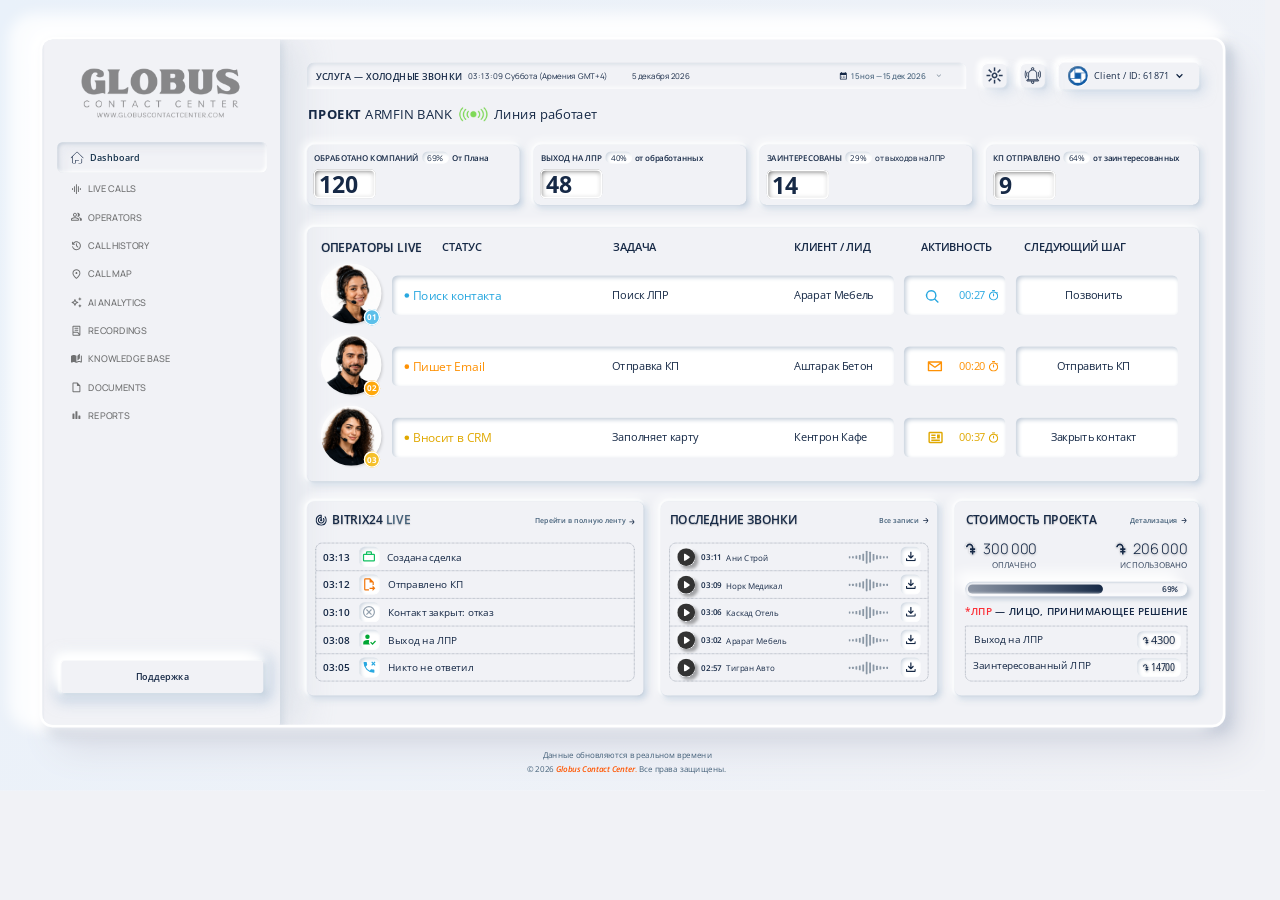
<file: board/index.html>
<!DOCTYPE html>
<html lang="ru">
<head>
<meta charset="utf-8">
<meta name="viewport" content="width=device-width, initial-scale=1">
<title>Globus — Холодные звонки 2</title>
<script>
// Resolve the theme before the first paint: a stored choice wins, otherwise the OS.
// Inline and ahead of the stylesheet, so no frame is ever painted in the wrong theme.
// The storage key is the landing's own, so when this board is embedded there the two
// share one choice and one toggle drives both.
// If anything here fails, no attribute is set and the board paints the accepted light
// theme - that is the point of the default, not an oversight.
(function(){try{var t=localStorage.getItem("theme");if(t!=="light"&&t!=="dark"){t=matchMedia("(prefers-color-scheme: light)").matches?"light":"dark";}document.documentElement.setAttribute("data-theme",t);}catch(e){}})();
</script>
<link rel="stylesheet" href="styles.css">
</head>
<body>

<!-- Шеф's own four-layer effect for the play arrow, exported from node 813:1305
     of frame 813:1114 and kept verbatim: two black drop shadows (dy 4, blur 2,
     alpha .54 and .25) and two black inner shadows (same offset and blur, alpha
     .25 each). The inner pair acts on the glyph's own outline, which no CSS
     box-shadow can address on a vector path - an SVG filter can, so the filter
     is what the dark theme hangs on the arrow. Draws nothing by itself. -->
<svg width="0" height="0" aria-hidden="true" focusable="false"
     style="position:absolute;width:0;height:0;overflow:hidden" xmlns="http://www.w3.org/2000/svg"><defs>
<filter id="lc-play-ddii" filterUnits="objectBoundingBox" x="-0.6" y="-0.6" width="2.2" height="2.2" color-interpolation-filters="sRGB">
<feFlood flood-opacity="0" result="BackgroundImageFix"/>
<feColorMatrix in="SourceAlpha" type="matrix" values="0 0 0 0 0 0 0 0 0 0 0 0 0 0 0 0 0 0 127 0" result="hardAlpha"/>
<feOffset dy="4"/>
<feGaussianBlur stdDeviation="2"/>
<feComposite in2="hardAlpha" operator="out"/>
<feColorMatrix type="matrix" values="0 0 0 0 0 0 0 0 0 0 0 0 0 0 0 0 0 0 0.54 0"/>
<feBlend mode="normal" in2="BackgroundImageFix" result="effect1_dropShadow_0_4"/>
<feColorMatrix in="SourceAlpha" type="matrix" values="0 0 0 0 0 0 0 0 0 0 0 0 0 0 0 0 0 0 127 0" result="hardAlpha"/>
<feOffset dy="4"/>
<feGaussianBlur stdDeviation="2"/>
<feComposite in2="hardAlpha" operator="out"/>
<feColorMatrix type="matrix" values="0 0 0 0 0 0 0 0 0 0 0 0 0 0 0 0 0 0 0.25 0"/>
<feBlend mode="normal" in2="effect1_dropShadow_0_4" result="effect2_dropShadow_0_4"/>
<feBlend mode="normal" in="SourceGraphic" in2="effect2_dropShadow_0_4" result="shape"/>
<feColorMatrix in="SourceAlpha" type="matrix" values="0 0 0 0 0 0 0 0 0 0 0 0 0 0 0 0 0 0 127 0" result="hardAlpha"/>
<feOffset dy="4"/>
<feGaussianBlur stdDeviation="2"/>
<feComposite in2="hardAlpha" operator="arithmetic" k2="-1" k3="1"/>
<feColorMatrix type="matrix" values="0 0 0 0 0 0 0 0 0 0 0 0 0 0 0 0 0 0 0.25 0"/>
<feBlend mode="normal" in2="shape" result="effect3_innerShadow_0_4"/>
<feColorMatrix in="SourceAlpha" type="matrix" values="0 0 0 0 0 0 0 0 0 0 0 0 0 0 0 0 0 0 127 0" result="hardAlpha"/>
<feOffset dy="4"/>
<feGaussianBlur stdDeviation="2"/>
<feComposite in2="hardAlpha" operator="arithmetic" k2="-1" k3="1"/>
<feColorMatrix type="matrix" values="0 0 0 0 0 0 0 0 0 0 0 0 0 0 0 0 0 0 0.25 0"/>
<feBlend mode="normal" in2="effect3_innerShadow_0_4" result="effect4_innerShadow_0_4"/>
</filter>
</defs></svg>

<!--
  STEP 2 — SKELETON ONLY.
  Every number below is live Figma data (remote MCP, file FAVORIT-1
  L74HqJy6UaXDIbU4d3Hjib, page "Холодные звонки 2", frame "1920w light" 683:2801).
  Nothing here is measured from an image or assumed.
-->

<!-- #stage: viewport-width host. Absorbs the scale transform, no horizontal scrollbar. -->
<div id="stage">

  <!-- #board = Figma frame 683:2801 "1920w light", 1920x1200, three-layer gradient background.
       clipsContent = false in Figma, so the board itself does not clip. -->
  <div id="board">

    <!-- .admin-dash = node 683:2802, frame-relative 60x56, 1800x1048,
         radius 20, 4px inside white stroke, fill #f1f2f6, 7-layer drop shadow. -->
    <div class="admin-dash">

      <!-- .plate-inner cancels the plate's 4px inside stroke, so every zone below
           can be positioned with plain plate-local coordinates from Figma. -->
      <div class="plate-inner">

      <!-- ================= ZONE ANCHORS (plan order, ЭТАП 3) =================
           Each zone is built, measured with Playwright, then frozen (MOS-07).
           Coordinates listed are frame-relative (origin = top-left of #board). -->

      <!-- ===== ZONE 1 — SIDEBAR · node 683:2803 · plate-local 7·4 · 358x1042 · FROZEN =====
           Coordinates are Figma localToParentSpace, read live from the remote MCP.
           Radius is 0 in the live file (the plate's own 20px radius clips the corner). -->
      <div class="dash-menu" role="navigation" aria-label="Основная навигация" data-node="683:2803">

        <!-- node 683:2804 — div.dash-logo: a genuinely EMPTY 358.39x90 frame in the
             design. The logo raster below is not in it; it bleeds up from the wrapper. -->
        <div class="dash-logo" data-node="683:2804"></div>

        <div class="dash-menu-wrapper" data-node="683:2805">

          <!-- node 683:2807 -> 683:2808 "Dashboard" — the active item.
               Recessed: 4 stacked inset shadows on an overlay pinned inset-0, exactly
               as Figma emits it. The foreign outbound href on this node was removed. -->
          <div class="menu-frame" data-node="683:2807">
            <div class="menu-active" data-node="683:2808" aria-current="page">
              <span class="menu-active__shadow" data-node="I683:2808;204:3679" aria-hidden="true"></span>
              <span class="menu-active__icon" data-node="I683:2808;204:3681"><svg class="ic ic--home" viewBox="0 0 20.0014 18.357" fill="none" xmlns="http://www.w3.org/2000/svg" aria-hidden="true" focusable="false"><g id="home-Group"><path id="home-Vector" d="M9.99748 1.14579C9.95982 1.18081 9.92744 1.21131 9.89506 1.24294C7.74706 3.36559 5.5983 5.48749 3.44879 7.60863C3.40925 7.64383 3.37799 7.68733 3.35722 7.73602C3.33646 7.78471 3.32671 7.83738 3.32868 7.89028C3.33194 10.7268 3.33294 13.5634 3.33169 16.4C3.33169 16.9064 3.61032 17.2792 4.06857 17.385C4.14594 17.4022 4.22501 17.4107 4.30428 17.4102C5.21348 17.412 6.12281 17.412 7.03227 17.4102C7.06089 17.4102 7.08988 17.4061 7.13958 17.4027V13.2785C7.13958 12.8843 7.31919 12.7039 7.71154 12.7035C9.23851 12.7035 10.7654 12.7035 12.2921 12.7035C12.3587 12.7019 12.4252 12.7077 12.4905 12.7208C12.601 12.745 12.699 12.8083 12.7664 12.8991C12.8338 12.9899 12.8662 13.102 12.8574 13.2147C12.8486 13.3275 12.7994 13.4332 12.7187 13.5125C12.6381 13.5918 12.5315 13.6392 12.4186 13.646C12.3689 13.6497 12.3184 13.646 12.268 13.646H8.10012C8.09748 13.7055 8.09297 13.7589 8.09297 13.8102C8.09297 15.1325 8.09297 16.4549 8.09297 17.7773C8.09297 18.1836 7.9224 18.3523 7.5131 18.3527C6.45881 18.3527 5.40225 18.341 4.3472 18.3557C3.24094 18.3711 2.36324 17.4896 2.37115 16.3796C2.3896 13.8723 2.37717 11.3649 2.37717 8.8576V8.68288C2.33199 8.72054 2.30187 8.74049 2.27965 8.76459C1.80447 9.23639 1.32815 9.70405 0.855975 10.1755C0.707997 10.3234 0.540439 10.3946 0.335604 10.3351C-0.0172082 10.2323 -0.11586 9.80232 0.155621 9.53197C0.547593 9.13962 0.944084 8.75179 1.33869 8.3617L9.61868 0.186385C9.86983 -0.0613747 10.1323 -0.0628808 10.3846 0.186385C12.8268 2.59872 15.2687 5.01142 17.7104 7.42451C18.3957 8.10227 19.0815 8.77915 19.7678 9.45516C19.8759 9.56172 19.9805 9.66828 19.9979 9.83169C20.0096 9.92558 19.9923 10.0208 19.9483 10.1046C19.9044 10.1884 19.8359 10.2567 19.752 10.3005C19.6589 10.3497 19.5524 10.3673 19.4485 10.3507C19.3446 10.334 19.2489 10.284 19.1759 10.2082C18.9006 9.94089 18.6295 9.66903 18.3565 9.39905L10.0882 1.226C10.0604 1.20002 10.0317 1.17629 9.99748 1.14579Z" fill="#162946"/><path id="home-Vector_2" d="M17.6212 13.954C17.6212 14.7801 17.6231 15.6062 17.6212 16.4323C17.6178 17.519 16.7875 18.3527 15.7031 18.3549C14.6059 18.3577 13.5088 18.3577 12.4118 18.3549C12.1264 18.3549 11.9189 18.1667 11.9084 17.9061C11.9025 17.7881 11.9415 17.6723 12.0176 17.582C12.0937 17.4916 12.2012 17.4335 12.3184 17.4192C12.3766 17.4132 12.4351 17.4109 12.4935 17.4125C13.5531 17.4125 14.6127 17.4125 15.6722 17.4125C16.1203 17.4125 16.4727 17.1824 16.6053 16.7923C16.6465 16.6613 16.6664 16.5245 16.6644 16.3872C16.6682 14.7143 16.6682 13.0414 16.6644 11.3683C16.6644 11.2301 16.6844 11.1029 16.7774 10.9948C16.8403 10.9215 16.9238 10.8687 17.0171 10.8435C17.1103 10.8182 17.209 10.8216 17.3004 10.8532C17.3961 10.8852 17.4789 10.9473 17.5363 11.0302C17.5937 11.1132 17.6227 11.2125 17.6189 11.3134C17.6214 12.1937 17.6222 13.0739 17.6212 13.954Z" fill="#162946"/></g></svg></span>
              <span class="menu-active__label" data-node="I683:2808;204:3692">Dashboard</span>
            </div>
          </div>

        <span class="menu-icon" style="left:40px;top:128px" data-node="683:2811"><svg class="ic ic--graphic-eq" viewBox="0 0 18 18" fill="none" xmlns="http://www.w3.org/2000/svg" aria-hidden="true" focusable="false"><g id="graphic-eq-ic-graphic_eq"><path id="graphic-eq-Vector" d="M5.25 12.75V5.25C5.25 5.0375 5.32187 4.85938 5.46562 4.71563C5.60937 4.57188 5.7875 4.5 6 4.5C6.2125 4.5 6.39062 4.57188 6.53437 4.71563C6.67812 4.85938 6.75 5.0375 6.75 5.25V12.75C6.75 12.9625 6.67812 13.1406 6.53437 13.2844C6.39062 13.4281 6.2125 13.5 6 13.5C5.7875 13.5 5.60937 13.4281 5.46562 13.2844C5.32187 13.1406 5.25 12.9625 5.25 12.75ZM8.25 15.75V2.25C8.25 2.0375 8.32188 1.85937 8.46563 1.71562C8.60938 1.57187 8.7875 1.5 9 1.5C9.2125 1.5 9.39063 1.57187 9.53438 1.71562C9.67813 1.85937 9.75 2.0375 9.75 2.25V15.75C9.75 15.9625 9.67813 16.1406 9.53438 16.2844C9.39063 16.4281 9.2125 16.5 9 16.5C8.7875 16.5 8.60938 16.4281 8.46563 16.2844C8.32188 16.1406 8.25 15.9625 8.25 15.75ZM2.25 9.75V8.25C2.25 8.0375 2.32187 7.85938 2.46562 7.71563C2.60937 7.57188 2.7875 7.5 3 7.5C3.2125 7.5 3.39062 7.57188 3.53437 7.71563C3.67812 7.85938 3.75 8.0375 3.75 8.25V9.75C3.75 9.9625 3.67812 10.1406 3.53437 10.2844C3.39062 10.4281 3.2125 10.5 3 10.5C2.7875 10.5 2.60937 10.4281 2.46562 10.2844C2.32187 10.1406 2.25 9.9625 2.25 9.75ZM11.25 12.75V5.25C11.25 5.0375 11.3219 4.85938 11.4656 4.71563C11.6094 4.57188 11.7875 4.5 12 4.5C12.2125 4.5 12.3906 4.57188 12.5344 4.71563C12.6781 4.85938 12.75 5.0375 12.75 5.25V12.75C12.75 12.9625 12.6781 13.1406 12.5344 13.2844C12.3906 13.4281 12.2125 13.5 12 13.5C11.7875 13.5 11.6094 13.4281 11.4656 13.2844C11.3219 13.1406 11.25 12.9625 11.25 12.75ZM14.25 9.75V8.25C14.25 8.0375 14.3219 7.85938 14.4656 7.71563C14.6094 7.57188 14.7875 7.5 15 7.5C15.2125 7.5 15.3906 7.57188 15.5344 7.71563C15.6781 7.85938 15.75 8.0375 15.75 8.25V9.75C15.75 9.9625 15.6781 10.1406 15.5344 10.2844C15.3906 10.4281 15.2125 10.5 15 10.5C14.7875 10.5 14.6094 10.4281 14.4656 10.2844C14.3219 10.1406 14.25 9.9625 14.25 9.75Z" fill="currentColor"/></g></svg></span>
        <span class="menu-label" style="left:67px;top:127px" data-node="683:2813">LIVE CALLS</span>
        <span class="menu-icon" style="left:40px;top:170px" data-node="683:2815"><svg class="ic ic--operators" viewBox="0 0 18 18" fill="none" xmlns="http://www.w3.org/2000/svg" aria-hidden="true" focusable="false"><g id="operators-Icons"><mask id="operators-mask0_0_63" style="mask-type:alpha" maskUnits="userSpaceOnUse" x="0" y="0" width="18" height="18"><rect id="operators-Bounding-box" width="18" height="18" fill="#93A1AF"/></mask><g mask="url(#operators-mask0_0_63)"><path id="operators-group" d="M1.5 15C1.2875 15 1.1095 14.928 0.966 14.784C0.822 14.6405 0.75 14.4625 0.75 14.25V12.9C0.75 12.475 0.8595 12.0842 1.0785 11.7277C1.297 11.3717 1.5875 11.1 1.95 10.9125C2.725 10.525 3.5125 10.2342 4.3125 10.0402C5.1125 9.84675 5.925 9.75 6.75 9.75C7.575 9.75 8.3875 9.84675 9.1875 10.0402C9.9875 10.2342 10.775 10.525 11.55 10.9125C11.9125 11.1 12.203 11.3717 12.4215 11.7277C12.6405 12.0842 12.75 12.475 12.75 12.9V14.25C12.75 14.4625 12.678 14.6405 12.534 14.784C12.3905 14.928 12.2125 15 12 15H1.5ZM13.8937 15C14.0062 14.9125 14.0937 14.803 14.1562 14.6715C14.2187 14.5405 14.25 14.3937 14.25 14.2312V12.75C14.25 12.2 14.097 11.6717 13.791 11.1652C13.4845 10.6592 13.05 10.225 12.4875 9.8625C13.125 9.9375 13.725 10.0655 14.2875 10.2465C14.85 10.428 15.375 10.65 15.8625 10.9125C16.3125 11.1625 16.6562 11.4405 16.8937 11.7465C17.1312 12.053 17.25 12.3875 17.25 12.75V14.25C17.25 14.4625 17.178 14.6405 17.034 14.784C16.8905 14.928 16.7125 15 16.5 15H13.8937ZM6.75 9C5.925 9 5.21875 8.70625 4.63125 8.11875C4.04375 7.53125 3.75 6.825 3.75 6C3.75 5.175 4.04375 4.46875 4.63125 3.88125C5.21875 3.29375 5.925 3 6.75 3C7.575 3 8.28125 3.29375 8.86875 3.88125C9.45625 4.46875 9.75 5.175 9.75 6C9.75 6.825 9.45625 7.53125 8.86875 8.11875C8.28125 8.70625 7.575 9 6.75 9ZM14.25 6C14.25 6.825 13.9563 7.53125 13.3688 8.11875C12.7813 8.70625 12.075 9 11.25 9C11.1125 9 10.9375 8.9845 10.725 8.9535C10.5125 8.922 10.3375 8.8875 10.2 8.85C10.5375 8.45 10.7968 8.00625 10.9778 7.51875C11.1593 7.03125 11.25 6.525 11.25 6C11.25 5.475 11.1593 4.96875 10.9778 4.48125C10.7968 3.99375 10.5375 3.55 10.2 3.15C10.375 3.0875 10.55 3.04675 10.725 3.02775C10.9 3.00925 11.075 3 11.25 3C12.075 3 12.7813 3.29375 13.3688 3.88125C13.9563 4.46875 14.25 5.175 14.25 6ZM2.25 13.5H11.25V12.9C11.25 12.7625 11.2157 12.6375 11.1472 12.525C11.0782 12.4125 10.9875 12.325 10.875 12.2625C10.2 11.925 9.51875 11.6717 8.83125 11.5027C8.14375 11.3342 7.45 11.25 6.75 11.25C6.05 11.25 5.35625 11.3342 4.66875 11.5027C3.98125 11.6717 3.3 11.925 2.625 12.2625C2.5125 12.325 2.422 12.4125 2.3535 12.525C2.2845 12.6375 2.25 12.7625 2.25 12.9V13.5ZM6.75 7.5C7.1625 7.5 7.51575 7.353 7.80975 7.059C8.10325 6.7655 8.25 6.4125 8.25 6C8.25 5.5875 8.10325 5.2345 7.80975 4.941C7.51575 4.647 7.1625 4.5 6.75 4.5C6.3375 4.5 5.9845 4.647 5.691 4.941C5.397 5.2345 5.25 5.5875 5.25 6C5.25 6.4125 5.397 6.7655 5.691 7.059C5.9845 7.353 6.3375 7.5 6.75 7.5Z" fill="currentColor"/></g></g></svg></span>
        <span class="menu-label" style="left:67px;top:170px" data-node="683:2816">OPERATORS</span>
        <span class="menu-icon" style="left:40px;top:214px" data-node="683:2818"><svg class="ic ic--history" viewBox="0 0 18 18" fill="none" xmlns="http://www.w3.org/2000/svg" aria-hidden="true" focusable="false"><g id="history-ic-history"><path id="history-Vector" d="M9 15.75C7.425 15.75 6.03125 15.2719 4.81875 14.3156C3.60625 13.3594 2.81875 12.1375 2.45625 10.65C2.40625 10.4625 2.44375 10.2906 2.56875 10.1344C2.69375 9.97813 2.8625 9.8875 3.075 9.8625C3.275 9.8375 3.45625 9.875 3.61875 9.975C3.78125 10.075 3.89375 10.225 3.95625 10.425C4.25625 11.55 4.875 12.4688 5.8125 13.1813C6.75 13.8938 7.8125 14.25 9 14.25C10.4625 14.25 11.7031 13.7406 12.7219 12.7219C13.7406 11.7031 14.25 10.4625 14.25 9C14.25 7.5375 13.7406 6.29687 12.7219 5.27812C11.7031 4.25937 10.4625 3.75 9 3.75C8.1375 3.75 7.33125 3.95 6.58125 4.35C5.83125 4.75 5.2 5.3 4.6875 6H6C6.2125 6 6.39062 6.07187 6.53437 6.21562C6.67812 6.35937 6.75 6.5375 6.75 6.75C6.75 6.9625 6.67812 7.14062 6.53437 7.28437C6.39062 7.42812 6.2125 7.5 6 7.5H3C2.7875 7.5 2.60937 7.42812 2.46562 7.28437C2.32187 7.14062 2.25 6.9625 2.25 6.75V3.75C2.25 3.5375 2.32187 3.35937 2.46562 3.21562C2.60937 3.07187 2.7875 3 3 3C3.2125 3 3.39062 3.07187 3.53437 3.21562C3.67812 3.35937 3.75 3.5375 3.75 3.75V4.7625C4.3875 3.9625 5.16562 3.34375 6.08437 2.90625C7.00312 2.46875 7.975 2.25 9 2.25C9.9375 2.25 10.8156 2.42812 11.6344 2.78437C12.4531 3.14062 13.1656 3.62187 13.7719 4.22812C14.3781 4.83437 14.8594 5.54687 15.2156 6.36562C15.5719 7.18437 15.75 8.0625 15.75 9C15.75 9.9375 15.5719 10.8156 15.2156 11.6344C14.8594 12.4531 14.3781 13.1656 13.7719 13.7719C13.1656 14.3781 12.4531 14.8594 11.6344 15.2156C10.8156 15.5719 9.9375 15.75 9 15.75ZM9.75 8.7L11.625 10.575C11.7625 10.7125 11.8313 10.8875 11.8313 11.1C11.8313 11.3125 11.7625 11.4875 11.625 11.625C11.4875 11.7625 11.3125 11.8313 11.1 11.8313C10.8875 11.8313 10.7125 11.7625 10.575 11.625L8.475 9.525C8.4 9.45 8.34375 9.36563 8.30625 9.27188C8.26875 9.17813 8.25 9.08125 8.25 8.98125V6C8.25 5.7875 8.32188 5.60937 8.46563 5.46562C8.60938 5.32187 8.7875 5.25 9 5.25C9.2125 5.25 9.39063 5.32187 9.53438 5.46562C9.67813 5.60937 9.75 5.7875 9.75 6V8.7Z" fill="currentColor"/></g></svg></span>
        <span class="menu-label" style="left:67px;top:213px" data-node="683:2820">CALL HISTORY</span>
        <span class="menu-icon" style="left:40px;top:257px" data-node="683:2822"><svg class="ic ic--call-map" viewBox="0 0 18 18" fill="none" xmlns="http://www.w3.org/2000/svg" aria-hidden="true" focusable="false"><g id="call-map-Icons"><mask id="call-map-mask0_0_73" style="mask-type:alpha" maskUnits="userSpaceOnUse" x="0" y="0" width="18" height="18"><rect id="call-map-Bounding-box" width="18" height="18" fill="#93A1AF"/></mask><g mask="url(#call-map-mask0_0_73)"><path id="call-map-location_on" d="M8.99993 9C9.41243 9 9.76568 8.853 10.0597 8.559C10.3532 8.2655 10.4999 7.9125 10.4999 7.5C10.4999 7.0875 10.3532 6.73425 10.0597 6.44025C9.76568 6.14675 9.41243 6 8.99993 6C8.58743 6 8.23443 6.14675 7.94093 6.44025C7.64693 6.73425 7.49993 7.0875 7.49993 7.5C7.49993 7.9125 7.64693 8.2655 7.94093 8.559C8.23443 8.853 8.58743 9 8.99993 9ZM8.99993 14.5125C10.5249 13.1125 11.6562 11.8405 12.3937 10.6965C13.1312 9.553 13.4999 8.5375 13.4999 7.65C13.4999 6.2875 13.0654 5.17175 12.1964 4.30275C11.3279 3.43425 10.2624 3 8.99993 3C7.73743 3 6.67168 3.43425 5.80268 4.30275C4.93418 5.17175 4.49993 6.2875 4.49993 7.65C4.49993 8.5375 4.86868 9.553 5.60618 10.6965C6.34368 11.8405 7.47493 13.1125 8.99993 14.5125ZM8.99993 16.2187C8.89993 16.2187 8.79993 16.2 8.69993 16.1625C8.59993 16.125 8.51243 16.075 8.43743 16.0125C6.61243 14.4 5.24993 12.9032 4.34993 11.5222C3.44993 10.1407 2.99993 8.85 2.99993 7.65C2.99993 5.775 3.60318 4.28125 4.80968 3.16875C6.01568 2.05625 7.41243 1.5 8.99993 1.5C10.5874 1.5 11.9842 2.05625 13.1902 3.16875C14.3967 4.28125 14.9999 5.775 14.9999 7.65C14.9999 8.85 14.5499 10.1407 13.6499 11.5222C12.7499 12.9032 11.3874 14.4 9.56243 16.0125C9.48743 16.075 9.39993 16.125 9.29993 16.1625C9.19993 16.2 9.09993 16.2187 8.99993 16.2187Z" fill="currentColor"/></g></g></svg></span>
        <span class="menu-label" style="left:67px;top:256px" data-node="683:2823">CALL MAP</span>
        <span class="menu-icon" style="left:40px;top:300px" data-node="683:2825"><svg class="ic ic--auto-awesome" viewBox="0 0 18 18" fill="none" xmlns="http://www.w3.org/2000/svg" aria-hidden="true" focusable="false"><g id="auto-awesome-ic-auto_awesome"><path id="auto-awesome-Vector" d="M13.2375 4.7625L11.925 4.1625C11.85 4.125 11.7969 4.075 11.7656 4.0125C11.7344 3.95 11.7188 3.8875 11.7188 3.825C11.7188 3.7625 11.7344 3.7 11.7656 3.6375C11.7969 3.575 11.85 3.525 11.925 3.4875L13.2375 2.8875L13.8375 1.575C13.875 1.5 13.925 1.44375 13.9875 1.40625C14.05 1.36875 14.1125 1.35 14.175 1.35C14.2375 1.35 14.3 1.36875 14.3625 1.40625C14.425 1.44375 14.475 1.5 14.5125 1.575L15.1125 2.8875L16.425 3.4875C16.5 3.525 16.5563 3.575 16.5938 3.6375C16.6313 3.7 16.65 3.7625 16.65 3.825C16.65 3.8875 16.6313 3.95 16.5938 4.0125C16.5563 4.075 16.5 4.125 16.425 4.1625L15.1125 4.7625L14.5125 6.075C14.475 6.15 14.425 6.20313 14.3625 6.23438C14.3 6.26563 14.2375 6.28125 14.175 6.28125C14.1125 6.28125 14.05 6.26563 13.9875 6.23438C13.925 6.20313 13.875 6.15 13.8375 6.075L13.2375 4.7625ZM4.875 10.875L1.875 9.50625C1.7625 9.45625 1.68125 9.38438 1.63125 9.29063C1.58125 9.19688 1.55625 9.1 1.55625 9C1.55625 8.9 1.58125 8.80313 1.63125 8.70938C1.68125 8.61563 1.7625 8.54375 1.875 8.49375L4.875 7.125L6.24375 4.125C6.29375 4.0125 6.36563 3.93125 6.45938 3.88125C6.55313 3.83125 6.65 3.80625 6.75 3.80625C6.85 3.80625 6.94688 3.83125 7.04063 3.88125C7.13438 3.93125 7.20625 4.0125 7.25625 4.125L8.625 7.125L11.625 8.49375C11.7375 8.54375 11.8188 8.61563 11.8688 8.70938C11.9188 8.80313 11.9438 8.9 11.9438 9C11.9438 9.1 11.9188 9.19688 11.8688 9.29063C11.8188 9.38438 11.7375 9.45625 11.625 9.50625L8.625 10.875L7.25625 13.875C7.20625 13.9875 7.13438 14.0688 7.04063 14.1188C6.94688 14.1688 6.85 14.1938 6.75 14.1938C6.65 14.1938 6.55313 14.1688 6.45938 14.1188C6.36563 14.0688 6.29375 13.9875 6.24375 13.875L4.875 10.875ZM6.75 11.3625L7.5 9.75L9.1125 9L7.5 8.25L6.75 6.6375L6 8.25L4.3875 9L6 9.75L6.75 11.3625ZM13.3125 15.1875L12 14.5875C11.925 14.55 11.8688 14.5 11.8313 14.4375C11.7938 14.375 11.775 14.3125 11.775 14.25C11.775 14.1875 11.7938 14.125 11.8313 14.0625C11.8688 14 11.925 13.95 12 13.9125L13.3125 13.3125L13.9125 12C13.95 11.925 14 11.8688 14.0625 11.8313C14.125 11.7938 14.1875 11.775 14.25 11.775C14.3125 11.775 14.375 11.7938 14.4375 11.8313C14.5 11.8688 14.55 11.925 14.5875 12L15.1875 13.3125L16.5 13.9125C16.575 13.95 16.6313 14 16.6688 14.0625C16.7063 14.125 16.725 14.1875 16.725 14.25C16.725 14.3125 16.7063 14.375 16.6688 14.4375C16.6313 14.5 16.575 14.55 16.5 14.5875L15.1875 15.1875L14.5875 16.5C14.55 16.575 14.5 16.6313 14.4375 16.6688C14.375 16.7063 14.3125 16.725 14.25 16.725C14.1875 16.725 14.125 16.7063 14.0625 16.6688C14 16.6313 13.95 16.575 13.9125 16.5L13.3125 15.1875Z" fill="currentColor"/></g></svg></span>
        <span class="menu-label" style="left:67px;top:299px" data-node="683:2827">AI ANALYTICS</span>
        <span class="menu-icon" style="left:40px;top:343px" data-node="683:2829"><svg class="ic ic--lab-profile" viewBox="0 0 18 18" fill="none" xmlns="http://www.w3.org/2000/svg" aria-hidden="true" focusable="false"><g id="lab-profile-ic-lab_profile"><path id="lab-profile-Vector" d="M6.75 9C6.5375 9 6.35938 8.92813 6.21563 8.78438C6.07188 8.64063 6 8.4625 6 8.25C6 8.0375 6.07188 7.85938 6.21563 7.71563C6.35938 7.57188 6.5375 7.5 6.75 7.5H11.25C11.4625 7.5 11.6406 7.57188 11.7844 7.71563C11.9281 7.85938 12 8.0375 12 8.25C12 8.4625 11.9281 8.64063 11.7844 8.78438C11.6406 8.92813 11.4625 9 11.25 9H6.75ZM6.75 6C6.5375 6 6.35938 5.92813 6.21563 5.78438C6.07188 5.64063 6 5.4625 6 5.25C6 5.0375 6.07188 4.85938 6.21563 4.71563C6.35938 4.57188 6.5375 4.5 6.75 4.5H11.25C11.4625 4.5 11.6406 4.57188 11.7844 4.71563C11.9281 4.85938 12 5.0375 12 5.25C12 5.4625 11.9281 5.64063 11.7844 5.78438C11.6406 5.92813 11.4625 6 11.25 6H6.75ZM4.5 10.5H10.125C10.4875 10.5 10.825 10.5781 11.1375 10.7344C11.45 10.8906 11.7125 11.1125 11.925 11.4L13.5 13.4625V3H4.5V10.5ZM4.5 15H12.7875L10.7438 12.3188C10.6688 12.2188 10.5781 12.1406 10.4719 12.0844C10.3656 12.0281 10.25 12 10.125 12H4.5V15ZM13.5 16.5H4.5C4.0875 16.5 3.73438 16.3531 3.44063 16.0594C3.14687 15.7656 3 15.4125 3 15V3C3 2.5875 3.14687 2.23437 3.44063 1.94062C3.73438 1.64687 4.0875 1.5 4.5 1.5H13.5C13.9125 1.5 14.2656 1.64687 14.5594 1.94062C14.8531 2.23437 15 2.5875 15 3V15C15 15.4125 14.8531 15.7656 14.5594 16.0594C14.2656 16.3531 13.9125 16.5 13.5 16.5Z" fill="currentColor"/></g></svg></span>
        <span class="menu-label" style="left:67px;top:342px" data-node="683:2831">RECORDINGS</span>
        <span class="menu-icon" style="left:40px;top:386px" data-node="683:2833"><svg class="ic ic--knowledge" viewBox="0 0 18 18" fill="none" xmlns="http://www.w3.org/2000/svg" aria-hidden="true" focusable="false"><g id="knowledge-Icons"><mask id="knowledge-mask0_0_48" style="mask-type:alpha" maskUnits="userSpaceOnUse" x="0" y="0" width="18" height="18"><rect id="knowledge-Bounding-box" width="18" height="18" fill="#93A1AF"/></mask><g mask="url(#knowledge-mask0_0_48)"><path id="knowledge-auto_stories" d="M9 14.6625C8.8625 14.6625 8.72825 14.6438 8.59725 14.6063C8.46575 14.5688 8.34375 14.5188 8.23125 14.4563C7.71875 14.1438 7.18125 13.9063 6.61875 13.7438C6.05625 13.5813 5.475 13.5 4.875 13.5C4.35 13.5 3.8345 13.5688 3.3285 13.7063C2.822 13.8438 2.3375 14.0375 1.875 14.2875C1.6125 14.425 1.3595 14.4188 1.116 14.2688C0.872 14.1188 0.75 13.9 0.75 13.6125V4.575C0.75 4.4375 0.7845 4.30625 0.8535 4.18125C0.922 4.05625 1.025 3.9625 1.1625 3.9C1.7375 3.6 2.3375 3.375 2.9625 3.225C3.5875 3.075 4.225 3 4.875 3C5.6 3 6.3095 3.09375 7.0035 3.28125C7.697 3.46875 8.3625 3.75 9 4.125V13.2C9.6375 12.8 10.3063 12.5 11.0063 12.3C11.7063 12.1 12.4125 12 13.125 12C13.575 12 14.0158 12.0375 14.4473 12.1125C14.8783 12.1875 15.3125 12.3 15.75 12.45V3.45C15.9375 3.5125 16.122 3.578 16.3035 3.6465C16.4845 3.7155 16.6625 3.8 16.8375 3.9C16.975 3.9625 17.0783 4.05625 17.1473 4.18125C17.2158 4.30625 17.25 4.4375 17.25 4.575V13.6125C17.25 13.9 17.1283 14.1188 16.8848 14.2688C16.6408 14.4188 16.3875 14.425 16.125 14.2875C15.6625 14.0375 15.178 13.8438 14.6715 13.7063C14.1655 13.5688 13.65 13.5 13.125 13.5C12.525 13.5 11.9438 13.5813 11.3813 13.7438C10.8188 13.9063 10.2812 14.1438 9.76875 14.4563C9.65625 14.5188 9.5345 14.5688 9.4035 14.6063C9.272 14.6438 9.1375 14.6625 9 14.6625ZM11.1187 10.6875C10.9937 10.8 10.8595 10.8217 10.716 10.7527C10.572 10.6842 10.5 10.5688 10.5 10.4062V4.275C10.5 4.25 10.5375 4.1625 10.6125 4.0125L13.6125 1.0125C13.7375 0.8875 13.875 0.85625 14.025 0.91875C14.175 0.98125 14.25 1.1 14.25 1.275V7.70625C14.25 7.75625 14.2063 7.85 14.1188 7.9875L11.1187 10.6875Z" fill="currentColor"/></g></g></svg></span>
        <span class="menu-label" style="left:67px;top:385px" data-node="683:2834">KNOWLEDGE BASE</span>
        <span class="menu-icon" style="left:40px;top:429px" data-node="683:2836"><svg class="ic ic--documents" viewBox="0 0 18 18" fill="none" xmlns="http://www.w3.org/2000/svg" aria-hidden="true" focusable="false"><g id="documents-Icons"><mask id="documents-mask0_0_42" style="mask-type:alpha" maskUnits="userSpaceOnUse" x="0" y="0" width="18" height="18"><rect id="documents-Bounding-box" width="18" height="18" fill="#93A1AF"/></mask><g mask="url(#documents-mask0_0_42)"><path id="documents-draft" d="M4.5 16.5C4.0875 16.5 3.7345 16.3532 3.441 16.0597C3.147 15.7657 3 15.4125 3 15V3C3 2.5875 3.147 2.23425 3.441 1.94025C3.7345 1.64675 4.0875 1.5 4.5 1.5H9.88125C10.0812 1.5 10.272 1.5375 10.4535 1.6125C10.6345 1.6875 10.7937 1.79375 10.9312 1.93125L14.5687 5.56875C14.7062 5.70625 14.8125 5.8655 14.8875 6.0465C14.9625 6.228 15 6.41875 15 6.61875V15C15 15.4125 14.8532 15.7657 14.5597 16.0597C14.2657 16.3532 13.9125 16.5 13.5 16.5H4.5ZM9.75 6V3H4.5V15H13.5V6.75H10.5C10.2875 6.75 10.1095 6.678 9.966 6.534C9.822 6.3905 9.75 6.2125 9.75 6Z" fill="currentColor"/></g></g></svg></span>
        <span class="menu-label" style="left:67px;top:428px" data-node="683:2837">DOCUMENTS</span>
        <span class="menu-icon" style="left:40px;top:471px" data-node="683:2839"><svg class="ic ic--bar-chart" viewBox="0 0 18 18" fill="none" xmlns="http://www.w3.org/2000/svg" aria-hidden="true" focusable="false"><g id="bar-chart-ic-bar_chart"><path id="bar-chart-Vector" d="M12.75 15C12.5375 15 12.3594 14.9281 12.2156 14.7844C12.0719 14.6406 12 14.4625 12 14.25V10.5C12 10.2875 12.0719 10.1094 12.2156 9.96563C12.3594 9.82188 12.5375 9.75 12.75 9.75H14.25C14.4625 9.75 14.6406 9.82188 14.7844 9.96563C14.9281 10.1094 15 10.2875 15 10.5V14.25C15 14.4625 14.9281 14.6406 14.7844 14.7844C14.6406 14.9281 14.4625 15 14.25 15H12.75ZM8.25 15C8.0375 15 7.85938 14.9281 7.71563 14.7844C7.57188 14.6406 7.5 14.4625 7.5 14.25V3.75C7.5 3.5375 7.57188 3.35938 7.71563 3.21563C7.85938 3.07188 8.0375 3 8.25 3H9.75C9.9625 3 10.1406 3.07188 10.2844 3.21563C10.4281 3.35938 10.5 3.5375 10.5 3.75V14.25C10.5 14.4625 10.4281 14.6406 10.2844 14.7844C10.1406 14.9281 9.9625 15 9.75 15H8.25ZM3.75 15C3.5375 15 3.35938 14.9281 3.21563 14.7844C3.07188 14.6406 3 14.4625 3 14.25V7.5C3 7.2875 3.07188 7.10938 3.21563 6.96563C3.35938 6.82188 3.5375 6.75 3.75 6.75H5.25C5.4625 6.75 5.64063 6.82188 5.78438 6.96563C5.92813 7.10938 6 7.2875 6 7.5V14.25C6 14.4625 5.92813 14.6406 5.78438 14.7844C5.64063 14.9281 5.4625 15 5.25 15H3.75Z" fill="currentColor"/></g></svg></span>
        <span class="menu-label" style="left:67px;top:471px" data-node="683:2841">REPORTS</span>

          <!-- node 683:2842 — logo-globus-light 1: a RECTANGLE with an IMAGE fill
               (scaleMode FILL). Exported raster, kept raster: it is artwork, not a
               redrawable vector. Displayed at its design size 262x91; it sits at
               wrapper-local y -54, i.e. it bleeds upward into the logo frame's band. -->
          <img class="dash-logo-img dash-on-light" data-node="683:2842"
               src="assets/logo-globus-light.png" alt="Globus" width="262" height="91"
               decoding="async"><img class="dash-logo-img dash-on-dark"
               src="assets/logo-globus-dark.png" alt="" aria-hidden="true"
               width="262" height="91" decoding="async">
        </div>

        <!-- node 683:2843 -> 683:2844 — the Поддержка button.
             7 stacked outer shadows + 1 inset, on an overlay the size of the button.
             The foreign outbound href on its label was removed. -->
        <div class="logout-wrap" data-node="683:2843">
          <div class="support" data-node="683:2844">
            <span class="support__shadow" data-node="I683:2844;204:3566" aria-hidden="true"></span>
            <span class="support__label" data-node="I683:2844;204:3567">Поддержка</span>
          </div>
        </div>

      </div><!-- /.dash-menu -->
      <!-- ===== ZONE 2 — TOPBAR · FROZEN =====================================
           Coordinates are plate-local (Figma frameRelative minus the plate origin),
           read live from the remote MCP. div.dash-topbar is an empty frame in the
           design: the content is a separate group drawn over it, reproduced here
           in the design's own paint order.
           Three link wrappers (683:3191 / 683:3198 / 683:3204) carried outbound
           links to the imported template — all three are removed. -->

      <!-- node 683:3257 — the topbar frame itself: empty in the design, no fill,
           no shadow. Kept so the tree stays auditable. -->
      <div class="dash-topbar" data-node="683:3257"></div>

      <!-- ---- search bar: node 683:3173 -> 683:3174 ------------------------- -->
      <div class="searchbar" data-node="683:3173">
        <div class="search-input" data-node="683:3174">
          <span class="search-input__shadow" data-node="I683:3174:shadow" aria-hidden="true"></span>

          <!-- 683:3187 — line-height comes from a variable named --opacity/30 in
               the design; the real resolved value is 30px and that is what is pinned. -->
          <span class="tb-service" data-node="683:3187">Услуга — Холодные звонки</span>

          <!-- 683:3183 Group 323 — clock / weekday / date, three separate nodes -->
          <span class="tb-clock"   data-node="683:3184" data-cc="clock">11:24:35</span>
          <span class="tb-weekday" data-node="683:3186" data-cc="weekday">Пятница (Армения  GMT+4)</span>
          <span class="tb-date"    data-node="683:3185" data-cc="date">25 июля 2026</span>

          <!-- 683:3178 Group 203 — the date-range chip -->
          <span class="tb-cal-icon"     data-node="683:3180"><svg class="ic" viewBox="0 0 14 14" fill="none" xmlns="http://www.w3.org/2000/svg" aria-hidden="true" focusable="false"><g id="tb-calendar-Icons"><mask id="tb-calendar-mask0_0_17" style="mask-type:alpha" maskUnits="userSpaceOnUse" x="0" y="0" width="14" height="14"><rect id="tb-calendar-Bounding-box" width="14" height="14" fill="#8A97A5"/></mask><g mask="url(#tb-calendar-mask0_0_17)"><path id="tb-calendar-calendar_month" d="M7 8.16667C6.83472 8.16667 6.69628 8.11067 6.58467 7.99867C6.47267 7.88706 6.41667 7.74861 6.41667 7.58333C6.41667 7.41806 6.47267 7.27942 6.58467 7.16742C6.69628 7.05581 6.83472 7 7 7C7.16528 7 7.30392 7.05581 7.41592 7.16742C7.52753 7.27942 7.58333 7.41806 7.58333 7.58333C7.58333 7.74861 7.52753 7.88706 7.41592 7.99867C7.30392 8.11067 7.16528 8.16667 7 8.16667ZM4.66667 8.16667C4.50139 8.16667 4.36275 8.11067 4.25075 7.99867C4.13914 7.88706 4.08333 7.74861 4.08333 7.58333C4.08333 7.41806 4.13914 7.27942 4.25075 7.16742C4.36275 7.05581 4.50139 7 4.66667 7C4.83194 7 4.97058 7.05581 5.08258 7.16742C5.19419 7.27942 5.25 7.41806 5.25 7.58333C5.25 7.74861 5.19419 7.88706 5.08258 7.99867C4.97058 8.11067 4.83194 8.16667 4.66667 8.16667ZM9.33333 8.16667C9.16806 8.16667 9.02961 8.11067 8.918 7.99867C8.806 7.88706 8.75 7.74861 8.75 7.58333C8.75 7.41806 8.806 7.27942 8.918 7.16742C9.02961 7.05581 9.16806 7 9.33333 7C9.49861 7 9.63706 7.05581 9.74867 7.16742C9.86067 7.27942 9.91667 7.41806 9.91667 7.58333C9.91667 7.74861 9.86067 7.88706 9.74867 7.99867C9.63706 8.11067 9.49861 8.16667 9.33333 8.16667ZM7 10.5C6.83472 10.5 6.69628 10.444 6.58467 10.332C6.47267 10.2204 6.41667 10.0819 6.41667 9.91667C6.41667 9.75139 6.47267 9.61294 6.58467 9.50133C6.69628 9.38933 6.83472 9.33333 7 9.33333C7.16528 9.33333 7.30392 9.38933 7.41592 9.50133C7.52753 9.61294 7.58333 9.75139 7.58333 9.91667C7.58333 10.0819 7.52753 10.2204 7.41592 10.332C7.30392 10.444 7.16528 10.5 7 10.5ZM4.66667 10.5C4.50139 10.5 4.36275 10.444 4.25075 10.332C4.13914 10.2204 4.08333 10.0819 4.08333 9.91667C4.08333 9.75139 4.13914 9.61294 4.25075 9.50133C4.36275 9.38933 4.50139 9.33333 4.66667 9.33333C4.83194 9.33333 4.97058 9.38933 5.08258 9.50133C5.19419 9.61294 5.25 9.75139 5.25 9.91667C5.25 10.0819 5.19419 10.2204 5.08258 10.332C4.97058 10.444 4.83194 10.5 4.66667 10.5ZM9.33333 10.5C9.16806 10.5 9.02961 10.444 8.918 10.332C8.806 10.2204 8.75 10.0819 8.75 9.91667C8.75 9.75139 8.806 9.61294 8.918 9.50133C9.02961 9.38933 9.16806 9.33333 9.33333 9.33333C9.49861 9.33333 9.63706 9.38933 9.74867 9.50133C9.86067 9.61294 9.91667 9.75139 9.91667 9.91667C9.91667 10.0819 9.86067 10.2204 9.74867 10.332C9.63706 10.444 9.49861 10.5 9.33333 10.5ZM2.91667 12.8333C2.59583 12.8333 2.32108 12.7192 2.09242 12.4909C1.86414 12.2622 1.75 11.9875 1.75 11.6667V3.5C1.75 3.17917 1.86414 2.90461 2.09242 2.67633C2.32108 2.44767 2.59583 2.33333 2.91667 2.33333H3.5V1.75C3.5 1.58472 3.55581 1.44608 3.66742 1.33408C3.77942 1.22247 3.91806 1.16667 4.08333 1.16667C4.24861 1.16667 4.38725 1.22247 4.49925 1.33408C4.61086 1.44608 4.66667 1.58472 4.66667 1.75V2.33333H9.33333V1.75C9.33333 1.58472 9.38933 1.44608 9.50133 1.33408C9.61294 1.22247 9.75139 1.16667 9.91667 1.16667C10.0819 1.16667 10.2204 1.22247 10.332 1.33408C10.444 1.44608 10.5 1.58472 10.5 1.75V2.33333H11.0833C11.4042 2.33333 11.6789 2.44767 11.9076 2.67633C12.1359 2.90461 12.25 3.17917 12.25 3.5V11.6667C12.25 11.9875 12.1359 12.2622 11.9076 12.4909C11.6789 12.7192 11.4042 12.8333 11.0833 12.8333H2.91667ZM2.91667 11.6667H11.0833V5.83333H2.91667V11.6667Z" fill="#162946"/></g></g></svg></span>
          <span class="tb-range"        data-node="683:3181" data-cc="range">25 июл — 25 июл 2026</span>
          <span class="tb-range-chevron" data-node="683:3182"><svg class="ic" viewBox="0 0 14 14" fill="none" xmlns="http://www.w3.org/2000/svg" aria-hidden="true" focusable="false"><g id="tb-chevron-down-Icons"><mask id="tb-chevron-down-mask0_0_11" style="mask-type:alpha" maskUnits="userSpaceOnUse" x="0" y="0" width="14" height="14"><rect id="tb-chevron-down-Bounding-box" width="14" height="14" fill="#8A97A5"/></mask><g mask="url(#tb-chevron-down-mask0_0_11)"><path id="tb-chevron-down-keyboard_arrow_down" d="M7.00003 8.73541C6.92225 8.73541 6.847 8.72083 6.77428 8.69166C6.70117 8.66249 6.64031 8.6236 6.5917 8.57499L3.90836 5.89166C3.80142 5.78472 3.74795 5.6486 3.74795 5.48333C3.74795 5.31805 3.80142 5.18194 3.90836 5.07499C4.01531 4.96805 4.15142 4.91458 4.3167 4.91458C4.48197 4.91458 4.61808 4.96805 4.72503 5.07499L7.00003 7.34999L9.27503 5.07499C9.38197 4.96805 9.51808 4.91458 9.68336 4.91458C9.84864 4.91458 9.98475 4.96805 10.0917 5.07499C10.1986 5.18194 10.2521 5.31805 10.2521 5.48333C10.2521 5.6486 10.1986 5.78472 10.0917 5.89166L7.40836 8.57499C7.35003 8.63333 7.28683 8.67455 7.21878 8.69866C7.15072 8.72316 7.07781 8.73541 7.00003 8.73541Z" fill="#8A97A5"/></g></g></svg></span>
        </div>
        <!-- 683:3188 — the search button box. Empty in the design: no glyph, no fill. -->
        <div class="search-button" data-node="683:3188"></div>
      </div>

      <!-- ---- right-hand controls, in the design's paint order --------------- -->

      <!-- 683:3189 -> 683:3194 -> 683:3195: the "Client / ID" control.
           Component 5 is 214 wide inside a 170-wide box and deliberately overflows
           it to the right; the box does not clip, so the real width is used here. -->
      <div class="status-bar" data-node="683:3189">
        <div class="status-bar__linkbox" data-node="683:3190">
          <!-- 683:3191 — empty in the design; only carried the outbound link. -->
          <div class="topbar-linkbox" data-node="683:3191"></div>
        </div>
        <div class="dropdown-box" data-node="683:3194">
          <div class="client" data-node="683:3195">
            <span class="client__shadow" data-node="I683:3195;204:3709" aria-hidden="true"></span>
            <span class="client__avatar" data-node="I683:3195;204:3711">
              <img src="assets/tb-avatar.png" alt="" decoding="async">
              <span class="client__avatar-inset" aria-hidden="true"></span>
            </span>
            <span class="client__name" data-node="I683:3195;204:3713">Client / ID: 61871</span>
            <span class="client__chevron" data-node="I683:3195;204:3716"><svg class="ic" viewBox="0 0 14 14" fill="none" xmlns="http://www.w3.org/2000/svg" aria-hidden="true" focusable="false"><g id="tb-dd-chevron-Component-4"><path id="tb-dd-chevron-Vector" d="M10.9922 9.89844L7.20508 6.11133L3.4043 9.89844L2.14648 8.64062L7.19141 3.33594L12.25 8.64062L10.9922 9.89844Z" fill="#162946"/></g></svg></span>
          </div>
        </div>
      </div>

      <!-- 683:3196 Group 297 — the theme (sun) control -->
      <div class="tb-cell-linkbox" data-node="683:3197">
        <!-- 683:3198 — empty in the design; only carried the outbound link. -->
        <div class="topbar-linkbox" data-node="683:3198"></div>
      </div>
      <span class="tb-cell tb-cell--sun" data-node="683:3201" aria-hidden="true"></span>
      <!-- 683:3202 is a TEXT node holding U+263C. That glyph is in none of the three
           shipped fonts, so it is NOT typed as a character here. This is Figma's own
           render of that node, exported as vector and placed at the exact ink box
           the file reports (absoluteRenderBounds). -->
      <button class="tb-sun" id="theme-toggle" type="button" data-node="683:3202" aria-pressed="false" aria-label="Включить тёмную тему"><svg class="ic dash-on-light" viewBox="0 0 25.0568 25.0568" fill="none" xmlns="http://www.w3.org/2000/svg" aria-hidden="true" focusable="false"><path id="tb-sun-glyph-label" opacity="0.9" d="M12.5284 17.0227C11.6998 17.0227 10.9441 16.8206 10.2614 16.4162C9.58522 16.0118 9.04497 15.4683 8.64061 14.7855C8.24289 14.1028 8.04071 13.3504 8.03408 12.5284C8.02745 11.6998 8.22631 10.9475 8.63067 10.2713C9.03503 9.58855 9.57859 9.04499 10.2614 8.64063C10.9441 8.23628 11.6998 8.0341 12.5284 8.0341C13.3504 8.0341 14.1027 8.23628 14.7855 8.64063C15.4683 9.04499 16.0118 9.58855 16.4162 10.2713C16.8272 10.9475 17.0293 11.6998 17.0227 12.5284C17.0161 13.3504 16.8106 14.1028 16.4062 14.7855C16.0019 15.4683 15.4583 16.0118 14.7756 16.4162C14.0994 16.8206 13.3504 17.0227 12.5284 17.0227ZM12.5284 14.6264C12.9129 14.6264 13.2642 14.5336 13.5824 14.348C13.9072 14.1558 14.1624 13.9006 14.348 13.5824C14.5402 13.2642 14.633 12.9129 14.6264 12.5284C14.6264 12.1373 14.5303 11.7827 14.3381 11.4645C14.1458 11.1463 13.8906 10.8944 13.5724 10.7088C13.2609 10.5232 12.9129 10.4304 12.5284 10.4304C12.1373 10.4304 11.7827 10.5232 11.4645 10.7088C11.1529 10.8944 10.901 11.1463 10.7088 11.4645C10.5232 11.7827 10.4304 12.1373 10.4304 12.5284C10.4238 12.9129 10.5132 13.2642 10.6989 13.5824C10.8911 13.9006 11.1463 14.1558 11.4645 14.348C11.7827 14.5336 12.1373 14.6264 12.5284 14.6264ZM11.4048 6.04546V7.86781e-06H13.652V6.04546H11.4048ZM17.8977 8.75001L16.3068 7.1591L20.6023 2.86364L22.1932 4.45455L17.8977 8.75001ZM19.0114 13.652V11.4048H25.0568V13.652H19.0114ZM20.6023 22.1932L16.3068 17.8977L17.8977 16.3068L22.1932 20.6023L20.6023 22.1932ZM11.4048 25.0568V19.0114H13.652V25.0568H11.4048ZM4.45453 22.1932L2.86363 20.6023L7.15908 16.3068L8.74999 17.8977L4.45453 22.1932ZM-1.11163e-05 13.652V11.4048H6.04544V13.652H-1.11163e-05ZM7.15908 8.75001L2.86363 4.45455L4.45453 2.86364L8.74999 7.1591L7.15908 8.75001Z" fill="#162946"/></svg><svg class="ic dash-on-dark" viewBox="0 0 25.0568 25.0568" fill="none" xmlns="http://www.w3.org/2000/svg" aria-hidden="true" focusable="false"><path id="tb-moon-glyph" fill="currentColor" fill-rule="evenodd" clip-rule="evenodd" opacity="0.9" d="M 19.1948 3.6088 A 9.8361 9.8361 0 1 0 19.1948 22.0083 L 19.1948 20.0354 A 7.2445 7.2445 0 1 1 19.1948 5.5818 Z M 15.4169 4.5846 A 8.2293 8.2293 0 0 0 15.4169 21.0325 A 8.8512 8.8512 0 0 1 15.4169 4.5846 Z"/></svg></button>

      <!-- 683:3203 -> 683:3204 -> 683:3205 -> 683:3206 — the bell.
           683:3208 (its raised cell) paints AFTER the glyph in the design; its fill is
           white at 0.2% opacity, so the glyph stays visible through it. Order kept. -->
      <div class="tb-cell-linkbox tb-cell-linkbox--bell" data-node="683:3203">
        <div class="topbar-linkbox" data-node="683:3204">
          <div class="tb-bell-clip" data-node="683:3205">
            <span class="tb-bell" data-node="683:3206"><svg class="ic" viewBox="0 0 25 25.2047" fill="none" xmlns="http://www.w3.org/2000/svg" aria-hidden="true" focusable="false"><path id="tb-bell-glyph-Vector_2" d="M12.5616 0.17519C12.7849 0.22775 13.0172 0.256284 13.2304 0.336376C14.5269 0.825944 15.0385 2.41178 14.2816 3.56963C14.2105 3.67875 14.1339 3.78488 14.0498 3.90702C14.2125 3.96108 14.3662 4.00713 14.5174 4.0632C16.9222 4.9267 18.3834 6.62867 18.962 9.09554C19.0577 9.50401 19.0451 9.94152 19.0547 10.3665C19.0902 11.9834 19.1092 13.6013 19.1453 15.2181C19.1588 15.8238 19.1598 16.431 19.3044 17.0277C19.4521 17.6773 19.8013 18.2635 20.3021 18.7027C20.384 18.7704 20.4835 18.8133 20.5889 18.8263C21.2647 18.9049 22.1037 19.8325 21.6026 20.719C21.5236 20.8562 21.4308 20.985 21.3258 21.1035C21.1005 21.3623 20.8062 21.4619 20.4658 21.4639C19.4101 21.4689 18.3543 21.4854 17.2986 21.4909C16.3335 21.4959 15.3684 21.4909 14.4028 21.4909H14.2306C14.2986 21.6336 14.3567 21.7627 14.4208 21.8914C14.9184 22.8765 14.5144 24.1034 13.6349 24.6761C12.5391 25.3889 11.0419 24.9845 10.4682 23.8386C10.1433 23.1879 10.1268 22.5401 10.4377 21.8834C10.4922 21.7687 10.5478 21.6551 10.6023 21.5405C10.606 21.5249 10.6082 21.5089 10.6089 21.4929H10.4542C8.63273 21.4879 6.81112 21.4824 4.98934 21.4764C4.70401 21.4764 4.41868 21.4569 4.13385 21.4399C4.06191 21.4352 3.99131 21.4183 3.9251 21.3898C3.04008 21.0054 2.83033 19.8941 3.51713 19.2243C3.75105 18.9856 4.0651 18.842 4.39865 18.8213C4.5015 18.8117 4.59863 18.7696 4.67598 18.7012C5.27667 18.1505 5.65511 17.4713 5.67714 16.6458C5.72719 14.6935 5.75172 12.7413 5.79277 10.789C5.80328 10.2734 5.79277 9.7518 5.86786 9.24371C6.00251 8.31713 6.37645 7.47265 6.89555 6.69575C7.81361 5.32266 9.07958 4.42312 10.6594 3.95758C10.69 3.94857 10.72 3.93855 10.75 3.92854C10.7625 3.92404 10.774 3.91703 10.8036 3.90301C10.756 3.83493 10.713 3.76786 10.6644 3.70278C9.82144 2.61001 10.1463 0.773884 11.8763 0.230754C11.9857 0.203877 12.0967 0.184642 12.2087 0.173187L12.5616 0.17519ZM19.2043 18.8238C19.1543 18.7477 19.1192 18.6912 19.0812 18.6366C18.7492 18.1598 18.5182 17.6201 18.4024 17.0508C18.2682 16.4115 18.2602 15.7638 18.2472 15.1165C18.2137 13.4676 18.1947 11.8182 18.1591 10.1693C18.1516 9.81888 18.1406 9.45696 18.059 9.11806C17.4728 6.67072 15.6006 4.98927 13.1083 4.68192C12.6222 4.62185 12.1131 4.59532 11.633 4.67191C9.70281 4.97926 8.2366 5.98293 7.30653 7.72094C6.99116 8.31063 6.74838 8.93385 6.71834 9.61164C6.6843 10.381 6.6768 11.1519 6.66228 11.9218C6.63375 13.4236 6.60421 14.9213 6.58319 16.421C6.57117 17.2685 6.30336 18.0269 5.82731 18.7197C5.80629 18.7497 5.78927 18.7823 5.76374 18.8243L19.2043 18.8238ZM12.44 19.7159C9.77956 19.7159 7.11914 19.7142 4.45872 19.7108C4.38773 19.7067 4.31685 19.7206 4.25263 19.7511C4.18841 19.7817 4.13292 19.8279 4.0913 19.8856C3.98267 20.0217 3.94112 20.1744 4.02872 20.3276C4.11633 20.4807 4.20243 20.6044 4.41868 20.6039C9.74385 20.5982 15.069 20.5982 20.3942 20.6039C20.4673 20.6081 20.5402 20.5933 20.606 20.5612C20.6717 20.529 20.7281 20.4804 20.7696 20.4202C20.8698 20.286 20.9083 20.1363 20.8242 19.9887C20.7401 19.841 20.651 19.7104 20.4343 19.7108C17.7698 19.7179 15.1051 19.7195 12.44 19.7159ZM12.4605 3.75034C12.9611 3.75034 13.1899 3.52658 13.3616 3.34987C13.6014 3.08416 13.7408 2.74291 13.7555 2.38525C13.7745 1.59784 12.9546 0.920554 12.1812 1.08074C11.4869 1.22491 11.0058 1.89919 11.121 2.57397C11.184 2.93539 11.3843 3.24825 11.5595 3.39993C11.7347 3.55161 11.9599 3.75034 12.4605 3.75034ZM13.7585 22.8225C13.7585 22.1216 13.1363 21.4964 12.4275 21.4929C11.7267 21.4894 11.0944 22.1186 11.0939 22.822C11.0934 23.5253 11.7287 24.155 12.426 24.155C13.1233 24.155 13.7565 23.5253 13.7585 22.824V22.8225Z" fill="#162946" stroke="#162946" stroke-width="0.350406" stroke-miterlimit="10"/><path id="tb-bell-glyph-Vector_3" d="M24.8248 11.3882C24.7983 11.653 24.7748 11.9183 24.7442 12.1826C24.5635 13.7019 24.0825 15.1155 23.25 16.4045C23.2006 16.4805 23.1473 16.5538 23.0903 16.6243C22.9502 16.7985 22.7524 16.8305 22.5447 16.7164C22.353 16.6113 22.2859 16.4511 22.3625 16.2348C22.4085 16.1073 22.4683 15.9851 22.5407 15.8704C23.1568 14.8908 23.5686 13.7968 23.7516 12.6542C23.904 11.7004 23.9341 10.7312 23.8412 9.76982C23.7451 8.74964 23.5138 7.76199 23.0833 6.82741C22.9792 6.60165 22.8565 6.3849 22.7449 6.16264C22.6897 6.05888 22.6404 5.95208 22.5972 5.84277C22.5262 5.64804 22.5812 5.50337 22.7619 5.37372C22.9121 5.2651 23.0998 5.25659 23.2365 5.38774C23.3529 5.50104 23.4519 5.63093 23.5303 5.77319C24.1435 6.87506 24.5448 8.08211 24.7132 9.33181C24.7553 9.63617 24.7733 9.94402 24.8038 10.2504C24.8073 10.2859 24.8248 10.5087 24.8248 10.5587V11.3882Z" fill="#162946" stroke="#162946" stroke-width="0.350406" stroke-miterlimit="10"/><path id="tb-bell-glyph-Vector_4" d="M0.175232 10.8606C0.186245 9.09203 0.581203 7.40006 1.4402 5.82474C1.5051 5.70102 1.58153 5.5837 1.66846 5.47433C1.92276 5.16847 2.27216 5.28361 2.41934 5.59747C2.43961 5.66074 2.43623 5.72923 2.40982 5.7902C2.34369 5.96346 2.26799 6.13292 2.18306 6.29778C1.40366 7.78451 1.07227 9.37535 1.10081 11.0483C1.12634 12.6076 1.46573 14.0878 2.2181 15.4634C2.3007 15.6136 2.3928 15.7598 2.4764 15.9094C2.52898 15.9993 2.57579 16.0924 2.61656 16.1883C2.71668 16.4355 2.66912 16.5962 2.46639 16.7124C2.25064 16.8365 2.0409 16.803 1.89322 16.6002C1.4387 15.9785 1.10131 15.2937 0.830993 14.5754C0.383474 13.3865 0.180238 12.1501 0.175232 10.8606Z" fill="#162946" stroke="#162946" stroke-width="0.350406" stroke-miterlimit="10"/><path id="tb-bell-glyph-Vector_5" d="M22.1322 10.8716C22.1697 12.048 21.8534 13.1242 21.2812 14.1344C21.143 14.3792 20.9518 14.4578 20.7206 14.3777C20.5103 14.3051 20.4062 14.1159 20.4753 13.9051C20.5313 13.7331 20.5973 13.5644 20.673 13.4C21.4739 11.669 21.4689 9.94604 20.638 8.22504C20.5817 8.1116 20.533 7.99454 20.4923 7.87463C20.4142 7.63836 20.4888 7.46466 20.71 7.33851C20.8677 7.24891 21.0384 7.27894 21.1841 7.47267C21.3313 7.66691 21.457 7.87654 21.559 8.09789C21.9621 8.96567 22.1583 9.91514 22.1322 10.8716Z" fill="#162946" stroke="#162946" stroke-width="0.350406" stroke-miterlimit="10"/><path id="tb-bell-glyph-Vector_6" d="M2.77423 10.8596C2.72417 9.7618 3.02852 8.77466 3.48005 7.82305C3.54101 7.69679 3.61357 7.57647 3.6968 7.46364C3.75138 7.3903 3.82941 7.33785 3.91792 7.315C4.00643 7.29214 4.1001 7.30025 4.18336 7.33799C4.37609 7.4296 4.4762 7.6048 4.42614 7.80153C4.38 7.96202 4.31866 8.11774 4.24293 8.26657C3.85402 9.05276 3.64792 9.9167 3.64003 10.7938C3.63214 11.6709 3.82267 12.5384 4.19738 13.3314C4.28098 13.5117 4.35706 13.6959 4.42364 13.8821C4.45846 13.9671 4.45933 14.0622 4.42608 14.1478C4.39283 14.2334 4.32798 14.3029 4.24493 14.3421C4.06172 14.4422 3.82395 14.4212 3.70981 14.274C3.62052 14.1601 3.54429 14.0365 3.48255 13.9056C3.02452 12.9325 2.71065 11.9248 2.77423 10.8596Z" fill="#162946" stroke="#162946" stroke-width="0.350406" stroke-miterlimit="10"/></svg></span>
          </div>
        </div>
      </div>
      <span class="tb-cell tb-cell--bell" data-node="683:3208" aria-hidden="true"></span>

      <!-- ---- project line: nodes 683:3253 / 3256 / 3255 / 3254 -------------- -->
      <!-- 683:3253 "16 1" — a RECTANGLE with an IMAGE fill (scaleMode FILL). Raster
           artwork in the design, kept raster at its design size. -->
      <img class="tb-signal dash-on-light" data-node="683:3253" src="assets/tb-signal.png" alt=""
           width="57" height="57" decoding="async"><img class="tb-signal dash-on-dark" src="assets/tb-signal-dark.png" alt="" aria-hidden="true"
           width="57" height="57" decoding="async">
      <span class="tb-project"  data-node="683:3256">ПРОЕКТ</span>
      <span class="tb-client"   data-node="683:3255">ARMFIN BANK</span>
      <span class="tb-linestat" data-node="683:3254">Линия работает</span>
      <!-- ===== ZONE 3 — FOUR KPI CARDS · FROZEN ==============================
           Plate-local coordinates, read live from the remote MCP.
           Each card body is a bare RECTANGLE in the design (div.overview-block:shadow)
           whose fill is white at 0.2% opacity — only its six-layer convex shadow reads.
           The contents are separate sibling nodes drawn over it, so they are placed at
           their own live coordinates rather than nested inside the card box.
           683:3219 (the "120") carried an outbound link to the imported template; it is
           removed, and no card carries an href. -->

      <div class="kpi-zone" data-zone="3">

        <span class="kpi-card" data-node="683:3172" data-card="1" aria-hidden="true"
              style="left:405.999px;top:164px;width:323.39px"></span>
        <span class="kpi-card" data-node="683:3229" data-card="2" aria-hidden="true"
              style="left:749.999px;top:164px;width:323.41px"></span>
        <span class="kpi-card" data-node="683:3237" data-card="3" aria-hidden="true"
              style="left:1093px;top:164px;width:323.41px"></span>
        <span class="kpi-card" data-node="683:3236" data-card="4" aria-hidden="true"
              style="left:1437px;top:164px;width:323.41px"></span>

        <!-- ---- card 1 · ОБРАБОТАНО КОМПАНИЙ · 120 ------------------------- -->
        <!-- 683:3212 — this title's frame is 159x0 in the design: a zero-height box
             with the text centred on it, so it paints above and below its own box.
             line-height 0 is the file's real value and reproduces exactly that. -->
        <span class="kpi-title kpi-title--zerobox" data-node="683:3212"
              style="left:416.9994px;top:183px;width:159px">Обработано компаний</span>
        <span class="kpi-chip" data-node="683:3211" aria-hidden="true"
              style="left:580.9935px;top:174px"></span>
        <span class="kpi-pct kpi-pct--manrope" data-node="683:3215" data-cc="kpi-pct" data-cc-k="1"
              style="left:587.9994px;top:175px">69%</span>
        <span class="kpi-sub kpi-sub--title" data-node="683:3216"
              style="left:625.9994px;top:175px">от плана</span>
        <span class="kpi-value" data-node="683:3218" data-cc="lamp" data-cc-lamp="1" aria-hidden="true"
              style="left:415.9935px;top:201px"></span>
        <span class="kpi-num" data-node="683:3219" data-cc="kpi-num" data-cc-k="1"
              style="left:423.9994px;top:206px">120</span>

        <!-- ---- card 2 · ВЫХОД НА ЛПР · 80 --------------------------------- -->
        <span class="kpi-title" data-node="683:3235"
              style="left:760.6088px;top:173px;width:93px">Выход на ЛПР</span>
        <span class="kpi-chip" data-node="683:3232" aria-hidden="true"
              style="left:858.6088px;top:174px"></span>
        <span class="kpi-pct" data-node="683:3233" data-cc="kpi-pct" data-cc-k="2"
              style="left:867.6088px;top:175px">67%</span>
        <span class="kpi-sub" data-node="683:3234"
              style="left:903.6088px;top:175px">от обработанных</span>
        <span class="kpi-value" data-node="683:3221" data-cc="lamp" data-cc-lamp="2" aria-hidden="true"
              style="left:759.9935px;top:201px"></span>
        <span class="kpi-num" data-node="683:3222" data-cc="kpi-num" data-cc-k="2"
              style="left:767.9994px;top:206px">80</span>

        <!-- ---- card 3 · ЗАИНТЕРЕСОВАНЫ · 44 ------------------------------- -->
        <!-- 683:3209 and 683:3238 are empty margin frames in the design; kept so the
             tree stays auditable. They paint nothing. -->
        <span class="kpi-margin" data-node="683:3209" aria-hidden="true"
              style="left:1092.7943px;top:142px;width:343.41px;height:111px"></span>
        <span class="kpi-margin" data-node="683:3238" aria-hidden="true"
              style="left:1110.7943px;top:206px;width:81px;height:41px"></span>
        <span class="kpi-title" data-node="683:3240"
              style="left:1103.7943px;top:173px;width:114px">Заинтересованы</span>
        <span class="kpi-chip" data-node="683:3243" aria-hidden="true"
              style="left:1222.7943px;top:174px"></span>
        <span class="kpi-pct" data-node="683:3244" data-cc="kpi-pct" data-cc-k="3"
              style="left:1230.7943px;top:175px">55%</span>
        <span class="kpi-sub kpi-sub--manrope" data-node="683:3245"
              style="left:1268.7943px;top:175px">от выходов на ЛПР</span>
        <span class="kpi-value" data-node="683:3224" data-cc="lamp" data-cc-lamp="3" aria-hidden="true"
              style="left:1103.9935px;top:202px"></span>
        <span class="kpi-num" data-node="683:3225" data-cc="kpi-num" data-cc-k="3"
              style="left:1111.9994px;top:207px">44</span>

        <!-- ---- card 4 · КП ОТПРАВЛЕНО · 18 -------------------------------- -->
        <!-- 683:3246 div.overview-block sits 0.8px left of its own shadow rectangle in
             the design; both keep their own live x. -->
        <span class="kpi-margin" data-node="683:3246" aria-hidden="true"
              style="left:1436.2045px;top:164px;width:323.41px;height:91px"></span>
        <span class="kpi-title" data-node="683:3248"
              style="left:1447.2045px;top:173px;width:102px">КП отправлено</span>
        <span class="kpi-chip" data-node="683:3250" aria-hidden="true"
              style="left:1553.9935px;top:174px"></span>
        <span class="kpi-pct" data-node="683:3251" data-cc="kpi-pct" data-cc-k="4"
              style="left:1561.9935px;top:175px">41%</span>
        <span class="kpi-sub" data-node="683:3252"
              style="left:1598.9935px;top:175px">от заинтересованных</span>
        <span class="kpi-value" data-node="683:3227" data-cc="lamp" data-cc-lamp="4" aria-hidden="true"
              style="left:1447.9935px;top:203px"></span>
        <span class="kpi-num" data-node="683:3228" data-cc="kpi-num" data-cc-k="4"
              style="left:1455.9994px;top:208px">18</span>

      </div><!-- /.kpi-zone -->
      <!-- ===== ZONE 4 — OPERATORS TABLE · FROZEN =============================
           Plate-local coordinates, read live from the remote MCP.
           The block body (683:2849) is a bare RECTANGLE whose fill is white at 0.2%
           opacity — only its six-layer convex shadow reads, same recipe as the KPI
           cards. Its contents are separate sibling nodes drawn over it.
           No node in this block carries an href; none is added. -->

      <div class="ops-zone" data-zone="4">

        <span class="ops-card" data-node="683:2849" aria-hidden="true"></span>

        <!-- 683:2852 — the one heading in the frame with a text-shadow. It is a
             text-shadow in the design and stays one here; never a box-shadow. -->
        <span class="ops-heading" role="heading" aria-level="2" data-node="683:2852">ОПЕРАТОРЫ LIVE </span>

        <!-- column titles: 683:2855 / 2856 / 2857 / 2859 / 2858 -->
        <span class="ops-col" data-node="683:2855" style="left:611.6088px;width:60px">Статус</span>
        <span class="ops-col" data-node="683:2856" style="left:760.6088px;width:65px">Задача</span>
        <span class="ops-col" data-node="683:2857" style="left:947.6088px;width:115px">Клиент / Лид</span>
        <span class="ops-col" data-node="683:2859" style="left:1337.6088px;width:108px">Активность</span>
        <span class="ops-col" data-node="683:2858" style="left:1494.6088px;width:153px">Следующий шаг</span>

        <!-- ---- operator row 1 ------------------------------------------- -->
        <span class="op-ring" data-node="683:2862" aria-hidden="true" style="top:347px"></span>
        <span class="op-photo" data-node="683:2863" style="top:344px">
          <img src="assets/op-avatar-1.png" alt="" decoding="async"
               style="width:99.8332px;height:91.8904px;left:-3.4783px;top:0px">
        </span>
        <span class="op-badge op-badge--live" data-node="683:2865" data-cc="badge"  data-cc-op="1" aria-hidden="true"
              style="top:413px"></span>
        <span class="op-badge-num" data-node="683:2866" style="top:417px">01</span>

        <span class="op-field op-field--status" data-node="683:2880" aria-hidden="true"
              style="top:362px"></span>
        <span class="op-dot op-dot--live" data-node="683:2883" data-cc="dot"    data-cc-op="1" aria-hidden="true"
              style="top:389px"></span>
        <span class="op-status op-status--live" data-node="683:2884" data-cc="status" data-cc-op="1"
              style="top:380px">Разговаривает</span>
        <span class="op-task" data-node="683:2915" data-cc="task"   data-cc-op="1" style="top:381px">Отправка КП</span>
        <span class="op-client" data-node="683:2916" data-cc="client" data-cc-op="1" style="top:381px">Restaurant Pro</span>

        <span class="op-field op-field--act" data-node="683:2932" aria-hidden="true"
              style="top:362px"></span>
        <span class="op-wave" data-node="683:2936" data-cc="act"    data-cc-op="1"
              style="left:1324.61px;top:384px;width:60px;height:19.6891px"><svg class="ic" viewBox="0 0 60 19.6892" fill="none" xmlns="http://www.w3.org/2000/svg" aria-hidden="true" focusable="false"><path id="op-wave-r1-Vector" d="M1.33757 8.16611C0.598849 8.16611 0 8.44935 0 8.79874V10.8905C0 11.2399 0.598849 11.5231 1.33757 11.5231C2.07629 11.5231 2.67514 11.2399 2.67514 10.8905V8.79874C2.67514 8.44926 2.07629 8.16611 1.33757 8.16611Z" fill="#8A97A5"/><path id="op-wave-r1-Vector_2" d="M6.54921 8.16611C5.81049 8.16611 5.21164 8.44935 5.21164 8.79874V10.8905C5.21164 11.2399 5.81049 11.5231 6.54921 11.5231C7.28793 11.5231 7.88678 11.2399 7.88678 10.8905V8.79874C7.88678 8.44926 7.28812 8.16611 6.54921 8.16611Z" fill="#8A97A5"/><path id="op-wave-r1-Vector_3" d="M11.7608 7.28108C11.0221 7.28108 10.4233 7.56432 10.4233 7.91372V11.7755C10.4233 12.1249 11.0221 12.4081 11.7608 12.4081C12.4996 12.4081 13.0984 12.1249 13.0984 11.7755V7.91372C13.0984 7.56432 12.4996 7.28108 11.7608 7.28108Z" fill="#8A97A5"/><path id="op-wave-r1-Vector_4" d="M16.9709 6.23531C16.2322 6.23531 15.6333 6.51855 15.6333 6.86794V12.8215C15.6333 13.1709 16.2322 13.4541 16.9709 13.4541C17.7096 13.4541 18.3085 13.1709 18.3085 12.8215V6.86794C18.3085 6.51845 17.7098 6.23531 16.9709 6.23531Z" fill="#8A97A5"/><path id="op-wave-r1-Vector_5" d="M22.1825 4.38487C21.4438 4.38487 20.845 4.66811 20.845 5.01751V14.6719C20.845 15.0213 21.4438 15.3045 22.1825 15.3045C22.9213 15.3045 23.5201 15.0213 23.5201 14.6719V5.01751C23.5201 4.66811 22.9213 4.38487 22.1825 4.38487Z" fill="#8A97A5"/><path id="op-wave-r1-Vector_6" d="M27.3942 6.10352e-05C26.6555 6.10352e-05 26.0566 0.283301 26.0566 0.632695V19.0565C26.0566 19.4059 26.6555 19.6892 27.3942 19.6892C28.1329 19.6892 28.7318 19.4059 28.7318 19.0565V0.632695C28.7318 0.283301 28.1329 6.10352e-05 27.3942 6.10352e-05Z" fill="#8A97A5"/><path id="op-wave-r1-Vector_7" d="M32.6058 1.56882C31.8671 1.56882 31.2682 1.85206 31.2682 2.20145V17.4877C31.2682 17.8371 31.8671 18.1203 32.6058 18.1203C33.3445 18.1203 33.9434 17.8371 33.9434 17.4877V2.20145C33.9434 1.85197 33.3445 1.56882 32.6058 1.56882Z" fill="#8A97A5"/><path id="op-wave-r1-Vector_8" d="M37.8175 4.70653C37.0787 4.70653 36.4799 4.98977 36.4799 5.33916V14.35C36.4799 14.6994 37.0787 14.9826 37.8175 14.9826C38.5562 14.9826 39.155 14.6994 39.155 14.35V5.33916C39.155 4.98977 38.5562 4.70653 37.8175 4.70653Z" fill="#8A97A5"/><path id="op-wave-r1-Vector_9" d="M43.0275 6.59715C42.2888 6.59715 41.6899 6.88039 41.6899 7.22979V12.4593C41.6899 12.8087 42.2888 13.092 43.0275 13.092C43.7662 13.092 44.3651 12.8087 44.3651 12.4593V7.22979C44.3651 6.88039 43.7662 6.59715 43.0275 6.59715Z" fill="#8A97A5"/><path id="op-wave-r1-Vector_10" d="M48.2392 7.40182C47.5004 7.40182 46.9016 7.68506 46.9016 8.03446V11.6548C46.9016 12.0042 47.5004 12.2875 48.2392 12.2875C48.9779 12.2875 49.5767 12.0042 49.5767 11.6548V8.03446C49.5767 7.68506 48.9779 7.40182 48.2392 7.40182Z" fill="#8A97A5"/><path id="op-wave-r1-Vector_11" d="M53.4508 8.16611C52.7121 8.16611 52.1132 8.44935 52.1132 8.79874V10.8905C52.1132 11.2399 52.7121 11.5231 53.4508 11.5231C54.1895 11.5231 54.7884 11.2399 54.7884 10.8905V8.79874C54.7884 8.44926 54.1895 8.16611 53.4508 8.16611Z" fill="#8A97A5"/><path id="op-wave-r1-Vector_12" d="M58.6624 8.16611C57.9237 8.16611 57.3249 8.44935 57.3249 8.79874V10.8905C57.3249 11.2399 57.9237 11.5231 58.6624 11.5231C59.4012 11.5231 60 11.2399 60 10.8905V8.79874C60 8.44926 59.4012 8.16611 58.6624 8.16611Z" fill="#8A97A5"/></svg></span>
        <span class="op-time" data-node="683:2934" data-cc="time"   data-cc-op="1" style="top:381px">02:31</span>
        <span class="op-timer" data-node="683:2935" data-cc="timer"  data-cc-op="1" aria-hidden="true"
              style="top:384px"><svg class="ic" viewBox="0 0 14 16" fill="none" xmlns="http://www.w3.org/2000/svg" aria-hidden="true" focusable="false"><path id="op-timer-r1-Vector" d="M5.44444 1.52381C5.22407 1.52381 5.03935 1.45079 4.89028 1.30476C4.7412 1.15873 4.66667 0.977778 4.66667 0.761905C4.66667 0.546032 4.7412 0.365079 4.89028 0.219048C5.03935 0.0730159 5.22407 0 5.44444 0H8.55556C8.77593 0 8.96065 0.0730159 9.10972 0.219048C9.2588 0.365079 9.33333 0.546032 9.33333 0.761905C9.33333 0.977778 9.2588 1.15873 9.10972 1.30476C8.96065 1.45079 8.77593 1.52381 8.55556 1.52381H5.44444ZM7.55417 9.68571C7.70324 9.53968 7.77778 9.35873 7.77778 9.14286V6.09524C7.77778 5.87937 7.70324 5.69841 7.55417 5.55238C7.40509 5.40635 7.22037 5.33333 7 5.33333C6.77963 5.33333 6.59491 5.40635 6.44583 5.55238C6.29676 5.69841 6.22222 5.87937 6.22222 6.09524V9.14286C6.22222 9.35873 6.29676 9.53968 6.44583 9.68571C6.59491 9.83175 6.77963 9.90476 7 9.90476C7.22037 9.90476 7.40509 9.83175 7.55417 9.68571ZM4.2875 15.4571C3.43843 15.0952 2.6963 14.6032 2.06111 13.981C1.42593 13.3587 0.923611 12.6317 0.554167 11.8C0.184722 10.9683 0 10.0825 0 9.14286C0 8.20317 0.184722 7.31746 0.554167 6.48571C0.923611 5.65397 1.42593 4.92698 2.06111 4.30476C2.6963 3.68254 3.43843 3.19048 4.2875 2.82857C5.13657 2.46667 6.04074 2.28571 7 2.28571C7.8037 2.28571 8.575 2.4127 9.31389 2.66667C10.0528 2.92063 10.7463 3.28889 11.3944 3.77143L11.9389 3.2381C12.0815 3.09841 12.263 3.02857 12.4833 3.02857C12.7037 3.02857 12.8852 3.09841 13.0278 3.2381C13.1704 3.37778 13.2417 3.55556 13.2417 3.77143C13.2417 3.9873 13.1704 4.16508 13.0278 4.30476L12.4833 4.8381C12.9759 5.47302 13.3519 6.15238 13.6111 6.87619C13.8704 7.6 14 8.35556 14 9.14286C14 10.0825 13.8153 10.9683 13.4458 11.8C13.0764 12.6317 12.5741 13.3587 11.9389 13.981C11.3037 14.6032 10.5616 15.0952 9.7125 15.4571C8.86343 15.819 7.95926 16 7 16C6.04074 16 5.13657 15.819 4.2875 15.4571ZM10.85 12.9143C11.913 11.873 12.4444 10.6159 12.4444 9.14286C12.4444 7.66984 11.913 6.4127 10.85 5.37143C9.78704 4.33016 8.5037 3.80952 7 3.80952C5.4963 3.80952 4.21296 4.33016 3.15 5.37143C2.08704 6.4127 1.55556 7.66984 1.55556 9.14286C1.55556 10.6159 2.08704 11.873 3.15 12.9143C4.21296 13.9556 5.4963 14.4762 7 14.4762C8.5037 14.4762 9.78704 13.9556 10.85 12.9143Z" fill="#39D05F"/></svg></span>

        <span class="op-field op-field--next" data-node="683:2949" aria-hidden="true"
              style="top:362px"></span>
        <span class="op-next" data-node="683:2950" data-cc="next"   data-cc-op="1" style="top:381px">Выявить потребность</span>

        <!-- ---- operator row 2 ------------------------------------------- -->
        <span class="op-ring" data-node="683:2869" aria-hidden="true" style="top:455px"></span>
        <span class="op-photo" data-node="683:2870" style="top:452px">
          <img src="assets/op-avatar-2.png" alt="" decoding="async"
               style="width:111.801px;height:91px;left:-9.9454px;top:0px">
        </span>
        <span class="op-badge op-badge--live" data-node="683:2872" data-cc="badge"  data-cc-op="2" aria-hidden="true"
              style="top:521px"></span>
        <span class="op-badge-num" data-node="683:2873" style="top:525px">02</span>

        <span class="op-field op-field--status" data-node="683:2917" aria-hidden="true"
              style="top:470px"></span>
        <span class="op-dot op-dot--live" data-node="683:2920" data-cc="dot"    data-cc-op="2" aria-hidden="true"
              style="top:497px"></span>
        <span class="op-status op-status--live" data-node="683:2921" data-cc="status" data-cc-op="2"
              style="top:488px">Разговаривает</span>
        <span class="op-task" data-node="683:2922" data-cc="task"   data-cc-op="2" style="top:489px">Отправка КП</span>
        <span class="op-client" data-node="683:2923" data-cc="client" data-cc-op="2" style="top:489px">Restaurant Pro</span>

        <span class="op-field op-field--act" data-node="683:2886" aria-hidden="true"
              style="top:470px"></span>
        <span class="op-wave" data-node="683:2890" data-cc="act"    data-cc-op="2"
              style="left:1328.61px;top:490px;width:60px;height:19.6891px"><svg class="ic" viewBox="0 0 60 19.6892" fill="none" xmlns="http://www.w3.org/2000/svg" aria-hidden="true" focusable="false"><path id="op-wave-r2-Vector" d="M1.33757 8.16611C0.598849 8.16611 0 8.44935 0 8.79874V10.8905C0 11.2399 0.598849 11.5231 1.33757 11.5231C2.07629 11.5231 2.67514 11.2399 2.67514 10.8905V8.79874C2.67514 8.44926 2.07629 8.16611 1.33757 8.16611Z" fill="#8A97A5"/><path id="op-wave-r2-Vector_2" d="M6.54921 8.16611C5.81049 8.16611 5.21164 8.44935 5.21164 8.79874V10.8905C5.21164 11.2399 5.81049 11.5231 6.54921 11.5231C7.28793 11.5231 7.88678 11.2399 7.88678 10.8905V8.79874C7.88678 8.44926 7.28812 8.16611 6.54921 8.16611Z" fill="#8A97A5"/><path id="op-wave-r2-Vector_3" d="M11.7608 7.28108C11.0221 7.28108 10.4233 7.56432 10.4233 7.91372V11.7755C10.4233 12.1249 11.0221 12.4081 11.7608 12.4081C12.4996 12.4081 13.0984 12.1249 13.0984 11.7755V7.91372C13.0984 7.56432 12.4996 7.28108 11.7608 7.28108Z" fill="#8A97A5"/><path id="op-wave-r2-Vector_4" d="M16.9709 6.23531C16.2322 6.23531 15.6333 6.51855 15.6333 6.86794V12.8215C15.6333 13.1709 16.2322 13.4541 16.9709 13.4541C17.7096 13.4541 18.3085 13.1709 18.3085 12.8215V6.86794C18.3085 6.51845 17.7098 6.23531 16.9709 6.23531Z" fill="#8A97A5"/><path id="op-wave-r2-Vector_5" d="M22.1825 4.38487C21.4438 4.38487 20.845 4.66811 20.845 5.01751V14.6719C20.845 15.0213 21.4438 15.3045 22.1825 15.3045C22.9213 15.3045 23.5201 15.0213 23.5201 14.6719V5.01751C23.5201 4.66811 22.9213 4.38487 22.1825 4.38487Z" fill="#8A97A5"/><path id="op-wave-r2-Vector_6" d="M27.3942 6.10352e-05C26.6555 6.10352e-05 26.0566 0.283301 26.0566 0.632695V19.0565C26.0566 19.4059 26.6555 19.6892 27.3942 19.6892C28.1329 19.6892 28.7318 19.4059 28.7318 19.0565V0.632695C28.7318 0.283301 28.1329 6.10352e-05 27.3942 6.10352e-05Z" fill="#8A97A5"/><path id="op-wave-r2-Vector_7" d="M32.6058 1.56882C31.8671 1.56882 31.2682 1.85206 31.2682 2.20145V17.4877C31.2682 17.8371 31.8671 18.1203 32.6058 18.1203C33.3445 18.1203 33.9434 17.8371 33.9434 17.4877V2.20145C33.9434 1.85197 33.3445 1.56882 32.6058 1.56882Z" fill="#8A97A5"/><path id="op-wave-r2-Vector_8" d="M37.8175 4.70653C37.0787 4.70653 36.4799 4.98977 36.4799 5.33916V14.35C36.4799 14.6994 37.0787 14.9826 37.8175 14.9826C38.5562 14.9826 39.155 14.6994 39.155 14.35V5.33916C39.155 4.98977 38.5562 4.70653 37.8175 4.70653Z" fill="#8A97A5"/><path id="op-wave-r2-Vector_9" d="M43.0275 6.59715C42.2888 6.59715 41.6899 6.88039 41.6899 7.22979V12.4593C41.6899 12.8087 42.2888 13.092 43.0275 13.092C43.7662 13.092 44.3651 12.8087 44.3651 12.4593V7.22979C44.3651 6.88039 43.7662 6.59715 43.0275 6.59715Z" fill="#8A97A5"/><path id="op-wave-r2-Vector_10" d="M48.2392 7.40182C47.5004 7.40182 46.9016 7.68506 46.9016 8.03446V11.6548C46.9016 12.0042 47.5004 12.2875 48.2392 12.2875C48.9779 12.2875 49.5767 12.0042 49.5767 11.6548V8.03446C49.5767 7.68506 48.9779 7.40182 48.2392 7.40182Z" fill="#8A97A5"/><path id="op-wave-r2-Vector_11" d="M53.4508 8.16611C52.7121 8.16611 52.1132 8.44935 52.1132 8.79874V10.8905C52.1132 11.2399 52.7121 11.5231 53.4508 11.5231C54.1895 11.5231 54.7884 11.2399 54.7884 10.8905V8.79874C54.7884 8.44926 54.1895 8.16611 53.4508 8.16611Z" fill="#8A97A5"/><path id="op-wave-r2-Vector_12" d="M58.6624 8.16611C57.9237 8.16611 57.3249 8.44935 57.3249 8.79874V10.8905C57.3249 11.2399 57.9237 11.5231 58.6624 11.5231C59.4012 11.5231 60 11.2399 60 10.8905V8.79874C60 8.44926 59.4012 8.16611 58.6624 8.16611Z" fill="#8A97A5"/></svg></span>
        <span class="op-time" data-node="683:2888" data-cc="time"   data-cc-op="2" style="top:489px">02:31</span>
        <span class="op-timer" data-node="683:2889" data-cc="timer"  data-cc-op="2" aria-hidden="true"
              style="top:492px"><svg class="ic" viewBox="0 0 14 16" fill="none" xmlns="http://www.w3.org/2000/svg" aria-hidden="true" focusable="false"><path id="op-timer-r2-Vector" d="M5.44444 1.52381C5.22407 1.52381 5.03935 1.45079 4.89028 1.30476C4.7412 1.15873 4.66667 0.977778 4.66667 0.761905C4.66667 0.546032 4.7412 0.365079 4.89028 0.219048C5.03935 0.0730159 5.22407 0 5.44444 0H8.55556C8.77593 0 8.96065 0.0730159 9.10972 0.219048C9.2588 0.365079 9.33333 0.546032 9.33333 0.761905C9.33333 0.977778 9.2588 1.15873 9.10972 1.30476C8.96065 1.45079 8.77593 1.52381 8.55556 1.52381H5.44444ZM7.55417 9.68571C7.70324 9.53968 7.77778 9.35873 7.77778 9.14286V6.09524C7.77778 5.87937 7.70324 5.69841 7.55417 5.55238C7.40509 5.40635 7.22037 5.33333 7 5.33333C6.77963 5.33333 6.59491 5.40635 6.44583 5.55238C6.29676 5.69841 6.22222 5.87937 6.22222 6.09524V9.14286C6.22222 9.35873 6.29676 9.53968 6.44583 9.68571C6.59491 9.83175 6.77963 9.90476 7 9.90476C7.22037 9.90476 7.40509 9.83175 7.55417 9.68571ZM4.2875 15.4571C3.43843 15.0952 2.6963 14.6032 2.06111 13.981C1.42593 13.3587 0.923611 12.6317 0.554167 11.8C0.184722 10.9683 0 10.0825 0 9.14286C0 8.20317 0.184722 7.31746 0.554167 6.48571C0.923611 5.65397 1.42593 4.92698 2.06111 4.30476C2.6963 3.68254 3.43843 3.19048 4.2875 2.82857C5.13657 2.46667 6.04074 2.28571 7 2.28571C7.8037 2.28571 8.575 2.4127 9.31389 2.66667C10.0528 2.92063 10.7463 3.28889 11.3944 3.77143L11.9389 3.2381C12.0815 3.09841 12.263 3.02857 12.4833 3.02857C12.7037 3.02857 12.8852 3.09841 13.0278 3.2381C13.1704 3.37778 13.2417 3.55556 13.2417 3.77143C13.2417 3.9873 13.1704 4.16508 13.0278 4.30476L12.4833 4.8381C12.9759 5.47302 13.3519 6.15238 13.6111 6.87619C13.8704 7.6 14 8.35556 14 9.14286C14 10.0825 13.8153 10.9683 13.4458 11.8C13.0764 12.6317 12.5741 13.3587 11.9389 13.981C11.3037 14.6032 10.5616 15.0952 9.7125 15.4571C8.86343 15.819 7.95926 16 7 16C6.04074 16 5.13657 15.819 4.2875 15.4571ZM10.85 12.9143C11.913 11.873 12.4444 10.6159 12.4444 9.14286C12.4444 7.66984 11.913 6.4127 10.85 5.37143C9.78704 4.33016 8.5037 3.80952 7 3.80952C5.4963 3.80952 4.21296 4.33016 3.15 5.37143C2.08704 6.4127 1.55556 7.66984 1.55556 9.14286C1.55556 10.6159 2.08704 11.873 3.15 12.9143C4.21296 13.9556 5.4963 14.4762 7 14.4762C8.5037 14.4762 9.78704 13.9556 10.85 12.9143Z" fill="#39D05F"/></svg></span>

        <span class="op-field op-field--next" data-node="683:2903" aria-hidden="true"
              style="top:470px"></span>
        <span class="op-next" data-node="683:2904" data-cc="next"   data-cc-op="2" style="top:489px">Выявить потребность</span>

        <!-- ---- operator row 3 ------------------------------------------- -->
        <span class="op-ring" data-node="683:2875" aria-hidden="true" style="top:563px"></span>
        <span class="op-photo" data-node="683:2876" style="top:560px">
          <img src="assets/op-avatar-3.png" alt="" decoding="async"
               style="width:109.046px;height:91px;left:-8.5688px;top:0px">
        </span>
        <span class="op-badge op-badge--email" data-node="683:2878" data-cc="badge"  data-cc-op="3" aria-hidden="true"
              style="top:629px"></span>
        <span class="op-badge-num" data-node="683:2879" style="top:633px">03</span>

        <span class="op-field op-field--status" data-node="683:2924" aria-hidden="true"
              style="top:578px"></span>
        <span class="op-dot op-dot--email" data-node="683:2927" data-cc="dot"    data-cc-op="3" aria-hidden="true"
              style="top:605px"></span>
        <span class="op-status op-status--email" data-node="683:2928" data-cc="status" data-cc-op="3"
              style="top:596px">Пишет Email</span>
        <span class="op-task" data-node="683:2929" data-cc="task"   data-cc-op="3" style="top:597px">Отправка КП</span>
        <span class="op-client" data-node="683:2930" data-cc="client" data-cc-op="3" style="top:597px">Restaurant Pro</span>

        <span class="op-field op-field--act" data-node="683:2906" aria-hidden="true"
              style="top:578px"></span>
        <span class="op-email" data-node="683:2910" data-cc="act"    data-cc-op="3"
              style="left:1343px;top:596px;width:33.723px;height:23.9231px"><svg class="ic" viewBox="0 0 33.723 23.9231" fill="none" xmlns="http://www.w3.org/2000/svg" aria-hidden="true" focusable="false"><path id="op-email-Vector" d="M2.42502 0.0697021C1.72783 0.228687 1.34513 0.429312 0.890437 0.887339C0.420589 1.35294 0.2084 1.76933 0.0568364 2.49611C0.00757819 2.74595 0 3.85884 0 11.9973V21.2147L0.109884 21.65C0.16672 21.8885 0.265237 22.1799 0.322073 22.2935C0.761608 23.1679 1.5649 23.7471 2.52354 23.8833C2.91381 23.9363 30.7371 23.9363 31.1691 23.8833C32.1391 23.7622 32.9575 23.1793 33.4009 22.2935C33.4577 22.1799 33.5562 21.8885 33.6131 21.65L33.7229 21.2147V11.9973C33.7229 2.12515 33.7305 2.60589 33.5449 2.02295C33.2758 1.17881 32.5407 0.444452 31.6958 0.175694C31.1085 -0.0135746 31.9837 -0.00221825 16.8236 0.00156593C3.7171 0.00535202 2.69026 0.0129223 2.42502 0.0697021ZM30.8432 1.79204C30.8432 1.81853 29.7103 2.83301 28.3235 4.04432C26.9405 5.25563 25.7999 6.25875 25.7886 6.27768C25.7772 6.29282 25.853 6.49344 25.9515 6.72057C26.0538 6.94769 26.1978 7.31108 26.2736 7.53063C26.3494 7.7464 26.4214 7.93188 26.4289 7.93945C26.4365 7.94702 27.6566 6.89469 29.1419 5.6001C30.6272 4.30173 31.8701 3.23426 31.9118 3.2229C31.9762 3.20776 31.98 3.46895 31.98 12.0352C31.98 19.8784 31.9724 20.8589 31.9231 20.8475C31.8928 20.8399 30.5856 19.2841 29.0207 17.3915C27.4558 15.495 26.1599 13.943 26.1448 13.9354C26.1296 13.9279 26.0273 14.1058 25.9212 14.3253C25.8151 14.5487 25.6181 14.8969 25.4817 15.1051C25.2392 15.4799 25.2354 15.4874 25.2998 15.5707C25.3377 15.6161 26.5616 17.1 28.0204 18.864C29.4792 20.6279 30.6727 22.1004 30.6727 22.1345C30.6727 22.1951 29.6876 22.1989 16.7099 22.1989C9.02941 22.1989 2.70162 22.1875 2.64479 22.1686C2.58416 22.1534 2.53869 22.1194 2.53869 22.0929C2.53869 22.0664 3.6489 20.7037 5.00539 19.0646L7.47209 16.0817L7.37358 15.7335C7.25612 15.3247 7.10076 14.5752 7.06287 14.2383C7.04772 14.0906 7.02119 14.0074 6.99467 14.0149C6.97193 14.0225 5.80489 15.4155 4.40293 17.1114C3.00475 18.8072 1.83013 20.1964 1.79982 20.204C1.75056 20.2153 1.74298 19.2539 1.74298 11.7929C1.74298 4.84682 1.75056 3.36674 1.79224 3.36674C1.81877 3.36674 3.13358 4.62727 4.71363 6.1679C6.29369 7.71233 7.59335 8.96528 7.60092 8.96149C7.6085 8.95392 7.68807 8.75708 7.7828 8.52239C7.87753 8.29149 8.04046 7.92809 8.14655 7.7199C8.24886 7.5117 8.33601 7.33379 8.33601 7.32622C8.33601 7.31865 7.07424 6.08463 5.53208 4.57806C3.98992 3.07527 2.72815 1.82989 2.72815 1.81853C2.72815 1.80339 2.73952 1.7769 2.75467 1.76554C2.76604 1.7504 9.09383 1.73904 16.8122 1.73904C28.6986 1.73904 30.8432 1.74661 30.8432 1.79204Z" fill="#446079"/><path id="op-email-Vector_2" d="M16.9153 2.95046C14.6419 3.13973 12.6261 4.03686 11.0498 5.56236C9.3902 7.17113 8.38987 9.26443 8.10569 11.7325C8.01097 12.588 8.07538 13.9961 8.24589 14.7797C8.9734 18.0578 11.3833 20.3366 14.729 20.912C15.771 21.0899 17.4951 21.0482 18.7152 20.8135C19.4768 20.6659 20.9166 20.1852 20.9166 20.0792C20.9166 20.03 20.5074 18.7316 20.4847 18.7089C20.4771 18.6975 20.352 18.743 20.2081 18.8035C19.2115 19.2388 17.9914 19.466 16.6728 19.466C14.7366 19.4622 13.1603 18.8944 11.9819 17.7739C11.1673 16.9979 10.6444 16.1273 10.3223 15.0144C10.0722 14.1438 10.023 13.7652 10.023 12.622C10.023 11.5243 10.0609 11.1382 10.2541 10.3319C11.1408 6.59197 14.3425 4.19585 18.0975 4.46461C21.0947 4.67659 23.0916 6.32321 23.6675 9.06002C23.7888 9.62783 23.8342 10.7975 23.7622 11.4297C23.6145 12.7053 23.209 13.7047 22.5838 14.3368C22.1822 14.7418 21.7389 14.95 21.288 14.95C20.9242 14.95 20.6893 14.7986 20.5529 14.4769C20.4657 14.2649 20.4278 13.7652 20.4695 13.3299C20.4922 13.0498 21.2008 8.55279 21.3183 7.92442C21.3372 7.81464 21.3296 7.80329 21.1553 7.73136C20.2725 7.35283 18.7455 7.12949 17.6959 7.22791C15.7483 7.40582 14.1834 8.30295 13.1793 9.82088C12.4556 10.9111 12.1221 12.111 12.1752 13.451C12.1979 14.0718 12.2699 14.439 12.4556 14.8933C12.9519 16.1046 14.0963 16.7632 15.43 16.6156C16.5554 16.4907 17.4496 15.9569 18.1809 14.9765C18.3173 14.7948 18.4499 14.6472 18.4727 14.6472C18.4992 14.6472 18.5446 14.7797 18.5787 14.9538C18.6924 15.5368 18.988 16.0061 19.4124 16.2787C20.3937 16.9108 22.2163 16.6724 23.4439 15.7487C24.9747 14.598 25.797 12.4328 25.6492 9.93065C25.5658 8.49979 25.1794 7.32255 24.4215 6.18694C23.6182 4.98698 22.4777 4.0785 21.0644 3.51827C19.8519 3.03374 18.3703 2.83312 16.9153 2.95046ZM18.3438 9.23794C18.4878 9.26443 18.6242 9.30229 18.6432 9.32878C18.6962 9.39313 18.3362 11.8574 18.2074 12.3192C17.8096 13.7463 16.76 14.7381 15.8241 14.5677C15.2747 14.4693 14.9526 14.1513 14.7972 13.5457C14.6987 13.1747 14.7366 12.3306 14.8692 11.8271C15.3504 10.048 16.7789 8.98053 18.3438 9.23794Z" fill="#446079"/></svg></span>
        <span class="op-time" data-node="683:2908" data-cc="time"   data-cc-op="3" style="top:597px">02:31</span>
        <span class="op-timer" data-node="683:2909" data-cc="timer"  data-cc-op="3" aria-hidden="true"
              style="top:600px"><svg class="ic" viewBox="0 0 14 16" fill="none" xmlns="http://www.w3.org/2000/svg" aria-hidden="true" focusable="false"><path id="op-timer3-Vector" d="M5.44444 1.52381C5.22407 1.52381 5.03935 1.45079 4.89028 1.30476C4.7412 1.15873 4.66667 0.977778 4.66667 0.761905C4.66667 0.546032 4.7412 0.365079 4.89028 0.219048C5.03935 0.0730159 5.22407 0 5.44444 0H8.55556C8.77593 0 8.96065 0.0730159 9.10972 0.219048C9.2588 0.365079 9.33333 0.546032 9.33333 0.761905C9.33333 0.977778 9.2588 1.15873 9.10972 1.30476C8.96065 1.45079 8.77593 1.52381 8.55556 1.52381H5.44444ZM7.55417 9.68571C7.70324 9.53968 7.77778 9.35873 7.77778 9.14286V6.09524C7.77778 5.87937 7.70324 5.69841 7.55417 5.55238C7.40509 5.40635 7.22037 5.33333 7 5.33333C6.77963 5.33333 6.59491 5.40635 6.44583 5.55238C6.29676 5.69841 6.22222 5.87937 6.22222 6.09524V9.14286C6.22222 9.35873 6.29676 9.53968 6.44583 9.68571C6.59491 9.83175 6.77963 9.90476 7 9.90476C7.22037 9.90476 7.40509 9.83175 7.55417 9.68571ZM4.2875 15.4571C3.43843 15.0952 2.6963 14.6032 2.06111 13.981C1.42593 13.3587 0.923611 12.6317 0.554167 11.8C0.184722 10.9683 0 10.0825 0 9.14286C0 8.20317 0.184722 7.31746 0.554167 6.48571C0.923611 5.65397 1.42593 4.92698 2.06111 4.30476C2.6963 3.68254 3.43843 3.19048 4.2875 2.82857C5.13657 2.46667 6.04074 2.28571 7 2.28571C7.8037 2.28571 8.575 2.4127 9.31389 2.66667C10.0528 2.92063 10.7463 3.28889 11.3944 3.77143L11.9389 3.2381C12.0815 3.09841 12.263 3.02857 12.4833 3.02857C12.7037 3.02857 12.8852 3.09841 13.0278 3.2381C13.1704 3.37778 13.2417 3.55556 13.2417 3.77143C13.2417 3.9873 13.1704 4.16508 13.0278 4.30476L12.4833 4.8381C12.9759 5.47302 13.3519 6.15238 13.6111 6.87619C13.8704 7.6 14 8.35556 14 9.14286C14 10.0825 13.8153 10.9683 13.4458 11.8C13.0764 12.6317 12.5741 13.3587 11.9389 13.981C11.3037 14.6032 10.5616 15.0952 9.7125 15.4571C8.86343 15.819 7.95926 16 7 16C6.04074 16 5.13657 15.819 4.2875 15.4571ZM10.85 12.9143C11.913 11.873 12.4444 10.6159 12.4444 9.14286C12.4444 7.66984 11.913 6.4127 10.85 5.37143C9.78704 4.33016 8.5037 3.80952 7 3.80952C5.4963 3.80952 4.21296 4.33016 3.15 5.37143C2.08704 6.4127 1.55556 7.66984 1.55556 9.14286C1.55556 10.6159 2.08704 11.873 3.15 12.9143C4.21296 13.9556 5.4963 14.4762 7 14.4762C8.5037 14.4762 9.78704 13.9556 10.85 12.9143Z" fill="#FE9104"/></svg></span>

        <span class="op-field op-field--next" data-node="683:2913" aria-hidden="true"
              style="top:578px"></span>
        <span class="op-next" data-node="683:2914" data-cc="next"   data-cc-op="3" style="top:597px">Выявить потребность</span>

      </div><!-- /.ops-zone -->
      <!-- ===== ZONE 5 — BITRIX24 LIVE · FROZEN ===============================
           Plate-local coordinates, read live from the remote MCP.
           The block body (683:3124) is a bare RECTANGLE whose fill is white at 0.2%
           opacity — only its six-layer convex shadow reads, the same recipe as the
           KPI cards and the operators block. Its contents are sibling nodes over it.
           Every glyph here was taken from Figma's own render of the whole block, not
           from the per-node asset export, so each one has the orientation the design
           actually shows. No node in this block carries an href; none is added. -->

      <div class="bx-zone" data-zone="5">

        <span class="bx-card" data-node="683:3124" aria-hidden="true"></span>

        <!-- 683:3167 the Bitrix mark, then 683:3166 the heading. The heading is one
             text node with two differently-coloured runs and a text-shadow — a text
             shadow in the design and a text-shadow here, never a box-shadow. -->
        <span class="bx-mark" data-node="683:3167" aria-hidden="true"><svg class="ic" viewBox="33 40 17 17" fill="none" xmlns="http://www.w3.org/2000/svg" aria-hidden="true" focusable="false"><path d="M38.185 56.3306C37.1508 55.8844 36.2513 55.2788 35.4862 54.5138C34.7213 53.7487 34.1156 52.8492 33.6694 51.815C33.2231 50.7808 33 49.6758 33 48.5C33 47.3242 33.2231 46.2192 33.6694 45.185C34.1156 44.1508 34.7213 43.2513 35.4862 42.4862C36.2513 41.7213 37.1508 41.1156 38.185 40.6694C39.2192 40.2231 40.3242 40 41.5 40C41.7408 40 41.9427 40.0815 42.1056 40.2444C42.2685 40.4073 42.35 40.6092 42.35 40.85V47.0338C42.605 47.1896 42.8104 47.3915 42.9663 47.6394C43.1221 47.8873 43.2 48.1742 43.2 48.5C43.2 48.9675 43.0335 49.3677 42.7006 49.7006C42.3677 50.0335 41.9675 50.2 41.5 50.2C41.0325 50.2 40.6323 50.0335 40.2994 49.7006C39.9665 49.3677 39.8 48.9675 39.8 48.5C39.8 48.1742 39.8779 47.8837 40.0338 47.6287C40.1896 47.3738 40.395 47.1754 40.65 47.0338V45.2063C39.9133 45.4046 39.3042 45.8048 38.8225 46.4069C38.3408 47.009 38.1 47.7067 38.1 48.5C38.1 49.435 38.4329 50.2354 39.0988 50.9012C39.7646 51.5671 40.565 51.9 41.5 51.9C42.435 51.9 43.2354 51.5671 43.9012 50.9012C44.5671 50.2354 44.9 49.435 44.9 48.5C44.9 48.1317 44.8469 47.7917 44.7406 47.48C44.6344 47.1683 44.4892 46.8708 44.305 46.5875C44.1633 46.3892 44.0996 46.1696 44.1138 45.9288C44.1279 45.6879 44.2129 45.4896 44.3688 45.3338C44.5387 45.1638 44.7406 45.0788 44.9744 45.0788C45.2081 45.0788 45.3958 45.1779 45.5375 45.3763C45.8633 45.8154 46.1219 46.2971 46.3131 46.8212C46.5044 47.3454 46.6 47.905 46.6 48.5C46.6 49.9167 46.1042 51.1208 45.1125 52.1125C44.1208 53.1042 42.9167 53.6 41.5 53.6C40.0833 53.6 38.8792 53.1042 37.8875 52.1125C36.8958 51.1208 36.4 49.9167 36.4 48.5C36.4 47.225 36.8038 46.1165 37.6112 45.1744C38.4188 44.2323 39.4317 43.6621 40.65 43.4638V41.7425C38.9642 41.955 37.551 42.6988 36.4106 43.9738C35.2702 45.2488 34.7 46.7575 34.7 48.5C34.7 50.3983 35.3588 52.0063 36.6762 53.3238C37.9938 54.6413 39.6017 55.3 41.5 55.3C43.3983 55.3 45.0063 54.6413 46.3238 53.3238C47.6413 52.0063 48.3 50.3983 48.3 48.5C48.3 47.6783 48.1654 46.9027 47.8962 46.1731C47.6271 45.4435 47.2446 44.7812 46.7487 44.1863C46.5929 44.0021 46.515 43.7896 46.515 43.5487C46.515 43.3079 46.6 43.1025 46.77 42.9325C46.94 42.7625 47.1419 42.681 47.3756 42.6881C47.6094 42.6952 47.8042 42.7908 47.96 42.975C48.5975 43.7258 49.0969 44.5687 49.4581 45.5037C49.8194 46.4388 50 47.4375 50 48.5C50 49.6758 49.7769 50.7808 49.3306 51.815C48.8844 52.8492 48.2788 53.7487 47.5138 54.5138C46.7487 55.2788 45.8492 55.8844 44.815 56.3306C43.7808 56.7769 42.6758 57 41.5 57C40.3242 57 39.2192 56.7769 38.185 56.3306Z" fill="#162946"/></svg></span>
        <span class="bx-heading" role="heading" aria-level="2" data-node="683:3166"><span
              class="bx-heading__a">BITRIX24 </span><span
              class="bx-heading__b">LIVE</span></span>

        <!-- 683:3170 the link text and 683:3169 its arrow. The arrow is a real vector
             in the design, so it is placed as one — not typed as a character. -->
        <span class="bx-link" data-node="683:3170" data-cc="notice">Перейти в полную ленту</span>
        <span class="bx-link-arrow" data-node="683:3169" aria-hidden="true"><svg class="ic" viewBox="509 47 8.436 8.2133" fill="none" xmlns="http://www.w3.org/2000/svg" aria-hidden="true" focusable="false"><path d="M515.595 51.6518H509.542C509.388 51.6518 509.26 51.5999 509.156 51.4961C509.052 51.3923 509 51.2636 509 51.1102C509 50.9567 509.052 50.828 509.156 50.7242C509.26 50.6204 509.388 50.5685 509.542 50.5685H515.595L512.941 47.9143C512.832 47.806 512.78 47.6796 512.785 47.5352C512.789 47.3907 512.846 47.2643 512.954 47.156C513.062 47.0567 513.189 47.0048 513.333 47.0003C513.478 46.9958 513.604 47.0477 513.713 47.156L517.288 50.731C517.342 50.7852 517.38 50.8438 517.403 50.907C517.425 50.9702 517.436 51.0379 517.436 51.1102C517.436 51.1824 517.425 51.2501 517.403 51.3133C517.38 51.3765 517.342 51.4352 517.288 51.4893L513.713 55.0643C513.613 55.1636 513.489 55.2133 513.34 55.2133C513.191 55.2133 513.062 55.1636 512.954 55.0643C512.846 54.956 512.792 54.8274 512.792 54.6784C512.792 54.5294 512.846 54.4008 512.954 54.2925L515.595 51.6518Z" fill="#162946"/></svg></span>

        <!-- ---- feed row 1 ------------------------------------------------ -->
        <span class="bx-row" data-node="683:3126" data-cc="bx-row"  data-cc-bx="1" aria-hidden="true"
              style="top:768px"><svg class="bx-border" viewBox="0 0 484 42" fill="none" xmlns="http://www.w3.org/2000/svg" aria-hidden="true" focusable="false"><path d="M 10 0.25 H 474" stroke="#162946" stroke-width="0.5" stroke-dasharray="1 1" stroke-dashoffset="1"/><path d="M 0.25 10 A 9.75 9.75 0 0 1 10 0.25" stroke="#162946" stroke-width="0.5" stroke-dasharray="1 1"/><path d="M 474 0.25 A 9.75 9.75 0 0 1 483.75 10" stroke="#162946" stroke-width="0.5" stroke-dasharray="1 1"/><path d="M 0.25 10 V 42" stroke="#162946" stroke-width="0.5" stroke-dasharray="1 1"/><path d="M 483.75 10 V 42" stroke="#162946" stroke-width="0.5" stroke-dasharray="1 1"/></svg></span>
        <span class="bx-time" data-node="683:3127" data-cc="bx-time" data-cc-bx="1" style="top:779px">11:21</span>
        <span class="bx-plate" data-node="683:3129" aria-hidden="true"
              style="left:484.609px;top:774px"></span>
        <span class="bx-plate" data-node="683:3130" aria-hidden="true"
              style="left:485.796px;top:774px"></span>
        <span class="bx-ic" data-node="683:3131" data-cc="bx-ic"   data-cc-bx="1"
              style="left:492.298px;top:781.806px;width:16.186px;height:14.3884px"><svg class="ic" viewBox="107.477 96.8616 16.186 14.3884" fill="none" xmlns="http://www.w3.org/2000/svg" aria-hidden="true" focusable="false"><path d="M112.588 108.198L115.144 105.634C114.812 105.599 114.565 105.582 114.292 105.582C112.017 105.582 107.477 106.75 107.477 109.07V110.814H115.144L112.588 108.198ZM114.292 103.838C116.175 103.838 117.7 102.277 117.7 100.35C117.7 98.4225 116.175 96.8616 114.292 96.8616C112.409 96.8616 110.884 98.4225 110.884 100.35C110.884 102.277 112.409 103.838 114.292 103.838ZM118.1 111.25L115.144 108.198L116.337 106.968L118.1 108.782L122.471 104.274L123.663 105.503L118.1 111.25Z" fill="#162946"/></svg></span>
        <span class="bx-text" data-node="683:3132" data-cc="bx-text" data-cc-bx="1"
              style="left:527.79px;top:779px;width:257px">Создана сделка: ABC Hotel</span>

        <!-- ---- feed row 2 ------------------------------------------------ -->
        <span class="bx-row" data-node="683:3133" data-cc="bx-row"  data-cc-bx="2" aria-hidden="true"
              style="top:810px"><svg class="bx-border" viewBox="0 0 484 42" fill="none" xmlns="http://www.w3.org/2000/svg" aria-hidden="true" focusable="false"><path d="M 0.25 0.25 H 483.75" stroke="#162946" stroke-width="0.5" stroke-dasharray="1 1" stroke-dashoffset="1.25"/><path d="M 0.25 0.25 V 42" stroke="#162946" stroke-width="0.5" stroke-dasharray="1 1"/><path d="M 483.75 0.25 V 42" stroke="#162946" stroke-width="0.5" stroke-dasharray="1 1"/></svg></span>
        <span class="bx-time" data-node="683:3134" data-cc="bx-time" data-cc-bx="2" style="top:821px">11:21</span>
        <span class="bx-plate" data-node="683:3137" aria-hidden="true"
              style="left:484.609px;top:815.89px"></span>
        <span class="bx-plate" data-node="683:3138" aria-hidden="true"
              style="left:485.796px;top:815.89px"></span>
        <span class="bx-ic" data-node="683:3139" data-cc="bx-ic"   data-cc-bx="2"
              style="left:492.288px;top:823.317px;width:16.206px;height:15.396px"><svg class="ic" viewBox="106.436 137.742 16.206 15.396" fill="none" xmlns="http://www.w3.org/2000/svg" aria-hidden="true" focusable="false"><path d="M106.436 146.656V142.604C106.436 142.158 106.594 141.777 106.912 141.46C107.229 141.142 107.611 140.983 108.056 140.983H111.298V139.363C111.298 138.917 111.456 138.535 111.774 138.218C112.091 137.9 112.473 137.742 112.918 137.742H116.16C116.605 137.742 116.987 137.9 117.305 138.218C117.622 138.535 117.78 138.917 117.78 139.363V140.983H121.022C121.467 140.983 121.849 141.142 122.167 141.46C122.484 141.777 122.642 142.158 122.642 142.604V146.656H116.97V145.845C116.97 145.616 116.892 145.423 116.737 145.268C116.582 145.113 116.389 145.035 116.16 145.035H112.918C112.689 145.035 112.496 145.113 112.341 145.268C112.186 145.423 112.108 145.616 112.108 145.845V146.656H106.436ZM112.918 140.983H116.16V139.363H112.918V140.983ZM113.729 148.276V146.656H115.349V148.276H113.729ZM108.056 153.138C107.611 153.138 107.229 152.98 106.912 152.663C106.594 152.345 106.436 151.963 106.436 151.518V148.276H112.108V149.087C112.108 149.316 112.186 149.509 112.341 149.664C112.496 149.819 112.689 149.897 112.918 149.897H116.16C116.389 149.897 116.582 149.819 116.737 149.664C116.892 149.509 116.97 149.316 116.97 149.087V148.276H122.642V151.518C122.642 151.963 122.484 152.345 122.167 152.663C121.849 152.98 121.467 153.138 121.022 153.138H108.056Z" fill="#162946"/></svg></span>
        <span class="bx-text" data-node="683:3135" data-cc="bx-text" data-cc-bx="2"
              style="left:528.79px;top:821px;width:257px">Создана сделка: ABC Hotel</span>

        <!-- ---- feed row 3 ------------------------------------------------ -->
        <span class="bx-row" data-node="683:3140" data-cc="bx-row"  data-cc-bx="3" aria-hidden="true"
              style="top:852px"><svg class="bx-border" viewBox="0 0 484 42" fill="none" xmlns="http://www.w3.org/2000/svg" aria-hidden="true" focusable="false"><path d="M 0.25 0.25 H 483.75" stroke="#162946" stroke-width="0.5" stroke-dasharray="1 1" stroke-dashoffset="1.25"/><path d="M 0.25 0.25 V 42" stroke="#162946" stroke-width="0.5" stroke-dasharray="1 1"/><path d="M 483.75 0.25 V 42" stroke="#162946" stroke-width="0.5" stroke-dasharray="1 1"/></svg></span>
        <span class="bx-time" data-node="683:3141" data-cc="bx-time" data-cc-bx="3" style="top:863px">11:15</span>
        <span class="bx-plate" data-node="683:3145" aria-hidden="true"
              style="left:484.608px;top:858px"></span>
        <span class="bx-plate" data-node="683:3146" aria-hidden="true"
              style="left:485.797px;top:858px"></span>
        <span class="bx-ic" data-node="683:3147" data-cc="bx-ic"   data-cc-bx="3"
              style="left:492.209px;top:865.757px;width:16.377px;height:15.236px"><svg class="ic" viewBox="106.438 180.853 16.377 15.236" fill="none" xmlns="http://www.w3.org/2000/svg" aria-hidden="true" focusable="false"><path d="M110.532 190.68H115.466C115.698 190.68 115.889 190.601 116.039 190.444C116.189 190.287 116.264 190.093 116.264 189.861C116.264 189.629 116.186 189.434 116.029 189.277C115.872 189.12 115.678 189.042 115.446 189.042H110.512C110.28 189.042 110.089 189.12 109.939 189.277C109.789 189.434 109.714 189.629 109.714 189.861C109.714 190.093 109.792 190.287 109.949 190.444C110.106 190.601 110.3 190.68 110.532 190.68ZM110.532 188.223H118.742C118.974 188.223 119.165 188.145 119.315 187.987C119.465 187.831 119.54 187.636 119.54 187.404C119.54 187.172 119.461 186.978 119.304 186.821C119.147 186.664 118.953 186.586 118.721 186.586H110.512C110.28 186.586 110.089 186.664 109.939 186.821C109.789 186.978 109.714 187.172 109.714 187.404C109.714 187.636 109.792 187.831 109.949 187.987C110.106 188.145 110.3 188.223 110.532 188.223ZM110.532 185.767H118.742C118.974 185.767 119.165 185.688 119.315 185.532C119.465 185.374 119.54 185.18 119.54 184.948C119.54 184.716 119.461 184.521 119.304 184.364C119.147 184.207 118.953 184.129 118.721 184.129H110.512C110.28 184.129 110.089 184.207 109.939 184.364C109.789 184.521 109.714 184.716 109.714 184.948C109.714 185.18 109.792 185.374 109.949 185.532C110.106 185.688 110.3 185.767 110.532 185.767ZM106.438 195.245V182.491C106.438 182.041 106.599 181.655 106.92 181.334C107.24 181.014 107.625 180.853 108.076 180.853H121.178C121.628 180.853 122.014 181.014 122.335 181.334C122.655 181.655 122.815 182.041 122.815 182.491V192.318C122.815 192.768 122.655 193.154 122.335 193.475C122.014 193.795 121.628 193.955 121.178 193.955H109.714L107.83 195.839C107.571 196.098 107.274 196.156 106.939 196.012C106.605 195.869 106.438 195.614 106.438 195.245Z" fill="#162946"/></svg></span>
        <span class="bx-text" data-node="683:3142" data-cc="bx-text" data-cc-bx="3"
              style="left:528.79px;top:863px;width:237px">Добавлен комментарий</span>

        <!-- ---- feed row 4 ------------------------------------------------ -->
        <span class="bx-row" data-node="683:3148" data-cc="bx-row"  data-cc-bx="4" aria-hidden="true"
              style="top:894px"><svg class="bx-border" viewBox="0 0 484 42" fill="none" xmlns="http://www.w3.org/2000/svg" aria-hidden="true" focusable="false"><path d="M 0.25 0.25 H 483.75" stroke="#162946" stroke-width="0.5" stroke-dasharray="1 1" stroke-dashoffset="1.25"/><path d="M 0.25 0.25 V 42" stroke="#162946" stroke-width="0.5" stroke-dasharray="1 1"/><path d="M 483.75 0.25 V 42" stroke="#162946" stroke-width="0.5" stroke-dasharray="1 1"/></svg></span>
        <span class="bx-time" data-node="683:3149" data-cc="bx-time" data-cc-bx="4" style="top:905px">11:08</span>
        <span class="bx-plate" data-node="683:3152" aria-hidden="true"
              style="left:484.609px;top:900px"></span>
        <span class="bx-plate" data-node="683:3153" aria-hidden="true"
              style="left:485.796px;top:900px"></span>
        <span class="bx-ic" data-node="683:3156" data-cc="bx-ic"   data-cc-bx="4"
              style="left:492.234px;top:906.843px;width:16.314px;height:16.314px"><svg class="ic" viewBox="106.438 222.843 16.314 16.314" fill="none" xmlns="http://www.w3.org/2000/svg" aria-hidden="true" focusable="false"><path d="M114.595 239.157C112.318 239.157 110.389 238.367 108.809 236.787C107.228 235.206 106.438 233.277 106.438 231C106.438 228.723 107.228 226.794 108.809 225.214C110.389 223.633 112.318 222.843 114.595 222.843C115.768 222.843 116.889 223.085 117.96 223.57C119.03 224.054 119.948 224.746 120.713 225.647V223.863C120.713 223.574 120.811 223.331 121.006 223.136C121.202 222.941 121.444 222.843 121.732 222.843C122.021 222.843 122.263 222.941 122.458 223.136C122.654 223.331 122.752 223.574 122.752 223.863V228.961C122.752 229.25 122.654 229.492 122.458 229.687C122.263 229.883 122.021 229.98 121.732 229.98H116.634C116.345 229.98 116.103 229.883 115.908 229.687C115.712 229.492 115.615 229.25 115.615 228.961C115.615 228.672 115.712 228.43 115.908 228.234C116.103 228.039 116.345 227.941 116.634 227.941H119.897C119.353 226.99 118.61 226.242 117.667 225.698C116.724 225.154 115.7 224.882 114.595 224.882C112.896 224.882 111.451 225.477 110.262 226.667C109.072 227.856 108.477 229.301 108.477 231C108.477 232.699 109.072 234.144 110.262 235.334C111.451 236.523 112.896 237.118 114.595 237.118C115.768 237.118 116.851 236.808 117.846 236.187C118.839 235.567 119.583 234.739 120.075 233.702C120.16 233.515 120.301 233.358 120.497 233.231C120.692 233.103 120.891 233.039 121.095 233.039C121.486 233.039 121.779 233.175 121.975 233.447C122.17 233.719 122.191 234.025 122.038 234.365C121.393 235.809 120.398 236.969 119.056 237.844C117.713 238.719 116.226 239.157 114.595 239.157Z" fill="#162946"/></svg></span>
        <span class="bx-text" data-node="683:3150" data-cc="bx-text" data-cc-bx="4"
              style="left:528.79px;top:905px;width:277px">Изменение статуса: P2 <span class="bx-glyph-slot">→</span> P3</span>
        <span class="bx-text-arrow" data-cc="bx-arrow" aria-hidden="true"><svg class="ic" viewBox="170.196 3.9768 10.38 3.51" fill="none" xmlns="http://www.w3.org/2000/svg" aria-hidden="true" focusable="false"><path d="M178.071 7.48682C178.221 7.16682 178.366 6.88682 178.506 6.64682C178.656 6.40682 178.801 6.20682 178.941 6.04682H170.196V5.41682H178.941C178.801 5.24682 178.656 5.04182 178.506 4.80182C178.366 4.56182 178.221 4.28682 178.071 3.97682H178.596C179.226 4.70682 179.886 5.24682 180.576 5.59682V5.86682C179.886 6.20682 179.226 6.74682 178.596 7.48682H178.071Z" fill="#162946"/></svg></span>

        <!-- ---- feed row 5 ------------------------------------------------ -->
        <span class="bx-row" data-node="683:3157" data-cc="bx-row"  data-cc-bx="5" aria-hidden="true"
              style="top:936px"><svg class="bx-border" viewBox="0 0 484 42" fill="none" xmlns="http://www.w3.org/2000/svg" aria-hidden="true" focusable="false"><path d="M 0.25 0.25 H 483.75" stroke="#162946" stroke-width="0.5" stroke-dasharray="1 1" stroke-dashoffset="1.25"/><path d="M 10 41.75 H 474" stroke="#162946" stroke-width="0.5" stroke-dasharray="1 1" stroke-dashoffset="1"/><path d="M 0.25 32 A 9.75 9.75 0 0 0 10 41.75" stroke="#162946" stroke-width="0.5" stroke-dasharray="1 1"/><path d="M 474 41.75 A 9.75 9.75 0 0 0 483.75 32" stroke="#162946" stroke-width="0.5" stroke-dasharray="1 1"/><path d="M 0.25 0.25 V 32" stroke="#162946" stroke-width="0.5" stroke-dasharray="1 1"/><path d="M 483.75 0.25 V 32" stroke="#162946" stroke-width="0.5" stroke-dasharray="1 1"/></svg></span>
        <span class="bx-time" data-node="683:3158" data-cc="bx-time" data-cc-bx="5" style="top:947px">11:02</span>
        <span class="bx-plate" data-node="683:3161" aria-hidden="true"
              style="left:484.609px;top:942px"></span>
        <span class="bx-plate" data-node="683:3162" aria-hidden="true"
              style="left:485.796px;top:942px"></span>
        <span class="bx-ic" data-node="683:3163" data-cc="bx-ic"   data-cc-bx="5"
              style="left:495.293px;top:947.823px;width:10.196px;height:18.354px"><svg class="ic" viewBox="109.496 263.823 10.196 18.354" fill="none" xmlns="http://www.w3.org/2000/svg" aria-hidden="true" focusable="false"><path d="M114.594 282.177C113.173 282.177 111.968 281.687 110.979 280.708C109.99 279.729 109.496 278.537 109.496 277.129V267.494C109.496 266.484 109.859 265.62 110.585 264.902C111.311 264.183 112.184 263.823 113.204 263.823C114.223 263.823 115.096 264.183 115.822 264.902C116.549 265.62 116.912 266.484 116.912 267.494V276.212C116.912 276.854 116.688 277.397 116.24 277.841C115.792 278.284 115.243 278.506 114.594 278.506C113.945 278.506 113.397 278.284 112.949 277.841C112.501 277.397 112.277 276.854 112.277 276.212V268.182C112.277 267.983 112.343 267.819 112.474 267.689C112.605 267.559 112.771 267.494 112.972 267.494C113.173 267.494 113.339 267.559 113.471 267.689C113.602 267.819 113.667 267.983 113.667 268.182V276.212C113.667 276.472 113.756 276.69 113.934 276.865C114.112 277.041 114.332 277.129 114.594 277.129C114.857 277.129 115.077 277.041 115.255 276.865C115.433 276.69 115.521 276.472 115.521 276.212V267.494C115.521 266.852 115.297 266.309 114.849 265.865C114.401 265.422 113.853 265.2 113.204 265.2C112.555 265.2 112.007 265.422 111.559 265.865C111.111 266.309 110.887 266.852 110.887 267.494V277.129C110.887 278.139 111.25 279.003 111.976 279.722C112.702 280.441 113.575 280.8 114.594 280.8C115.614 280.8 116.487 280.441 117.213 279.722C117.939 279.003 118.302 278.139 118.302 277.129V268.182C118.302 267.983 118.368 267.819 118.499 267.689C118.63 267.559 118.796 267.494 118.997 267.494C119.198 267.494 119.364 267.559 119.496 267.689C119.627 267.819 119.692 267.983 119.692 268.182V277.129C119.692 278.537 119.198 279.729 118.209 280.708C117.221 281.687 116.016 282.177 114.594 282.177Z" fill="#162946"/></svg></span>
        <span class="bx-text" data-node="683:3159" data-cc="bx-text" data-cc-bx="5"
              style="left:528.79px;top:947px;width:301px">Прикреплён файл: contract.pdf</span>

      </div><!-- /.bx-zone -->
      <!-- ===== ZONE 6 — LAST CALLS · FROZEN ==================================
           Plate-local coordinates, read live from the remote MCP.
           The block body (683:2991) is a bare RECTANGLE whose fill is white at 0.2%
           opacity — only its six-layer convex shadow reads, the same recipe as the
           KPI cards, the operators block and the Bitrix block.
           The row table is the point of this block: five 42px rows on an exact 42px
           step, sharing edges, so the six hairlines are the top of each row plus the
           bottom of the last. Rows 1-4 carry left/right/top only; row 5 adds its own
           bottom. Same 0.5px 1-on-1-off dashes as the Bitrix table, same y positions —
           the two tables line up hairline for hairline.
           The play disc is the LEFT element (its Figma child is literally named
           play_arrow); node 683:3039 is the RIGHT recessed square holding the download
           glyph. The waveform and the "Все записи" arrow are the very glyphs already
           cut for zones 4 and 5 — same size, same path data — so they are reused.
           No node in this block carries an href; none is added. -->

      <div class="lc-zone" data-zone="6">

        <span class="lc-card" data-node="683:2991" aria-hidden="true"></span>

        <!-- 683:2993 the heading, with a text-shadow in the design and a text-shadow
             here, never a box-shadow. -->
        <span class="lc-heading" role="heading" aria-level="2" data-node="683:2993">ПОСЛЕДНИЕ ЗВОНКИ</span>

        <!-- 683:2996 the link text and 683:2995 its arrow. The arrow is a real vector
             in the design, so it is placed as one — not typed as a character. -->
        <span class="lc-link" data-node="683:2996" data-cc="notice">Все записи</span>
        <span class="lc-link-arrow" data-node="683:2995" aria-hidden="true"><svg class="ic" viewBox="509 47 8.436 8.2133" fill="none" xmlns="http://www.w3.org/2000/svg" aria-hidden="true" focusable="false"><path d="M515.595 51.6518H509.542C509.388 51.6518 509.26 51.5999 509.156 51.4961C509.052 51.3923 509 51.2636 509 51.1102C509 50.9567 509.052 50.828 509.156 50.7242C509.26 50.6204 509.388 50.5685 509.542 50.5685H515.595L512.941 47.9143C512.832 47.806 512.78 47.6796 512.785 47.5352C512.789 47.3907 512.846 47.2643 512.954 47.156C513.062 47.0567 513.189 47.0048 513.333 47.0003C513.478 46.9958 513.604 47.0477 513.713 47.156L517.288 50.731C517.342 50.7852 517.38 50.8438 517.403 50.907C517.425 50.9702 517.436 51.0379 517.436 51.1102C517.436 51.1824 517.425 51.2501 517.403 51.3133C517.38 51.3765 517.342 51.4352 517.288 51.4893L513.713 55.0643C513.613 55.1636 513.489 55.2133 513.34 55.2133C513.191 55.2133 513.062 55.1636 512.954 55.0643C512.846 54.956 512.792 54.8274 512.792 54.6784C512.792 54.5294 512.846 54.4008 512.954 54.2925L515.595 51.6518Z" fill="#162946"/></svg></span>

        <!-- ---- call row 1 ------------------------------------------------- -->
        <span class="lc-row" data-node="683:3002" data-cc="lc-row"     data-cc-lc="1" aria-hidden="true"
              style="top:768px"><svg class="lc-border" viewBox="0 0 393 42" fill="none" xmlns="http://www.w3.org/2000/svg" aria-hidden="true" focusable="false"><path d="M 10 0.25 H 383" stroke="#162946" stroke-width="0.5" stroke-dasharray="0.999 0.999" stroke-dashoffset="1.26"/><path d="M 0.25 10 A 9.75 9.75 0 0 1 10 0.25" stroke="#162946" stroke-width="0.5" stroke-dasharray="0.999 0.999"/><path d="M 383 0.25 A 9.75 9.75 0 0 1 392.75 10" stroke="#162946" stroke-width="0.5" stroke-dasharray="0.999 0.999"/><path d="M 0.25 10 V 42" stroke="#162946" stroke-width="0.5" stroke-dasharray="0.999 0.999" stroke-dashoffset="1.48"/><path d="M 392.75 10 V 42" stroke="#162946" stroke-width="0.5" stroke-dasharray="0.999 0.999" stroke-dashoffset="1.48"/></svg></span>
        <span class="lc-play-glow" data-node="683:3022" data-cc="notice" aria-hidden="true"
              style="top:762.2px"><svg class="ic" viewBox="0 0 49.8 49.8" fill="none" xmlns="http://www.w3.org/2000/svg" aria-hidden="true" focusable="false"><g id="lc-play-glow-r1-Ellipse-15" filter="url(#lc-play-glow-r1-filter0_dd_0_6)"><circle cx="27.3" cy="27.3" r="13.5" fill="#EAEAEA"/></g><defs><filter id="lc-play-glow-r1-filter0_dd_0_6" x="0" y="0" width="49.8" height="49.8" filterUnits="userSpaceOnUse" color-interpolation-filters="sRGB"><feFlood flood-opacity="0" result="BackgroundImageFix"/><feColorMatrix in="SourceAlpha" type="matrix" values="0 0 0 0 0 0 0 0 0 0 0 0 0 0 0 0 0 0 127 0" result="hardAlpha"/><feOffset dx="-5" dy="-5"/><feGaussianBlur stdDeviation="4.4"/><feComposite in2="hardAlpha" operator="out"/><feColorMatrix type="matrix" values="0 0 0 0 1 0 0 0 0 1 0 0 0 0 1 0 0 0 0.45 0"/><feBlend mode="normal" in2="BackgroundImageFix" result="effect1_dropShadow_0_6"/><feColorMatrix in="SourceAlpha" type="matrix" values="0 0 0 0 0 0 0 0 0 0 0 0 0 0 0 0 0 0 127 0" result="hardAlpha"/><feOffset dx="4" dy="4"/><feGaussianBlur stdDeviation="2.5"/><feComposite in2="hardAlpha" operator="out"/><feColorMatrix type="matrix" values="0 0 0 0 0 0 0 0 0 0 0 0 0 0 0 0 0 0 0.33 0"/><feBlend mode="normal" in2="effect1_dropShadow_0_6" result="effect2_dropShadow_0_6"/><feBlend mode="normal" in="SourceGraphic" in2="effect2_dropShadow_0_6" result="shape"/></filter><filter id="lc-play-glow-r1-filter0_dd_0_6-dark" x="0" y="0" width="49.8" height="49.8" filterUnits="userSpaceOnUse" color-interpolation-filters="sRGB"><feFlood flood-opacity="0" result="BackgroundImageFix-d"/><feColorMatrix in="SourceAlpha" type="matrix" values="0 0 0 0 0 0 0 0 0 0 0 0 0 0 0 0 0 0 127 0" result="hardAlpha-d"/><feOffset dx="-5" dy="-5"/><feGaussianBlur stdDeviation="4.4"/><feComposite in2="hardAlpha-d" operator="out"/><feColorMatrix type="matrix" values="0 0 0 0 0.184314 0 0 0 0 0.184314 0 0 0 0 0.184314 0 0 0 0.45 0"/><feBlend mode="normal" in2="BackgroundImageFix-d" result="effect1_dropShadow_0_6-d"/><feColorMatrix in="SourceAlpha" type="matrix" values="0 0 0 0 0 0 0 0 0 0 0 0 0 0 0 0 0 0 127 0" result="hardAlpha-d"/><feOffset dx="4" dy="4"/><feGaussianBlur stdDeviation="2.5"/><feComposite in2="hardAlpha-d" operator="out"/><feColorMatrix type="matrix" values="0 0 0 0 0 0 0 0 0 0 0 0 0 0 0 0 0 0 0.33 0"/><feBlend mode="normal" in2="effect1_dropShadow_0_6-d" result="effect2_dropShadow_0_6-d"/><feBlend mode="normal" in="SourceGraphic" in2="effect2_dropShadow_0_6-d" result="shape-d"/></filter></defs></svg></span>
        <span class="lc-play-face" data-node="683:3023" data-cc="notice" aria-hidden="true"
              style="top:776px"><svg class="ic" viewBox="0 0 27 27" fill="none" xmlns="http://www.w3.org/2000/svg" aria-hidden="true" focusable="false"><circle id="lc-play-face-r1-Ellipse" cx="13.5" cy="13.5" r="13.5" fill="#333333"/></svg></span>
        <span class="lc-play-arrow" data-node="683:3024" data-cc="notice" aria-hidden="true"
              style="top:783.5px"><svg class="ic" viewBox="0 0 9.16667 11.7857" fill="none" xmlns="http://www.w3.org/2000/svg" aria-hidden="true" focusable="false"><path id="lc-play-arrow-r1-play_arrow" d="M1.38066 11.6219C1.07887 11.8279 0.773169 11.8396 0.463539 11.6571C0.154513 11.4751 0 11.194 0 10.8136V0.972332C0 0.591991 0.154513 0.310539 0.463539 0.127975C0.773169 -0.0539547 1.07887 -0.0419105 1.38066 0.164107L8.75926 5.08477C9.03086 5.27494 9.16667 5.54435 9.16667 5.89299C9.16667 6.24164 9.03086 6.51105 8.75926 6.70122L1.38066 11.6219Z" fill="white"/></svg></span>
        <span class="lc-time" data-node="683:3008" data-cc="lc-time"    data-cc-lc="1" style="top:781px">11:21</span>
        <span class="lc-company" data-node="683:3007" data-cc="lc-company" data-cc-lc="1" style="top:782px">ООО «СтройПроект»</span>
        <span class="lc-wave" data-node="683:3026" aria-hidden="true"
              style="top:780px"><svg class="ic" viewBox="0 0 60 19.6892" fill="none" xmlns="http://www.w3.org/2000/svg" aria-hidden="true" focusable="false"><path id="op-wave-lc1-Vector" d="M1.33757 8.16611C0.598849 8.16611 0 8.44935 0 8.79874V10.8905C0 11.2399 0.598849 11.5231 1.33757 11.5231C2.07629 11.5231 2.67514 11.2399 2.67514 10.8905V8.79874C2.67514 8.44926 2.07629 8.16611 1.33757 8.16611Z" fill="#8A97A5"/><path id="op-wave-lc1-Vector_2" d="M6.54921 8.16611C5.81049 8.16611 5.21164 8.44935 5.21164 8.79874V10.8905C5.21164 11.2399 5.81049 11.5231 6.54921 11.5231C7.28793 11.5231 7.88678 11.2399 7.88678 10.8905V8.79874C7.88678 8.44926 7.28812 8.16611 6.54921 8.16611Z" fill="#8A97A5"/><path id="op-wave-lc1-Vector_3" d="M11.7608 7.28108C11.0221 7.28108 10.4233 7.56432 10.4233 7.91372V11.7755C10.4233 12.1249 11.0221 12.4081 11.7608 12.4081C12.4996 12.4081 13.0984 12.1249 13.0984 11.7755V7.91372C13.0984 7.56432 12.4996 7.28108 11.7608 7.28108Z" fill="#8A97A5"/><path id="op-wave-lc1-Vector_4" d="M16.9709 6.23531C16.2322 6.23531 15.6333 6.51855 15.6333 6.86794V12.8215C15.6333 13.1709 16.2322 13.4541 16.9709 13.4541C17.7096 13.4541 18.3085 13.1709 18.3085 12.8215V6.86794C18.3085 6.51845 17.7098 6.23531 16.9709 6.23531Z" fill="#8A97A5"/><path id="op-wave-lc1-Vector_5" d="M22.1825 4.38487C21.4438 4.38487 20.845 4.66811 20.845 5.01751V14.6719C20.845 15.0213 21.4438 15.3045 22.1825 15.3045C22.9213 15.3045 23.5201 15.0213 23.5201 14.6719V5.01751C23.5201 4.66811 22.9213 4.38487 22.1825 4.38487Z" fill="#8A97A5"/><path id="op-wave-lc1-Vector_6" d="M27.3942 6.10352e-05C26.6555 6.10352e-05 26.0566 0.283301 26.0566 0.632695V19.0565C26.0566 19.4059 26.6555 19.6892 27.3942 19.6892C28.1329 19.6892 28.7318 19.4059 28.7318 19.0565V0.632695C28.7318 0.283301 28.1329 6.10352e-05 27.3942 6.10352e-05Z" fill="#8A97A5"/><path id="op-wave-lc1-Vector_7" d="M32.6058 1.56882C31.8671 1.56882 31.2682 1.85206 31.2682 2.20145V17.4877C31.2682 17.8371 31.8671 18.1203 32.6058 18.1203C33.3445 18.1203 33.9434 17.8371 33.9434 17.4877V2.20145C33.9434 1.85197 33.3445 1.56882 32.6058 1.56882Z" fill="#8A97A5"/><path id="op-wave-lc1-Vector_8" d="M37.8175 4.70653C37.0787 4.70653 36.4799 4.98977 36.4799 5.33916V14.35C36.4799 14.6994 37.0787 14.9826 37.8175 14.9826C38.5562 14.9826 39.155 14.6994 39.155 14.35V5.33916C39.155 4.98977 38.5562 4.70653 37.8175 4.70653Z" fill="#8A97A5"/><path id="op-wave-lc1-Vector_9" d="M43.0275 6.59715C42.2888 6.59715 41.6899 6.88039 41.6899 7.22979V12.4593C41.6899 12.8087 42.2888 13.092 43.0275 13.092C43.7662 13.092 44.3651 12.8087 44.3651 12.4593V7.22979C44.3651 6.88039 43.7662 6.59715 43.0275 6.59715Z" fill="#8A97A5"/><path id="op-wave-lc1-Vector_10" d="M48.2392 7.40182C47.5004 7.40182 46.9016 7.68506 46.9016 8.03446V11.6548C46.9016 12.0042 47.5004 12.2875 48.2392 12.2875C48.9779 12.2875 49.5767 12.0042 49.5767 11.6548V8.03446C49.5767 7.68506 48.9779 7.40182 48.2392 7.40182Z" fill="#8A97A5"/><path id="op-wave-lc1-Vector_11" d="M53.4508 8.16611C52.7121 8.16611 52.1132 8.44935 52.1132 8.79874V10.8905C52.1132 11.2399 52.7121 11.5231 53.4508 11.5231C54.1895 11.5231 54.7884 11.2399 54.7884 10.8905V8.79874C54.7884 8.44926 54.1895 8.16611 53.4508 8.16611Z" fill="#8A97A5"/><path id="op-wave-lc1-Vector_12" d="M58.6624 8.16611C57.9237 8.16611 57.3249 8.44935 57.3249 8.79874V10.8905C57.3249 11.2399 57.9237 11.5231 58.6624 11.5231C59.4012 11.5231 60 11.2399 60 10.8905V8.79874C60 8.44926 59.4012 8.16611 58.6624 8.16611Z" fill="#8A97A5"/></svg></span>
        <span class="lc-dl" data-node="683:3004" data-cc="notice" aria-hidden="true" style="top:774px"></span>
        <span class="lc-dl-ic" data-node="683:3025" data-cc="notice" aria-hidden="true"
              style="top:781px"><svg class="ic" viewBox="0 0 15 15" fill="none" xmlns="http://www.w3.org/2000/svg" aria-hidden="true" focusable="false"><path id="lc-download-r1-Vector" d="M7.14844 10.793C7.03906 10.7539 6.9375 10.6875 6.84375 10.5938L3.46875 7.21875C3.28125 7.03125 3.19141 6.8125 3.19922 6.5625C3.20703 6.3125 3.29687 6.09375 3.46875 5.90625C3.65625 5.71875 3.87891 5.62109 4.13672 5.61328C4.39453 5.60547 4.61719 5.69531 4.80469 5.88281L6.5625 7.64062V0.9375C6.5625 0.671875 6.65234 0.449219 6.83203 0.269531C7.01172 0.0898438 7.23438 0 7.5 0C7.76562 0 7.98828 0.0898438 8.16797 0.269531C8.34766 0.449219 8.4375 0.671875 8.4375 0.9375V7.64062L10.1953 5.88281C10.3828 5.69531 10.6055 5.60547 10.8633 5.61328C11.1211 5.62109 11.3438 5.71875 11.5312 5.90625C11.7031 6.09375 11.793 6.3125 11.8008 6.5625C11.8086 6.8125 11.7188 7.03125 11.5312 7.21875L8.15625 10.5938C8.0625 10.6875 7.96094 10.7539 7.85156 10.793C7.74219 10.832 7.625 10.8516 7.5 10.8516C7.375 10.8516 7.25781 10.832 7.14844 10.793ZM1.875 15C1.35938 15 0.917969 14.8164 0.550781 14.4492C0.183594 14.082 0 13.6406 0 13.125V11.25C0 10.9844 0.0898438 10.7617 0.269531 10.582C0.449219 10.4023 0.671875 10.3125 0.9375 10.3125C1.20312 10.3125 1.42578 10.4023 1.60547 10.582C1.78516 10.7617 1.875 10.9844 1.875 11.25V13.125H13.125V11.25C13.125 10.9844 13.2148 10.7617 13.3945 10.582C13.5742 10.4023 13.7969 10.3125 14.0625 10.3125C14.3281 10.3125 14.5508 10.4023 14.7305 10.582C14.9102 10.7617 15 10.9844 15 11.25V13.125C15 13.6406 14.8164 14.082 14.4492 14.4492C14.082 14.8164 13.6406 15 13.125 15H1.875Z" fill="#162946"/></svg></span>

        <!-- ---- call row 2 ------------------------------------------------- -->
        <span class="lc-row" data-node="683:3001" data-cc="lc-row"     data-cc-lc="2" aria-hidden="true"
              style="top:810px"><svg class="lc-border" viewBox="0 0 393 42" fill="none" xmlns="http://www.w3.org/2000/svg" aria-hidden="true" focusable="false"><path d="M 0.25 0.25 H 392.75" stroke="#162946" stroke-width="0.5" stroke-dasharray="0.999 0.999" stroke-dashoffset="1.5"/><path d="M 0.25 0.25 V 42" stroke="#162946" stroke-width="0.5" stroke-dasharray="0.999 0.999" stroke-dashoffset="1.72"/><path d="M 392.75 0.25 V 42" stroke="#162946" stroke-width="0.5" stroke-dasharray="0.999 0.999" stroke-dashoffset="1.72"/></svg></span>
        <span class="lc-play-glow" data-node="683:3042" data-cc="notice" aria-hidden="true"
              style="top:804.2px"><svg class="ic" viewBox="0 0 49.8 49.8" fill="none" xmlns="http://www.w3.org/2000/svg" aria-hidden="true" focusable="false"><g id="lc-play-glow-r2-Ellipse-15" filter="url(#lc-play-glow-r2-filter0_dd_0_6)"><circle cx="27.3" cy="27.3" r="13.5" fill="#EAEAEA"/></g><defs><filter id="lc-play-glow-r2-filter0_dd_0_6" x="0" y="0" width="49.8" height="49.8" filterUnits="userSpaceOnUse" color-interpolation-filters="sRGB"><feFlood flood-opacity="0" result="BackgroundImageFix"/><feColorMatrix in="SourceAlpha" type="matrix" values="0 0 0 0 0 0 0 0 0 0 0 0 0 0 0 0 0 0 127 0" result="hardAlpha"/><feOffset dx="-5" dy="-5"/><feGaussianBlur stdDeviation="4.4"/><feComposite in2="hardAlpha" operator="out"/><feColorMatrix type="matrix" values="0 0 0 0 1 0 0 0 0 1 0 0 0 0 1 0 0 0 0.45 0"/><feBlend mode="normal" in2="BackgroundImageFix" result="effect1_dropShadow_0_6"/><feColorMatrix in="SourceAlpha" type="matrix" values="0 0 0 0 0 0 0 0 0 0 0 0 0 0 0 0 0 0 127 0" result="hardAlpha"/><feOffset dx="4" dy="4"/><feGaussianBlur stdDeviation="2.5"/><feComposite in2="hardAlpha" operator="out"/><feColorMatrix type="matrix" values="0 0 0 0 0 0 0 0 0 0 0 0 0 0 0 0 0 0 0.33 0"/><feBlend mode="normal" in2="effect1_dropShadow_0_6" result="effect2_dropShadow_0_6"/><feBlend mode="normal" in="SourceGraphic" in2="effect2_dropShadow_0_6" result="shape"/></filter><filter id="lc-play-glow-r2-filter0_dd_0_6-dark" x="0" y="0" width="49.8" height="49.8" filterUnits="userSpaceOnUse" color-interpolation-filters="sRGB"><feFlood flood-opacity="0" result="BackgroundImageFix-d"/><feColorMatrix in="SourceAlpha" type="matrix" values="0 0 0 0 0 0 0 0 0 0 0 0 0 0 0 0 0 0 127 0" result="hardAlpha-d"/><feOffset dx="-5" dy="-5"/><feGaussianBlur stdDeviation="4.4"/><feComposite in2="hardAlpha-d" operator="out"/><feColorMatrix type="matrix" values="0 0 0 0 0.184314 0 0 0 0 0.184314 0 0 0 0 0.184314 0 0 0 0.45 0"/><feBlend mode="normal" in2="BackgroundImageFix-d" result="effect1_dropShadow_0_6-d"/><feColorMatrix in="SourceAlpha" type="matrix" values="0 0 0 0 0 0 0 0 0 0 0 0 0 0 0 0 0 0 127 0" result="hardAlpha-d"/><feOffset dx="4" dy="4"/><feGaussianBlur stdDeviation="2.5"/><feComposite in2="hardAlpha-d" operator="out"/><feColorMatrix type="matrix" values="0 0 0 0 0 0 0 0 0 0 0 0 0 0 0 0 0 0 0.33 0"/><feBlend mode="normal" in2="effect1_dropShadow_0_6-d" result="effect2_dropShadow_0_6-d"/><feBlend mode="normal" in="SourceGraphic" in2="effect2_dropShadow_0_6-d" result="shape-d"/></filter></defs></svg></span>
        <span class="lc-play-face" data-node="683:3043" data-cc="notice" aria-hidden="true"
              style="top:818px"><svg class="ic" viewBox="0 0 27 27" fill="none" xmlns="http://www.w3.org/2000/svg" aria-hidden="true" focusable="false"><circle id="lc-play-face-r2-Ellipse" cx="13.5" cy="13.5" r="13.5" fill="#333333"/></svg></span>
        <span class="lc-play-arrow" data-node="683:3044" data-cc="notice" aria-hidden="true"
              style="top:825.5px"><svg class="ic" viewBox="0 0 9.16667 11.7857" fill="none" xmlns="http://www.w3.org/2000/svg" aria-hidden="true" focusable="false"><path id="lc-play-arrow-r2-play_arrow" d="M1.38066 11.6219C1.07887 11.8279 0.773169 11.8396 0.463539 11.6571C0.154513 11.4751 0 11.194 0 10.8136V0.972332C0 0.591991 0.154513 0.310539 0.463539 0.127975C0.773169 -0.0539547 1.07887 -0.0419105 1.38066 0.164107L8.75926 5.08477C9.03086 5.27494 9.16667 5.54435 9.16667 5.89299C9.16667 6.24164 9.03086 6.51105 8.75926 6.70122L1.38066 11.6219Z" fill="white"/></svg></span>
        <span class="lc-time" data-node="683:3011" data-cc="lc-time"    data-cc-lc="2" style="top:824px">11:21</span>
        <span class="lc-company" data-node="683:3010" data-cc="lc-company" data-cc-lc="2" style="top:825px">ООО «СтройПроект»</span>
        <span class="lc-wave" data-node="683:3046" aria-hidden="true"
              style="top:822px"><svg class="ic" viewBox="0 0 60 19.6892" fill="none" xmlns="http://www.w3.org/2000/svg" aria-hidden="true" focusable="false"><path id="op-wave-lc2-Vector" d="M1.33757 8.16611C0.598849 8.16611 0 8.44935 0 8.79874V10.8905C0 11.2399 0.598849 11.5231 1.33757 11.5231C2.07629 11.5231 2.67514 11.2399 2.67514 10.8905V8.79874C2.67514 8.44926 2.07629 8.16611 1.33757 8.16611Z" fill="#8A97A5"/><path id="op-wave-lc2-Vector_2" d="M6.54921 8.16611C5.81049 8.16611 5.21164 8.44935 5.21164 8.79874V10.8905C5.21164 11.2399 5.81049 11.5231 6.54921 11.5231C7.28793 11.5231 7.88678 11.2399 7.88678 10.8905V8.79874C7.88678 8.44926 7.28812 8.16611 6.54921 8.16611Z" fill="#8A97A5"/><path id="op-wave-lc2-Vector_3" d="M11.7608 7.28108C11.0221 7.28108 10.4233 7.56432 10.4233 7.91372V11.7755C10.4233 12.1249 11.0221 12.4081 11.7608 12.4081C12.4996 12.4081 13.0984 12.1249 13.0984 11.7755V7.91372C13.0984 7.56432 12.4996 7.28108 11.7608 7.28108Z" fill="#8A97A5"/><path id="op-wave-lc2-Vector_4" d="M16.9709 6.23531C16.2322 6.23531 15.6333 6.51855 15.6333 6.86794V12.8215C15.6333 13.1709 16.2322 13.4541 16.9709 13.4541C17.7096 13.4541 18.3085 13.1709 18.3085 12.8215V6.86794C18.3085 6.51845 17.7098 6.23531 16.9709 6.23531Z" fill="#8A97A5"/><path id="op-wave-lc2-Vector_5" d="M22.1825 4.38487C21.4438 4.38487 20.845 4.66811 20.845 5.01751V14.6719C20.845 15.0213 21.4438 15.3045 22.1825 15.3045C22.9213 15.3045 23.5201 15.0213 23.5201 14.6719V5.01751C23.5201 4.66811 22.9213 4.38487 22.1825 4.38487Z" fill="#8A97A5"/><path id="op-wave-lc2-Vector_6" d="M27.3942 6.10352e-05C26.6555 6.10352e-05 26.0566 0.283301 26.0566 0.632695V19.0565C26.0566 19.4059 26.6555 19.6892 27.3942 19.6892C28.1329 19.6892 28.7318 19.4059 28.7318 19.0565V0.632695C28.7318 0.283301 28.1329 6.10352e-05 27.3942 6.10352e-05Z" fill="#8A97A5"/><path id="op-wave-lc2-Vector_7" d="M32.6058 1.56882C31.8671 1.56882 31.2682 1.85206 31.2682 2.20145V17.4877C31.2682 17.8371 31.8671 18.1203 32.6058 18.1203C33.3445 18.1203 33.9434 17.8371 33.9434 17.4877V2.20145C33.9434 1.85197 33.3445 1.56882 32.6058 1.56882Z" fill="#8A97A5"/><path id="op-wave-lc2-Vector_8" d="M37.8175 4.70653C37.0787 4.70653 36.4799 4.98977 36.4799 5.33916V14.35C36.4799 14.6994 37.0787 14.9826 37.8175 14.9826C38.5562 14.9826 39.155 14.6994 39.155 14.35V5.33916C39.155 4.98977 38.5562 4.70653 37.8175 4.70653Z" fill="#8A97A5"/><path id="op-wave-lc2-Vector_9" d="M43.0275 6.59715C42.2888 6.59715 41.6899 6.88039 41.6899 7.22979V12.4593C41.6899 12.8087 42.2888 13.092 43.0275 13.092C43.7662 13.092 44.3651 12.8087 44.3651 12.4593V7.22979C44.3651 6.88039 43.7662 6.59715 43.0275 6.59715Z" fill="#8A97A5"/><path id="op-wave-lc2-Vector_10" d="M48.2392 7.40182C47.5004 7.40182 46.9016 7.68506 46.9016 8.03446V11.6548C46.9016 12.0042 47.5004 12.2875 48.2392 12.2875C48.9779 12.2875 49.5767 12.0042 49.5767 11.6548V8.03446C49.5767 7.68506 48.9779 7.40182 48.2392 7.40182Z" fill="#8A97A5"/><path id="op-wave-lc2-Vector_11" d="M53.4508 8.16611C52.7121 8.16611 52.1132 8.44935 52.1132 8.79874V10.8905C52.1132 11.2399 52.7121 11.5231 53.4508 11.5231C54.1895 11.5231 54.7884 11.2399 54.7884 10.8905V8.79874C54.7884 8.44926 54.1895 8.16611 53.4508 8.16611Z" fill="#8A97A5"/><path id="op-wave-lc2-Vector_12" d="M58.6624 8.16611C57.9237 8.16611 57.3249 8.44935 57.3249 8.79874V10.8905C57.3249 11.2399 57.9237 11.5231 58.6624 11.5231C59.4012 11.5231 60 11.2399 60 10.8905V8.79874C60 8.44926 59.4012 8.16611 58.6624 8.16611Z" fill="#8A97A5"/></svg></span>
        <span class="lc-dl" data-node="683:3039" data-cc="notice" aria-hidden="true" style="top:816px"></span>
        <span class="lc-dl-ic" data-node="683:3045" data-cc="notice" aria-hidden="true"
              style="top:823px"><svg class="ic" viewBox="0 0 15 15" fill="none" xmlns="http://www.w3.org/2000/svg" aria-hidden="true" focusable="false"><path id="lc-download-r2-Vector" d="M7.14844 10.793C7.03906 10.7539 6.9375 10.6875 6.84375 10.5938L3.46875 7.21875C3.28125 7.03125 3.19141 6.8125 3.19922 6.5625C3.20703 6.3125 3.29687 6.09375 3.46875 5.90625C3.65625 5.71875 3.87891 5.62109 4.13672 5.61328C4.39453 5.60547 4.61719 5.69531 4.80469 5.88281L6.5625 7.64062V0.9375C6.5625 0.671875 6.65234 0.449219 6.83203 0.269531C7.01172 0.0898438 7.23438 0 7.5 0C7.76562 0 7.98828 0.0898438 8.16797 0.269531C8.34766 0.449219 8.4375 0.671875 8.4375 0.9375V7.64062L10.1953 5.88281C10.3828 5.69531 10.6055 5.60547 10.8633 5.61328C11.1211 5.62109 11.3438 5.71875 11.5312 5.90625C11.7031 6.09375 11.793 6.3125 11.8008 6.5625C11.8086 6.8125 11.7188 7.03125 11.5312 7.21875L8.15625 10.5938C8.0625 10.6875 7.96094 10.7539 7.85156 10.793C7.74219 10.832 7.625 10.8516 7.5 10.8516C7.375 10.8516 7.25781 10.832 7.14844 10.793ZM1.875 15C1.35938 15 0.917969 14.8164 0.550781 14.4492C0.183594 14.082 0 13.6406 0 13.125V11.25C0 10.9844 0.0898438 10.7617 0.269531 10.582C0.449219 10.4023 0.671875 10.3125 0.9375 10.3125C1.20312 10.3125 1.42578 10.4023 1.60547 10.582C1.78516 10.7617 1.875 10.9844 1.875 11.25V13.125H13.125V11.25C13.125 10.9844 13.2148 10.7617 13.3945 10.582C13.5742 10.4023 13.7969 10.3125 14.0625 10.3125C14.3281 10.3125 14.5508 10.4023 14.7305 10.582C14.9102 10.7617 15 10.9844 15 11.25V13.125C15 13.6406 14.8164 14.082 14.4492 14.4492C14.082 14.8164 13.6406 15 13.125 15H1.875Z" fill="#162946"/></svg></span>

        <!-- ---- call row 3 ------------------------------------------------- -->
        <span class="lc-row" data-node="683:3000" data-cc="lc-row"     data-cc-lc="3" aria-hidden="true"
              style="top:852px"><svg class="lc-border" viewBox="0 0 393 42" fill="none" xmlns="http://www.w3.org/2000/svg" aria-hidden="true" focusable="false"><path d="M 0.25 0.25 H 392.75" stroke="#162946" stroke-width="0.5" stroke-dasharray="0.999 0.999" stroke-dashoffset="1.5"/><path d="M 0.25 0.25 V 42" stroke="#162946" stroke-width="0.5" stroke-dasharray="0.999 0.999" stroke-dashoffset="1.72"/><path d="M 392.75 0.25 V 42" stroke="#162946" stroke-width="0.5" stroke-dasharray="0.999 0.999" stroke-dashoffset="1.72"/></svg></span>
        <span class="lc-play-glow" data-node="683:3063" data-cc="notice" aria-hidden="true"
              style="top:846.2px"><svg class="ic" viewBox="0 0 49.8 49.8" fill="none" xmlns="http://www.w3.org/2000/svg" aria-hidden="true" focusable="false"><g id="lc-play-glow-r3-Ellipse-15" filter="url(#lc-play-glow-r3-filter0_dd_0_6)"><circle cx="27.3" cy="27.3" r="13.5" fill="#EAEAEA"/></g><defs><filter id="lc-play-glow-r3-filter0_dd_0_6" x="0" y="0" width="49.8" height="49.8" filterUnits="userSpaceOnUse" color-interpolation-filters="sRGB"><feFlood flood-opacity="0" result="BackgroundImageFix"/><feColorMatrix in="SourceAlpha" type="matrix" values="0 0 0 0 0 0 0 0 0 0 0 0 0 0 0 0 0 0 127 0" result="hardAlpha"/><feOffset dx="-5" dy="-5"/><feGaussianBlur stdDeviation="4.4"/><feComposite in2="hardAlpha" operator="out"/><feColorMatrix type="matrix" values="0 0 0 0 1 0 0 0 0 1 0 0 0 0 1 0 0 0 0.45 0"/><feBlend mode="normal" in2="BackgroundImageFix" result="effect1_dropShadow_0_6"/><feColorMatrix in="SourceAlpha" type="matrix" values="0 0 0 0 0 0 0 0 0 0 0 0 0 0 0 0 0 0 127 0" result="hardAlpha"/><feOffset dx="4" dy="4"/><feGaussianBlur stdDeviation="2.5"/><feComposite in2="hardAlpha" operator="out"/><feColorMatrix type="matrix" values="0 0 0 0 0 0 0 0 0 0 0 0 0 0 0 0 0 0 0.33 0"/><feBlend mode="normal" in2="effect1_dropShadow_0_6" result="effect2_dropShadow_0_6"/><feBlend mode="normal" in="SourceGraphic" in2="effect2_dropShadow_0_6" result="shape"/></filter><filter id="lc-play-glow-r3-filter0_dd_0_6-dark" x="0" y="0" width="49.8" height="49.8" filterUnits="userSpaceOnUse" color-interpolation-filters="sRGB"><feFlood flood-opacity="0" result="BackgroundImageFix-d"/><feColorMatrix in="SourceAlpha" type="matrix" values="0 0 0 0 0 0 0 0 0 0 0 0 0 0 0 0 0 0 127 0" result="hardAlpha-d"/><feOffset dx="-5" dy="-5"/><feGaussianBlur stdDeviation="4.4"/><feComposite in2="hardAlpha-d" operator="out"/><feColorMatrix type="matrix" values="0 0 0 0 0.184314 0 0 0 0 0.184314 0 0 0 0 0.184314 0 0 0 0.45 0"/><feBlend mode="normal" in2="BackgroundImageFix-d" result="effect1_dropShadow_0_6-d"/><feColorMatrix in="SourceAlpha" type="matrix" values="0 0 0 0 0 0 0 0 0 0 0 0 0 0 0 0 0 0 127 0" result="hardAlpha-d"/><feOffset dx="4" dy="4"/><feGaussianBlur stdDeviation="2.5"/><feComposite in2="hardAlpha-d" operator="out"/><feColorMatrix type="matrix" values="0 0 0 0 0 0 0 0 0 0 0 0 0 0 0 0 0 0 0.33 0"/><feBlend mode="normal" in2="effect1_dropShadow_0_6-d" result="effect2_dropShadow_0_6-d"/><feBlend mode="normal" in="SourceGraphic" in2="effect2_dropShadow_0_6-d" result="shape-d"/></filter></defs></svg></span>
        <span class="lc-play-face" data-node="683:3064" data-cc="notice" aria-hidden="true"
              style="top:860px"><svg class="ic" viewBox="0 0 27 27" fill="none" xmlns="http://www.w3.org/2000/svg" aria-hidden="true" focusable="false"><circle id="lc-play-face-r3-Ellipse" cx="13.5" cy="13.5" r="13.5" fill="#333333"/></svg></span>
        <span class="lc-play-arrow" data-node="683:3065" data-cc="notice" aria-hidden="true"
              style="top:867.5px"><svg class="ic" viewBox="0 0 9.16667 11.7857" fill="none" xmlns="http://www.w3.org/2000/svg" aria-hidden="true" focusable="false"><path id="lc-play-arrow-r3-play_arrow" d="M1.38066 11.6219C1.07887 11.8279 0.773169 11.8396 0.463539 11.6571C0.154513 11.4751 0 11.194 0 10.8136V0.972332C0 0.591991 0.154513 0.310539 0.463539 0.127975C0.773169 -0.0539547 1.07887 -0.0419105 1.38066 0.164107L8.75926 5.08477C9.03086 5.27494 9.16667 5.54435 9.16667 5.89299C9.16667 6.24164 9.03086 6.51105 8.75926 6.70122L1.38066 11.6219Z" fill="white"/></svg></span>
        <span class="lc-time" data-node="683:3014" data-cc="lc-time"    data-cc-lc="3" style="top:865px">11:21</span>
        <span class="lc-company" data-node="683:3013" data-cc="lc-company" data-cc-lc="3" style="top:866px">ООО «СтройПроект»</span>
        <span class="lc-wave" data-node="683:3067" aria-hidden="true"
              style="top:864px"><svg class="ic" viewBox="0 0 60 19.6892" fill="none" xmlns="http://www.w3.org/2000/svg" aria-hidden="true" focusable="false"><path id="op-wave-lc3-Vector" d="M1.33757 8.16611C0.598849 8.16611 0 8.44935 0 8.79874V10.8905C0 11.2399 0.598849 11.5231 1.33757 11.5231C2.07629 11.5231 2.67514 11.2399 2.67514 10.8905V8.79874C2.67514 8.44926 2.07629 8.16611 1.33757 8.16611Z" fill="#8A97A5"/><path id="op-wave-lc3-Vector_2" d="M6.54921 8.16611C5.81049 8.16611 5.21164 8.44935 5.21164 8.79874V10.8905C5.21164 11.2399 5.81049 11.5231 6.54921 11.5231C7.28793 11.5231 7.88678 11.2399 7.88678 10.8905V8.79874C7.88678 8.44926 7.28812 8.16611 6.54921 8.16611Z" fill="#8A97A5"/><path id="op-wave-lc3-Vector_3" d="M11.7608 7.28108C11.0221 7.28108 10.4233 7.56432 10.4233 7.91372V11.7755C10.4233 12.1249 11.0221 12.4081 11.7608 12.4081C12.4996 12.4081 13.0984 12.1249 13.0984 11.7755V7.91372C13.0984 7.56432 12.4996 7.28108 11.7608 7.28108Z" fill="#8A97A5"/><path id="op-wave-lc3-Vector_4" d="M16.9709 6.23531C16.2322 6.23531 15.6333 6.51855 15.6333 6.86794V12.8215C15.6333 13.1709 16.2322 13.4541 16.9709 13.4541C17.7096 13.4541 18.3085 13.1709 18.3085 12.8215V6.86794C18.3085 6.51845 17.7098 6.23531 16.9709 6.23531Z" fill="#8A97A5"/><path id="op-wave-lc3-Vector_5" d="M22.1825 4.38487C21.4438 4.38487 20.845 4.66811 20.845 5.01751V14.6719C20.845 15.0213 21.4438 15.3045 22.1825 15.3045C22.9213 15.3045 23.5201 15.0213 23.5201 14.6719V5.01751C23.5201 4.66811 22.9213 4.38487 22.1825 4.38487Z" fill="#8A97A5"/><path id="op-wave-lc3-Vector_6" d="M27.3942 6.10352e-05C26.6555 6.10352e-05 26.0566 0.283301 26.0566 0.632695V19.0565C26.0566 19.4059 26.6555 19.6892 27.3942 19.6892C28.1329 19.6892 28.7318 19.4059 28.7318 19.0565V0.632695C28.7318 0.283301 28.1329 6.10352e-05 27.3942 6.10352e-05Z" fill="#8A97A5"/><path id="op-wave-lc3-Vector_7" d="M32.6058 1.56882C31.8671 1.56882 31.2682 1.85206 31.2682 2.20145V17.4877C31.2682 17.8371 31.8671 18.1203 32.6058 18.1203C33.3445 18.1203 33.9434 17.8371 33.9434 17.4877V2.20145C33.9434 1.85197 33.3445 1.56882 32.6058 1.56882Z" fill="#8A97A5"/><path id="op-wave-lc3-Vector_8" d="M37.8175 4.70653C37.0787 4.70653 36.4799 4.98977 36.4799 5.33916V14.35C36.4799 14.6994 37.0787 14.9826 37.8175 14.9826C38.5562 14.9826 39.155 14.6994 39.155 14.35V5.33916C39.155 4.98977 38.5562 4.70653 37.8175 4.70653Z" fill="#8A97A5"/><path id="op-wave-lc3-Vector_9" d="M43.0275 6.59715C42.2888 6.59715 41.6899 6.88039 41.6899 7.22979V12.4593C41.6899 12.8087 42.2888 13.092 43.0275 13.092C43.7662 13.092 44.3651 12.8087 44.3651 12.4593V7.22979C44.3651 6.88039 43.7662 6.59715 43.0275 6.59715Z" fill="#8A97A5"/><path id="op-wave-lc3-Vector_10" d="M48.2392 7.40182C47.5004 7.40182 46.9016 7.68506 46.9016 8.03446V11.6548C46.9016 12.0042 47.5004 12.2875 48.2392 12.2875C48.9779 12.2875 49.5767 12.0042 49.5767 11.6548V8.03446C49.5767 7.68506 48.9779 7.40182 48.2392 7.40182Z" fill="#8A97A5"/><path id="op-wave-lc3-Vector_11" d="M53.4508 8.16611C52.7121 8.16611 52.1132 8.44935 52.1132 8.79874V10.8905C52.1132 11.2399 52.7121 11.5231 53.4508 11.5231C54.1895 11.5231 54.7884 11.2399 54.7884 10.8905V8.79874C54.7884 8.44926 54.1895 8.16611 53.4508 8.16611Z" fill="#8A97A5"/><path id="op-wave-lc3-Vector_12" d="M58.6624 8.16611C57.9237 8.16611 57.3249 8.44935 57.3249 8.79874V10.8905C57.3249 11.2399 57.9237 11.5231 58.6624 11.5231C59.4012 11.5231 60 11.2399 60 10.8905V8.79874C60 8.44926 59.4012 8.16611 58.6624 8.16611Z" fill="#8A97A5"/></svg></span>
        <span class="lc-dl" data-node="683:3060" data-cc="notice" aria-hidden="true" style="top:858px"></span>
        <span class="lc-dl-ic" data-node="683:3066" data-cc="notice" aria-hidden="true"
              style="top:865px"><svg class="ic" viewBox="0 0 15 15" fill="none" xmlns="http://www.w3.org/2000/svg" aria-hidden="true" focusable="false"><path id="lc-download-r3-Vector" d="M7.14844 10.793C7.03906 10.7539 6.9375 10.6875 6.84375 10.5938L3.46875 7.21875C3.28125 7.03125 3.19141 6.8125 3.19922 6.5625C3.20703 6.3125 3.29687 6.09375 3.46875 5.90625C3.65625 5.71875 3.87891 5.62109 4.13672 5.61328C4.39453 5.60547 4.61719 5.69531 4.80469 5.88281L6.5625 7.64062V0.9375C6.5625 0.671875 6.65234 0.449219 6.83203 0.269531C7.01172 0.0898438 7.23438 0 7.5 0C7.76562 0 7.98828 0.0898438 8.16797 0.269531C8.34766 0.449219 8.4375 0.671875 8.4375 0.9375V7.64062L10.1953 5.88281C10.3828 5.69531 10.6055 5.60547 10.8633 5.61328C11.1211 5.62109 11.3438 5.71875 11.5312 5.90625C11.7031 6.09375 11.793 6.3125 11.8008 6.5625C11.8086 6.8125 11.7188 7.03125 11.5312 7.21875L8.15625 10.5938C8.0625 10.6875 7.96094 10.7539 7.85156 10.793C7.74219 10.832 7.625 10.8516 7.5 10.8516C7.375 10.8516 7.25781 10.832 7.14844 10.793ZM1.875 15C1.35938 15 0.917969 14.8164 0.550781 14.4492C0.183594 14.082 0 13.6406 0 13.125V11.25C0 10.9844 0.0898438 10.7617 0.269531 10.582C0.449219 10.4023 0.671875 10.3125 0.9375 10.3125C1.20312 10.3125 1.42578 10.4023 1.60547 10.582C1.78516 10.7617 1.875 10.9844 1.875 11.25V13.125H13.125V11.25C13.125 10.9844 13.2148 10.7617 13.3945 10.582C13.5742 10.4023 13.7969 10.3125 14.0625 10.3125C14.3281 10.3125 14.5508 10.4023 14.7305 10.582C14.9102 10.7617 15 10.9844 15 11.25V13.125C15 13.6406 14.8164 14.082 14.4492 14.4492C14.082 14.8164 13.6406 15 13.125 15H1.875Z" fill="#162946"/></svg></span>

        <!-- ---- call row 4 ------------------------------------------------- -->
        <span class="lc-row" data-node="683:2999" data-cc="lc-row"     data-cc-lc="4" aria-hidden="true"
              style="top:894px"><svg class="lc-border" viewBox="0 0 393 42" fill="none" xmlns="http://www.w3.org/2000/svg" aria-hidden="true" focusable="false"><path d="M 0.25 0.25 H 392.75" stroke="#162946" stroke-width="0.5" stroke-dasharray="0.999 0.999" stroke-dashoffset="1.5"/><path d="M 0.25 0.25 V 42" stroke="#162946" stroke-width="0.5" stroke-dasharray="0.999 0.999" stroke-dashoffset="1.72"/><path d="M 392.75 0.25 V 42" stroke="#162946" stroke-width="0.5" stroke-dasharray="0.999 0.999" stroke-dashoffset="1.72"/></svg></span>
        <span class="lc-play-glow" data-node="683:3084" data-cc="notice" aria-hidden="true"
              style="top:888.2px"><svg class="ic" viewBox="0 0 49.8 49.8" fill="none" xmlns="http://www.w3.org/2000/svg" aria-hidden="true" focusable="false"><g id="lc-play-glow-r4-Ellipse-15" filter="url(#lc-play-glow-r4-filter0_dd_0_6)"><circle cx="27.3" cy="27.3" r="13.5" fill="#EAEAEA"/></g><defs><filter id="lc-play-glow-r4-filter0_dd_0_6" x="0" y="0" width="49.8" height="49.8" filterUnits="userSpaceOnUse" color-interpolation-filters="sRGB"><feFlood flood-opacity="0" result="BackgroundImageFix"/><feColorMatrix in="SourceAlpha" type="matrix" values="0 0 0 0 0 0 0 0 0 0 0 0 0 0 0 0 0 0 127 0" result="hardAlpha"/><feOffset dx="-5" dy="-5"/><feGaussianBlur stdDeviation="4.4"/><feComposite in2="hardAlpha" operator="out"/><feColorMatrix type="matrix" values="0 0 0 0 1 0 0 0 0 1 0 0 0 0 1 0 0 0 0.45 0"/><feBlend mode="normal" in2="BackgroundImageFix" result="effect1_dropShadow_0_6"/><feColorMatrix in="SourceAlpha" type="matrix" values="0 0 0 0 0 0 0 0 0 0 0 0 0 0 0 0 0 0 127 0" result="hardAlpha"/><feOffset dx="4" dy="4"/><feGaussianBlur stdDeviation="2.5"/><feComposite in2="hardAlpha" operator="out"/><feColorMatrix type="matrix" values="0 0 0 0 0 0 0 0 0 0 0 0 0 0 0 0 0 0 0.33 0"/><feBlend mode="normal" in2="effect1_dropShadow_0_6" result="effect2_dropShadow_0_6"/><feBlend mode="normal" in="SourceGraphic" in2="effect2_dropShadow_0_6" result="shape"/></filter><filter id="lc-play-glow-r4-filter0_dd_0_6-dark" x="0" y="0" width="49.8" height="49.8" filterUnits="userSpaceOnUse" color-interpolation-filters="sRGB"><feFlood flood-opacity="0" result="BackgroundImageFix-d"/><feColorMatrix in="SourceAlpha" type="matrix" values="0 0 0 0 0 0 0 0 0 0 0 0 0 0 0 0 0 0 127 0" result="hardAlpha-d"/><feOffset dx="-5" dy="-5"/><feGaussianBlur stdDeviation="4.4"/><feComposite in2="hardAlpha-d" operator="out"/><feColorMatrix type="matrix" values="0 0 0 0 0.184314 0 0 0 0 0.184314 0 0 0 0 0.184314 0 0 0 0.45 0"/><feBlend mode="normal" in2="BackgroundImageFix-d" result="effect1_dropShadow_0_6-d"/><feColorMatrix in="SourceAlpha" type="matrix" values="0 0 0 0 0 0 0 0 0 0 0 0 0 0 0 0 0 0 127 0" result="hardAlpha-d"/><feOffset dx="4" dy="4"/><feGaussianBlur stdDeviation="2.5"/><feComposite in2="hardAlpha-d" operator="out"/><feColorMatrix type="matrix" values="0 0 0 0 0 0 0 0 0 0 0 0 0 0 0 0 0 0 0.33 0"/><feBlend mode="normal" in2="effect1_dropShadow_0_6-d" result="effect2_dropShadow_0_6-d"/><feBlend mode="normal" in="SourceGraphic" in2="effect2_dropShadow_0_6-d" result="shape-d"/></filter></defs></svg></span>
        <span class="lc-play-face" data-node="683:3085" data-cc="notice" aria-hidden="true"
              style="top:902px"><svg class="ic" viewBox="0 0 27 27" fill="none" xmlns="http://www.w3.org/2000/svg" aria-hidden="true" focusable="false"><circle id="lc-play-face-r4-Ellipse" cx="13.5" cy="13.5" r="13.5" fill="#333333"/></svg></span>
        <span class="lc-play-arrow" data-node="683:3086" data-cc="notice" aria-hidden="true"
              style="top:909.5px"><svg class="ic" viewBox="0 0 9.16667 11.7857" fill="none" xmlns="http://www.w3.org/2000/svg" aria-hidden="true" focusable="false"><path id="lc-play-arrow-r4-play_arrow" d="M1.38066 11.6219C1.07887 11.8279 0.773169 11.8396 0.463539 11.6571C0.154513 11.4751 0 11.194 0 10.8136V0.972332C0 0.591991 0.154513 0.310539 0.463539 0.127975C0.773169 -0.0539547 1.07887 -0.0419105 1.38066 0.164107L8.75926 5.08477C9.03086 5.27494 9.16667 5.54435 9.16667 5.89299C9.16667 6.24164 9.03086 6.51105 8.75926 6.70122L1.38066 11.6219Z" fill="white"/></svg></span>
        <span class="lc-time" data-node="683:3017" data-cc="lc-time"    data-cc-lc="4" style="top:907px">11:21</span>
        <span class="lc-company" data-node="683:3016" data-cc="lc-company" data-cc-lc="4" style="top:908px">ООО «СтройПроект»</span>
        <span class="lc-wave" data-node="683:3088" aria-hidden="true"
              style="top:906px"><svg class="ic" viewBox="0 0 60 19.6892" fill="none" xmlns="http://www.w3.org/2000/svg" aria-hidden="true" focusable="false"><path id="op-wave-lc4-Vector" d="M1.33757 8.16611C0.598849 8.16611 0 8.44935 0 8.79874V10.8905C0 11.2399 0.598849 11.5231 1.33757 11.5231C2.07629 11.5231 2.67514 11.2399 2.67514 10.8905V8.79874C2.67514 8.44926 2.07629 8.16611 1.33757 8.16611Z" fill="#8A97A5"/><path id="op-wave-lc4-Vector_2" d="M6.54921 8.16611C5.81049 8.16611 5.21164 8.44935 5.21164 8.79874V10.8905C5.21164 11.2399 5.81049 11.5231 6.54921 11.5231C7.28793 11.5231 7.88678 11.2399 7.88678 10.8905V8.79874C7.88678 8.44926 7.28812 8.16611 6.54921 8.16611Z" fill="#8A97A5"/><path id="op-wave-lc4-Vector_3" d="M11.7608 7.28108C11.0221 7.28108 10.4233 7.56432 10.4233 7.91372V11.7755C10.4233 12.1249 11.0221 12.4081 11.7608 12.4081C12.4996 12.4081 13.0984 12.1249 13.0984 11.7755V7.91372C13.0984 7.56432 12.4996 7.28108 11.7608 7.28108Z" fill="#8A97A5"/><path id="op-wave-lc4-Vector_4" d="M16.9709 6.23531C16.2322 6.23531 15.6333 6.51855 15.6333 6.86794V12.8215C15.6333 13.1709 16.2322 13.4541 16.9709 13.4541C17.7096 13.4541 18.3085 13.1709 18.3085 12.8215V6.86794C18.3085 6.51845 17.7098 6.23531 16.9709 6.23531Z" fill="#8A97A5"/><path id="op-wave-lc4-Vector_5" d="M22.1825 4.38487C21.4438 4.38487 20.845 4.66811 20.845 5.01751V14.6719C20.845 15.0213 21.4438 15.3045 22.1825 15.3045C22.9213 15.3045 23.5201 15.0213 23.5201 14.6719V5.01751C23.5201 4.66811 22.9213 4.38487 22.1825 4.38487Z" fill="#8A97A5"/><path id="op-wave-lc4-Vector_6" d="M27.3942 6.10352e-05C26.6555 6.10352e-05 26.0566 0.283301 26.0566 0.632695V19.0565C26.0566 19.4059 26.6555 19.6892 27.3942 19.6892C28.1329 19.6892 28.7318 19.4059 28.7318 19.0565V0.632695C28.7318 0.283301 28.1329 6.10352e-05 27.3942 6.10352e-05Z" fill="#8A97A5"/><path id="op-wave-lc4-Vector_7" d="M32.6058 1.56882C31.8671 1.56882 31.2682 1.85206 31.2682 2.20145V17.4877C31.2682 17.8371 31.8671 18.1203 32.6058 18.1203C33.3445 18.1203 33.9434 17.8371 33.9434 17.4877V2.20145C33.9434 1.85197 33.3445 1.56882 32.6058 1.56882Z" fill="#8A97A5"/><path id="op-wave-lc4-Vector_8" d="M37.8175 4.70653C37.0787 4.70653 36.4799 4.98977 36.4799 5.33916V14.35C36.4799 14.6994 37.0787 14.9826 37.8175 14.9826C38.5562 14.9826 39.155 14.6994 39.155 14.35V5.33916C39.155 4.98977 38.5562 4.70653 37.8175 4.70653Z" fill="#8A97A5"/><path id="op-wave-lc4-Vector_9" d="M43.0275 6.59715C42.2888 6.59715 41.6899 6.88039 41.6899 7.22979V12.4593C41.6899 12.8087 42.2888 13.092 43.0275 13.092C43.7662 13.092 44.3651 12.8087 44.3651 12.4593V7.22979C44.3651 6.88039 43.7662 6.59715 43.0275 6.59715Z" fill="#8A97A5"/><path id="op-wave-lc4-Vector_10" d="M48.2392 7.40182C47.5004 7.40182 46.9016 7.68506 46.9016 8.03446V11.6548C46.9016 12.0042 47.5004 12.2875 48.2392 12.2875C48.9779 12.2875 49.5767 12.0042 49.5767 11.6548V8.03446C49.5767 7.68506 48.9779 7.40182 48.2392 7.40182Z" fill="#8A97A5"/><path id="op-wave-lc4-Vector_11" d="M53.4508 8.16611C52.7121 8.16611 52.1132 8.44935 52.1132 8.79874V10.8905C52.1132 11.2399 52.7121 11.5231 53.4508 11.5231C54.1895 11.5231 54.7884 11.2399 54.7884 10.8905V8.79874C54.7884 8.44926 54.1895 8.16611 53.4508 8.16611Z" fill="#8A97A5"/><path id="op-wave-lc4-Vector_12" d="M58.6624 8.16611C57.9237 8.16611 57.3249 8.44935 57.3249 8.79874V10.8905C57.3249 11.2399 57.9237 11.5231 58.6624 11.5231C59.4012 11.5231 60 11.2399 60 10.8905V8.79874C60 8.44926 59.4012 8.16611 58.6624 8.16611Z" fill="#8A97A5"/></svg></span>
        <span class="lc-dl" data-node="683:3081" data-cc="notice" aria-hidden="true" style="top:900px"></span>
        <span class="lc-dl-ic" data-node="683:3087" data-cc="notice" aria-hidden="true"
              style="top:907px"><svg class="ic" viewBox="0 0 15 15" fill="none" xmlns="http://www.w3.org/2000/svg" aria-hidden="true" focusable="false"><path id="lc-download-r4-Vector" d="M7.14844 10.793C7.03906 10.7539 6.9375 10.6875 6.84375 10.5938L3.46875 7.21875C3.28125 7.03125 3.19141 6.8125 3.19922 6.5625C3.20703 6.3125 3.29687 6.09375 3.46875 5.90625C3.65625 5.71875 3.87891 5.62109 4.13672 5.61328C4.39453 5.60547 4.61719 5.69531 4.80469 5.88281L6.5625 7.64062V0.9375C6.5625 0.671875 6.65234 0.449219 6.83203 0.269531C7.01172 0.0898438 7.23438 0 7.5 0C7.76562 0 7.98828 0.0898438 8.16797 0.269531C8.34766 0.449219 8.4375 0.671875 8.4375 0.9375V7.64062L10.1953 5.88281C10.3828 5.69531 10.6055 5.60547 10.8633 5.61328C11.1211 5.62109 11.3438 5.71875 11.5312 5.90625C11.7031 6.09375 11.793 6.3125 11.8008 6.5625C11.8086 6.8125 11.7188 7.03125 11.5312 7.21875L8.15625 10.5938C8.0625 10.6875 7.96094 10.7539 7.85156 10.793C7.74219 10.832 7.625 10.8516 7.5 10.8516C7.375 10.8516 7.25781 10.832 7.14844 10.793ZM1.875 15C1.35938 15 0.917969 14.8164 0.550781 14.4492C0.183594 14.082 0 13.6406 0 13.125V11.25C0 10.9844 0.0898438 10.7617 0.269531 10.582C0.449219 10.4023 0.671875 10.3125 0.9375 10.3125C1.20312 10.3125 1.42578 10.4023 1.60547 10.582C1.78516 10.7617 1.875 10.9844 1.875 11.25V13.125H13.125V11.25C13.125 10.9844 13.2148 10.7617 13.3945 10.582C13.5742 10.4023 13.7969 10.3125 14.0625 10.3125C14.3281 10.3125 14.5508 10.4023 14.7305 10.582C14.9102 10.7617 15 10.9844 15 11.25V13.125C15 13.6406 14.8164 14.082 14.4492 14.4492C14.082 14.8164 13.6406 15 13.125 15H1.875Z" fill="#162946"/></svg></span>

        <!-- ---- call row 5 ------------------------------------------------- -->
        <span class="lc-row" data-node="683:2998" data-cc="lc-row"     data-cc-lc="5" aria-hidden="true"
              style="top:936px"><svg class="lc-border" viewBox="0 0 393 42" fill="none" xmlns="http://www.w3.org/2000/svg" aria-hidden="true" focusable="false"><path d="M 0.25 0.25 H 392.75" stroke="#162946" stroke-width="0.5" stroke-dasharray="0.999 0.999" stroke-dashoffset="1.5"/><path d="M 10 41.75 H 383" stroke="#162946" stroke-width="0.5" stroke-dasharray="0.999 0.999" stroke-dashoffset="1.26"/><path d="M 0.25 32 A 9.75 9.75 0 0 0 10 41.75" stroke="#162946" stroke-width="0.5" stroke-dasharray="0.999 0.999"/><path d="M 383 41.75 A 9.75 9.75 0 0 0 392.75 32" stroke="#162946" stroke-width="0.5" stroke-dasharray="0.999 0.999"/><path d="M 0.25 0.25 V 32" stroke="#162946" stroke-width="0.5" stroke-dasharray="0.999 0.999" stroke-dashoffset="1.72"/><path d="M 392.75 0.25 V 32" stroke="#162946" stroke-width="0.5" stroke-dasharray="0.999 0.999" stroke-dashoffset="1.72"/></svg></span>
        <span class="lc-play-glow" data-node="683:3106" data-cc="notice" aria-hidden="true"
              style="top:930.2px"><svg class="ic" viewBox="0 0 49.8 49.8" fill="none" xmlns="http://www.w3.org/2000/svg" aria-hidden="true" focusable="false"><g id="lc-play-glow-r5-Ellipse-15" filter="url(#lc-play-glow-r5-filter0_dd_0_6)"><circle cx="27.3" cy="27.3" r="13.5" fill="#EAEAEA"/></g><defs><filter id="lc-play-glow-r5-filter0_dd_0_6" x="0" y="0" width="49.8" height="49.8" filterUnits="userSpaceOnUse" color-interpolation-filters="sRGB"><feFlood flood-opacity="0" result="BackgroundImageFix"/><feColorMatrix in="SourceAlpha" type="matrix" values="0 0 0 0 0 0 0 0 0 0 0 0 0 0 0 0 0 0 127 0" result="hardAlpha"/><feOffset dx="-5" dy="-5"/><feGaussianBlur stdDeviation="4.4"/><feComposite in2="hardAlpha" operator="out"/><feColorMatrix type="matrix" values="0 0 0 0 1 0 0 0 0 1 0 0 0 0 1 0 0 0 0.45 0"/><feBlend mode="normal" in2="BackgroundImageFix" result="effect1_dropShadow_0_6"/><feColorMatrix in="SourceAlpha" type="matrix" values="0 0 0 0 0 0 0 0 0 0 0 0 0 0 0 0 0 0 127 0" result="hardAlpha"/><feOffset dx="4" dy="4"/><feGaussianBlur stdDeviation="2.5"/><feComposite in2="hardAlpha" operator="out"/><feColorMatrix type="matrix" values="0 0 0 0 0 0 0 0 0 0 0 0 0 0 0 0 0 0 0.33 0"/><feBlend mode="normal" in2="effect1_dropShadow_0_6" result="effect2_dropShadow_0_6"/><feBlend mode="normal" in="SourceGraphic" in2="effect2_dropShadow_0_6" result="shape"/></filter><filter id="lc-play-glow-r5-filter0_dd_0_6-dark" x="0" y="0" width="49.8" height="49.8" filterUnits="userSpaceOnUse" color-interpolation-filters="sRGB"><feFlood flood-opacity="0" result="BackgroundImageFix-d"/><feColorMatrix in="SourceAlpha" type="matrix" values="0 0 0 0 0 0 0 0 0 0 0 0 0 0 0 0 0 0 127 0" result="hardAlpha-d"/><feOffset dx="-5" dy="-5"/><feGaussianBlur stdDeviation="4.4"/><feComposite in2="hardAlpha-d" operator="out"/><feColorMatrix type="matrix" values="0 0 0 0 0.184314 0 0 0 0 0.184314 0 0 0 0 0.184314 0 0 0 0.45 0"/><feBlend mode="normal" in2="BackgroundImageFix-d" result="effect1_dropShadow_0_6-d"/><feColorMatrix in="SourceAlpha" type="matrix" values="0 0 0 0 0 0 0 0 0 0 0 0 0 0 0 0 0 0 127 0" result="hardAlpha-d"/><feOffset dx="4" dy="4"/><feGaussianBlur stdDeviation="2.5"/><feComposite in2="hardAlpha-d" operator="out"/><feColorMatrix type="matrix" values="0 0 0 0 0 0 0 0 0 0 0 0 0 0 0 0 0 0 0.33 0"/><feBlend mode="normal" in2="effect1_dropShadow_0_6-d" result="effect2_dropShadow_0_6-d"/><feBlend mode="normal" in="SourceGraphic" in2="effect2_dropShadow_0_6-d" result="shape-d"/></filter></defs></svg></span>
        <span class="lc-play-face" data-node="683:3107" data-cc="notice" aria-hidden="true"
              style="top:944px"><svg class="ic" viewBox="0 0 27 27" fill="none" xmlns="http://www.w3.org/2000/svg" aria-hidden="true" focusable="false"><circle id="lc-play-face-r5-Ellipse" cx="13.5" cy="13.5" r="13.5" fill="#333333"/></svg></span>
        <span class="lc-play-arrow" data-node="683:3108" data-cc="notice" aria-hidden="true"
              style="top:951.5px"><svg class="ic" viewBox="0 0 9.16667 11.7857" fill="none" xmlns="http://www.w3.org/2000/svg" aria-hidden="true" focusable="false"><path id="lc-play-arrow-r5-play_arrow" d="M1.38066 11.6219C1.07887 11.8279 0.773169 11.8396 0.463539 11.6571C0.154513 11.4751 0 11.194 0 10.8136V0.972332C0 0.591991 0.154513 0.310539 0.463539 0.127975C0.773169 -0.0539547 1.07887 -0.0419105 1.38066 0.164107L8.75926 5.08477C9.03086 5.27494 9.16667 5.54435 9.16667 5.89299C9.16667 6.24164 9.03086 6.51105 8.75926 6.70122L1.38066 11.6219Z" fill="white"/></svg></span>
        <span class="lc-time" data-node="683:3020" data-cc="lc-time"    data-cc-lc="5" style="top:949px">11:21</span>
        <span class="lc-company" data-node="683:3019" data-cc="lc-company" data-cc-lc="5" style="top:950px">ООО «СтройПроект»</span>
        <span class="lc-wave" data-node="683:3110" aria-hidden="true"
              style="top:948px"><svg class="ic" viewBox="0 0 60 19.6892" fill="none" xmlns="http://www.w3.org/2000/svg" aria-hidden="true" focusable="false"><path id="op-wave-lc5-Vector" d="M1.33757 8.16611C0.598849 8.16611 0 8.44935 0 8.79874V10.8905C0 11.2399 0.598849 11.5231 1.33757 11.5231C2.07629 11.5231 2.67514 11.2399 2.67514 10.8905V8.79874C2.67514 8.44926 2.07629 8.16611 1.33757 8.16611Z" fill="#8A97A5"/><path id="op-wave-lc5-Vector_2" d="M6.54921 8.16611C5.81049 8.16611 5.21164 8.44935 5.21164 8.79874V10.8905C5.21164 11.2399 5.81049 11.5231 6.54921 11.5231C7.28793 11.5231 7.88678 11.2399 7.88678 10.8905V8.79874C7.88678 8.44926 7.28812 8.16611 6.54921 8.16611Z" fill="#8A97A5"/><path id="op-wave-lc5-Vector_3" d="M11.7608 7.28108C11.0221 7.28108 10.4233 7.56432 10.4233 7.91372V11.7755C10.4233 12.1249 11.0221 12.4081 11.7608 12.4081C12.4996 12.4081 13.0984 12.1249 13.0984 11.7755V7.91372C13.0984 7.56432 12.4996 7.28108 11.7608 7.28108Z" fill="#8A97A5"/><path id="op-wave-lc5-Vector_4" d="M16.9709 6.23531C16.2322 6.23531 15.6333 6.51855 15.6333 6.86794V12.8215C15.6333 13.1709 16.2322 13.4541 16.9709 13.4541C17.7096 13.4541 18.3085 13.1709 18.3085 12.8215V6.86794C18.3085 6.51845 17.7098 6.23531 16.9709 6.23531Z" fill="#8A97A5"/><path id="op-wave-lc5-Vector_5" d="M22.1825 4.38487C21.4438 4.38487 20.845 4.66811 20.845 5.01751V14.6719C20.845 15.0213 21.4438 15.3045 22.1825 15.3045C22.9213 15.3045 23.5201 15.0213 23.5201 14.6719V5.01751C23.5201 4.66811 22.9213 4.38487 22.1825 4.38487Z" fill="#8A97A5"/><path id="op-wave-lc5-Vector_6" d="M27.3942 6.10352e-05C26.6555 6.10352e-05 26.0566 0.283301 26.0566 0.632695V19.0565C26.0566 19.4059 26.6555 19.6892 27.3942 19.6892C28.1329 19.6892 28.7318 19.4059 28.7318 19.0565V0.632695C28.7318 0.283301 28.1329 6.10352e-05 27.3942 6.10352e-05Z" fill="#8A97A5"/><path id="op-wave-lc5-Vector_7" d="M32.6058 1.56882C31.8671 1.56882 31.2682 1.85206 31.2682 2.20145V17.4877C31.2682 17.8371 31.8671 18.1203 32.6058 18.1203C33.3445 18.1203 33.9434 17.8371 33.9434 17.4877V2.20145C33.9434 1.85197 33.3445 1.56882 32.6058 1.56882Z" fill="#8A97A5"/><path id="op-wave-lc5-Vector_8" d="M37.8175 4.70653C37.0787 4.70653 36.4799 4.98977 36.4799 5.33916V14.35C36.4799 14.6994 37.0787 14.9826 37.8175 14.9826C38.5562 14.9826 39.155 14.6994 39.155 14.35V5.33916C39.155 4.98977 38.5562 4.70653 37.8175 4.70653Z" fill="#8A97A5"/><path id="op-wave-lc5-Vector_9" d="M43.0275 6.59715C42.2888 6.59715 41.6899 6.88039 41.6899 7.22979V12.4593C41.6899 12.8087 42.2888 13.092 43.0275 13.092C43.7662 13.092 44.3651 12.8087 44.3651 12.4593V7.22979C44.3651 6.88039 43.7662 6.59715 43.0275 6.59715Z" fill="#8A97A5"/><path id="op-wave-lc5-Vector_10" d="M48.2392 7.40182C47.5004 7.40182 46.9016 7.68506 46.9016 8.03446V11.6548C46.9016 12.0042 47.5004 12.2875 48.2392 12.2875C48.9779 12.2875 49.5767 12.0042 49.5767 11.6548V8.03446C49.5767 7.68506 48.9779 7.40182 48.2392 7.40182Z" fill="#8A97A5"/><path id="op-wave-lc5-Vector_11" d="M53.4508 8.16611C52.7121 8.16611 52.1132 8.44935 52.1132 8.79874V10.8905C52.1132 11.2399 52.7121 11.5231 53.4508 11.5231C54.1895 11.5231 54.7884 11.2399 54.7884 10.8905V8.79874C54.7884 8.44926 54.1895 8.16611 53.4508 8.16611Z" fill="#8A97A5"/><path id="op-wave-lc5-Vector_12" d="M58.6624 8.16611C57.9237 8.16611 57.3249 8.44935 57.3249 8.79874V10.8905C57.3249 11.2399 57.9237 11.5231 58.6624 11.5231C59.4012 11.5231 60 11.2399 60 10.8905V8.79874C60 8.44926 59.4012 8.16611 58.6624 8.16611Z" fill="#8A97A5"/></svg></span>
        <span class="lc-dl" data-node="683:3103" data-cc="notice" aria-hidden="true" style="top:942px"></span>
        <span class="lc-dl-ic" data-node="683:3109" data-cc="notice" aria-hidden="true"
              style="top:949px"><svg class="ic" viewBox="0 0 15 15" fill="none" xmlns="http://www.w3.org/2000/svg" aria-hidden="true" focusable="false"><path id="lc-download-r5-Vector" d="M7.14844 10.793C7.03906 10.7539 6.9375 10.6875 6.84375 10.5938L3.46875 7.21875C3.28125 7.03125 3.19141 6.8125 3.19922 6.5625C3.20703 6.3125 3.29687 6.09375 3.46875 5.90625C3.65625 5.71875 3.87891 5.62109 4.13672 5.61328C4.39453 5.60547 4.61719 5.69531 4.80469 5.88281L6.5625 7.64062V0.9375C6.5625 0.671875 6.65234 0.449219 6.83203 0.269531C7.01172 0.0898438 7.23438 0 7.5 0C7.76562 0 7.98828 0.0898438 8.16797 0.269531C8.34766 0.449219 8.4375 0.671875 8.4375 0.9375V7.64062L10.1953 5.88281C10.3828 5.69531 10.6055 5.60547 10.8633 5.61328C11.1211 5.62109 11.3438 5.71875 11.5312 5.90625C11.7031 6.09375 11.793 6.3125 11.8008 6.5625C11.8086 6.8125 11.7188 7.03125 11.5312 7.21875L8.15625 10.5938C8.0625 10.6875 7.96094 10.7539 7.85156 10.793C7.74219 10.832 7.625 10.8516 7.5 10.8516C7.375 10.8516 7.25781 10.832 7.14844 10.793ZM1.875 15C1.35938 15 0.917969 14.8164 0.550781 14.4492C0.183594 14.082 0 13.6406 0 13.125V11.25C0 10.9844 0.0898438 10.7617 0.269531 10.582C0.449219 10.4023 0.671875 10.3125 0.9375 10.3125C1.20312 10.3125 1.42578 10.4023 1.60547 10.582C1.78516 10.7617 1.875 10.9844 1.875 11.25V13.125H13.125V11.25C13.125 10.9844 13.2148 10.7617 13.3945 10.582C13.5742 10.4023 13.7969 10.3125 14.0625 10.3125C14.3281 10.3125 14.5508 10.4023 14.7305 10.582C14.9102 10.7617 15 10.9844 15 11.25V13.125C15 13.6406 14.8164 14.082 14.4492 14.4492C14.082 14.8164 13.6406 15 13.125 15H1.875Z" fill="#162946"/></svg></span>

      </div><!-- /.lc-zone -->
      <!-- ===== ZONE 7 — PROJECT COST · FROZEN ================================
           Plate-local coordinates, read live from the remote MCP.
           The block body (683:2957) is a bare RECTANGLE whose fill is white at 0.2%
           opacity — only its six-layer convex shadow reads, the same recipe as the
           KPI cards and the other two bottom blocks.
           The two rows sit at the same y as the last two rows of the Bitrix and calls
           tables, so all three bottom tables line up. Row 1 carries left/right/top,
           row 2 adds its own bottom and the two rounded corners; both bottom arcs take
           sweep flag 0, the direction defect found in zones 5 and 6.
           Both currency marks are exported on a canvas WIDER than their layer box —
           the drop shadow is baked into the drawing — so each is placed by its own
           canvas, never by the layer box, or it would squash.
           The "Детализация" arrow is the very glyph already cut for zone 5; its path
           data is identical, so it is reused rather than cut again.
           No node in this block carries an href; none is added. -->

      <div class="cost-zone" data-zone="7">

        <span class="cost-card" data-node="683:2957" aria-hidden="true"></span>

        <!-- 683:2986 the heading and 683:2989 the link, both with the design's own
             text-shadow — a text shadow here, never a box-shadow. 683:2988 is a real
             vector in the design, so it is placed as one, not typed as a character. -->
        <span class="cost-heading" role="heading" aria-level="2" data-node="683:2986">СТОИМОСТЬ ПРОЕКТА</span>
        <span class="cost-link" data-node="683:2989" data-cc="notice">Детализация</span>
        <span class="cost-link-arrow" data-node="683:2988" aria-hidden="true"><svg class="ic" viewBox="509 47 8.436 8.2133" fill="none" xmlns="http://www.w3.org/2000/svg" aria-hidden="true" focusable="false"><path d="M515.595 51.6518H509.542C509.388 51.6518 509.26 51.5999 509.156 51.4961C509.052 51.3923 509 51.2636 509 51.1102C509 50.9567 509.052 50.828 509.156 50.7242C509.26 50.6204 509.388 50.5685 509.542 50.5685H515.595L512.941 47.9143C512.832 47.806 512.78 47.6796 512.785 47.5352C512.789 47.3907 512.846 47.2643 512.954 47.156C513.062 47.0567 513.189 47.0048 513.333 47.0003C513.478 46.9958 513.604 47.0477 513.713 47.156L517.288 50.731C517.342 50.7852 517.38 50.8438 517.403 50.907C517.425 50.9702 517.436 51.0379 517.436 51.1102C517.436 51.1824 517.425 51.2501 517.403 51.3133C517.38 51.3765 517.342 51.4352 517.288 51.4893L513.713 55.0643C513.613 55.1636 513.489 55.2133 513.34 55.2133C513.191 55.2133 513.062 55.1636 512.954 55.0643C512.846 54.956 512.792 54.8274 512.792 54.6784C512.792 54.5294 512.846 54.4008 512.954 54.2925L515.595 51.6518Z" fill="#162946"/></svg></span>

        <!-- The two amounts; each figure carries its own text-shadow.
             The four currency marks are the ONE graphic in this block that carries
             meaning rather than decoration: without the dram sign a figure reads as a
             bare count, and the neighbouring tables really do hold bare counts. So
             these four are named for assistive tech instead of being hidden like the
             card, the link arrow, the hairlines, the chips and the bar overlay. -->
        <span class="cost-dram cost-dram--big" data-node="683:2981" role="img" aria-label="драм"
              style="left:1401.6088px;top:765px"><svg class="ic" viewBox="0 0 22.1945 24.5" fill="none" xmlns="http://www.w3.org/2000/svg" aria-hidden="true" focusable="false"><g id="cost-dram-big-a-cur-dram-paid" filter="url(#cost-dram-big-a-filter0_d_0_4)"><path d="M9.74069 4C11.3218 3.99919 12.765 4.64454 13.7999 5.6814C14.8284 6.70777 15.4715 8.13621 15.4813 9.70255V11.0491H18.1945V13.6433H15.4814L15.4814 14.8751H18.1945V17.4694H15.4815V20.5H12.9083C12.9083 20.4934 12.9083 19.1791 12.9083 17.4694H10.1953V14.8751H12.9082C12.9082 14.4595 12.9082 14.0456 12.9082 13.6433H10.1953V11.0491H12.9082C12.9081 10.2274 12.9082 9.69891 12.9081 9.69558C12.8958 8.83506 12.5459 8.06813 11.9806 7.50069C11.4032 6.92543 10.6195 6.57357 9.74069 6.57282C8.86173 6.57357 8.07798 6.92542 7.50068 7.50069C6.92542 8.0781 6.5735 8.86185 6.57292 9.74081H4C3.99919 8.15952 4.64453 6.71617 5.68139 5.68145C6.71617 4.64459 8.15952 3.99925 9.74069 4Z" fill="#162946"/></g><defs><filter id="cost-dram-big-a-filter0_d_0_4" x="0" y="0" width="22.1945" height="24.5" filterUnits="userSpaceOnUse" color-interpolation-filters="sRGB"><feFlood flood-opacity="0" result="BackgroundImageFix"/><feColorMatrix in="SourceAlpha" type="matrix" values="0 0 0 0 0 0 0 0 0 0 0 0 0 0 0 0 0 0 127 0" result="hardAlpha"/><feOffset/><feGaussianBlur stdDeviation="2"/><feComposite in2="hardAlpha" operator="out"/><feColorMatrix type="matrix" values="0 0 0 0 0 0 0 0 0 0 0 0 0 0 0 0 0 0 0.21 0"/><feBlend mode="normal" in2="BackgroundImageFix" result="effect1_dropShadow_0_4"/><feBlend mode="normal" in="SourceGraphic" in2="effect1_dropShadow_0_4" result="shape"/></filter></defs></svg></span>
        <span class="cost-amount" data-node="683:2980"
              style="left:1431.6088px;width:82px">300 000</span>
        <span class="cost-lbl" data-node="683:2977"
              style="left:1445.6088px;width:68px">Оплачено</span>

        <span class="cost-dram cost-dram--big" data-node="683:2984" role="img" aria-label="драм"
              style="left:1629.6088px;top:765px"><svg class="ic" viewBox="0 0 22.1945 24.5" fill="none" xmlns="http://www.w3.org/2000/svg" aria-hidden="true" focusable="false"><g id="cost-dram-big-b-cur-dram-paid" filter="url(#cost-dram-big-b-filter0_d_0_4)"><path d="M9.74069 4C11.3218 3.99919 12.765 4.64454 13.7999 5.6814C14.8284 6.70777 15.4715 8.13621 15.4813 9.70255V11.0491H18.1945V13.6433H15.4814L15.4814 14.8751H18.1945V17.4694H15.4815V20.5H12.9083C12.9083 20.4934 12.9083 19.1791 12.9083 17.4694H10.1953V14.8751H12.9082C12.9082 14.4595 12.9082 14.0456 12.9082 13.6433H10.1953V11.0491H12.9082C12.9081 10.2274 12.9082 9.69891 12.9081 9.69558C12.8958 8.83506 12.5459 8.06813 11.9806 7.50069C11.4032 6.92543 10.6195 6.57357 9.74069 6.57282C8.86173 6.57357 8.07798 6.92542 7.50068 7.50069C6.92542 8.0781 6.5735 8.86185 6.57292 9.74081H4C3.99919 8.15952 4.64453 6.71617 5.68139 5.68145C6.71617 4.64459 8.15952 3.99925 9.74069 4Z" fill="#162946"/></g><defs><filter id="cost-dram-big-b-filter0_d_0_4" x="0" y="0" width="22.1945" height="24.5" filterUnits="userSpaceOnUse" color-interpolation-filters="sRGB"><feFlood flood-opacity="0" result="BackgroundImageFix"/><feColorMatrix in="SourceAlpha" type="matrix" values="0 0 0 0 0 0 0 0 0 0 0 0 0 0 0 0 0 0 127 0" result="hardAlpha"/><feOffset/><feGaussianBlur stdDeviation="2"/><feComposite in2="hardAlpha" operator="out"/><feColorMatrix type="matrix" values="0 0 0 0 0 0 0 0 0 0 0 0 0 0 0 0 0 0 0.21 0"/><feBlend mode="normal" in2="BackgroundImageFix" result="effect1_dropShadow_0_4"/><feBlend mode="normal" in="SourceGraphic" in2="effect1_dropShadow_0_4" result="shape"/></filter></defs></svg></span>
        <span class="cost-amount" data-node="683:2983" data-cc="used"
              style="left:1658.8047px;width:83px">206 000</span>
        <span class="cost-lbl" data-node="683:2978"
              style="left:1640.6088px;width:101px">Использовано</span>

        <!-- 683:2963 the bar. Its children keep the design's own local coordinates,
             and the inner shadow is a separate overlay painted OVER the fill and the
             label, exactly as the design stacks it. -->
        <span class="cost-bar" data-node="683:2963">
          <span class="cost-bar-fill" data-node="683:2964" data-cc="bar-fill" aria-hidden="true"></span>
          <span class="cost-bar-label" data-node="683:2965" data-cc="bar-pct">69%</span>
          <span class="cost-bar-inner" aria-hidden="true"></span>
        </span>

        <!-- 683:2958 — one text node, three runs; the first run is the design's red -->
        <span class="cost-note" data-node="683:2958"><span
              class="cost-note__red">*ЛПР</span><span> — </span><span>лицо, принимающее решение</span></span>

        <!-- ---- cost row 1 ------------------------------------------------- -->
        <span class="cost-row" data-node="683:2975" aria-hidden="true"
              style="top:894px"><svg class="cost-border" viewBox="0 0 337 42" fill="none" xmlns="http://www.w3.org/2000/svg" aria-hidden="true" focusable="false"><path d="M 0.25 0.25 H 336.75" stroke="#162946" stroke-width="0.5" stroke-dasharray="1.0025 1.0025" stroke-dashoffset="1.26"/><path d="M 0.25 0.25 V 42" stroke="#162946" stroke-width="0.5" stroke-dasharray="1.0025 1.0025" stroke-dashoffset="1.8"/><path d="M 336.75 0.25 V 42" stroke="#162946" stroke-width="0.5" stroke-dasharray="1.0025 1.0025" stroke-dashoffset="1.8"/></svg></span>
        <span class="cost-rowtext" data-node="683:2972"
              style="left:1418.61px;top:904px;width:103px">Выход на ЛПР</span>
        <span class="cost-chip" data-node="683:2959" data-cc="lamp" data-cc-lamp="5" aria-hidden="true" style="top:902px"></span>
        <span class="cost-dram cost-dram--sm" data-node="683:2968" role="img" aria-label="драм"
              style="top:907px"><svg class="ic" viewBox="0 0 16 19" fill="none" xmlns="http://www.w3.org/2000/svg" aria-hidden="true" focusable="false"><g id="cost-dram-small-r1-cur-dram-paid" filter="url(#cost-dram-small-r1-filter0_d_0_4)"><path d="M7.23544 4C8.12655 3.99946 8.93993 4.4297 9.52319 5.12093C10.1029 5.80518 10.4653 6.75747 10.4708 7.8017V8.6994H12V10.4289H10.4709L10.4709 11.2501H12V12.9796H10.4709V15H9.02072C9.02072 14.9956 9.0207 14.1194 9.02069 12.9796H7.49167V11.2501H9.02066C9.02066 10.973 9.02063 10.6971 9.02063 10.4289H7.49167V8.6994H9.02063C9.02061 8.15163 9.02062 7.79927 9.02059 7.79706C9.01363 7.22337 8.81647 6.71209 8.49784 6.33379C8.17241 5.95029 7.73075 5.71571 7.23544 5.71521C6.74006 5.71571 6.29834 5.95028 5.97298 6.33379C5.64876 6.71874 5.45042 7.24124 5.45009 7.82721H4C3.99954 6.77301 4.36326 5.81078 4.94763 5.12097C5.53083 4.42973 6.34429 3.9995 7.23544 4Z" fill="#162946"/></g><defs><filter id="cost-dram-small-r1-filter0_d_0_4" x="0" y="0" width="16" height="19" filterUnits="userSpaceOnUse" color-interpolation-filters="sRGB"><feFlood flood-opacity="0" result="BackgroundImageFix"/><feColorMatrix in="SourceAlpha" type="matrix" values="0 0 0 0 0 0 0 0 0 0 0 0 0 0 0 0 0 0 127 0" result="hardAlpha"/><feOffset/><feGaussianBlur stdDeviation="2"/><feComposite in2="hardAlpha" operator="out"/><feColorMatrix type="matrix" values="0 0 0 0 0 0 0 0 0 0 0 0 0 0 0 0 0 0 0.21 0"/><feBlend mode="normal" in2="BackgroundImageFix" result="effect1_dropShadow_0_4"/><feBlend mode="normal" in="SourceGraphic" in2="effect1_dropShadow_0_4" result="shape"/></filter></defs></svg></span>
        <span class="cost-chipval" data-node="683:2967" data-cc="price" data-cc-p="lpr" style="top:905px">2600</span>

        <!-- ---- cost row 2 ------------------------------------------------- -->
        <span class="cost-row" data-node="683:2974" aria-hidden="true"
              style="top:936px"><svg class="cost-border" viewBox="0 0 337 42" fill="none" xmlns="http://www.w3.org/2000/svg" aria-hidden="true" focusable="false"><path d="M 0.25 0.25 H 336.75" stroke="#162946" stroke-width="0.5" stroke-dasharray="1.0025 1.0025" stroke-dashoffset="1.26"/><path d="M 10 41.75 H 327" stroke="#162946" stroke-width="0.5" stroke-dasharray="1.0025 1.0025" stroke-dashoffset="0.965"/><path d="M 0.25 32 A 9.75 9.75 0 0 0 10 41.75" stroke="#162946" stroke-width="0.5" stroke-dasharray="1.0025 1.0025"/><path d="M 327 41.75 A 9.75 9.75 0 0 0 336.75 32" stroke="#162946" stroke-width="0.5" stroke-dasharray="1.0025 1.0025"/><path d="M 0.25 0.25 V 32" stroke="#162946" stroke-width="0.5" stroke-dasharray="1.0025 1.0025" stroke-dashoffset="1.8"/><path d="M 336.75 0.25 V 32" stroke="#162946" stroke-width="0.5" stroke-dasharray="1.0025 1.0025" stroke-dashoffset="1.8"/></svg></span>
        <span class="cost-rowtext" data-node="683:2973"
              style="left:1416.61px;top:944px;width:177px">Заинтересованный ЛПР</span>
        <span class="cost-chip" data-node="683:2960" data-cc="lamp" data-cc-lamp="6" aria-hidden="true" style="top:943px"></span>
        <span class="cost-dram cost-dram--sm" data-node="683:2971" role="img" aria-label="драм"
              style="top:948px"><svg class="ic" viewBox="0 0 16 19" fill="none" xmlns="http://www.w3.org/2000/svg" aria-hidden="true" focusable="false"><g id="cost-dram-small-r2-cur-dram-paid" filter="url(#cost-dram-small-r2-filter0_d_0_4)"><path d="M7.23544 4C8.12655 3.99946 8.93993 4.4297 9.52319 5.12093C10.1029 5.80518 10.4653 6.75747 10.4708 7.8017V8.6994H12V10.4289H10.4709L10.4709 11.2501H12V12.9796H10.4709V15H9.02072C9.02072 14.9956 9.0207 14.1194 9.02069 12.9796H7.49167V11.2501H9.02066C9.02066 10.973 9.02063 10.6971 9.02063 10.4289H7.49167V8.6994H9.02063C9.02061 8.15163 9.02062 7.79927 9.02059 7.79706C9.01363 7.22337 8.81647 6.71209 8.49784 6.33379C8.17241 5.95029 7.73075 5.71571 7.23544 5.71521C6.74006 5.71571 6.29834 5.95028 5.97298 6.33379C5.64876 6.71874 5.45042 7.24124 5.45009 7.82721H4C3.99954 6.77301 4.36326 5.81078 4.94763 5.12097C5.53083 4.42973 6.34429 3.9995 7.23544 4Z" fill="#162946"/></g><defs><filter id="cost-dram-small-r2-filter0_d_0_4" x="0" y="0" width="16" height="19" filterUnits="userSpaceOnUse" color-interpolation-filters="sRGB"><feFlood flood-opacity="0" result="BackgroundImageFix"/><feColorMatrix in="SourceAlpha" type="matrix" values="0 0 0 0 0 0 0 0 0 0 0 0 0 0 0 0 0 0 127 0" result="hardAlpha"/><feOffset/><feGaussianBlur stdDeviation="2"/><feComposite in2="hardAlpha" operator="out"/><feColorMatrix type="matrix" values="0 0 0 0 0 0 0 0 0 0 0 0 0 0 0 0 0 0 0.21 0"/><feBlend mode="normal" in2="BackgroundImageFix" result="effect1_dropShadow_0_4"/><feBlend mode="normal" in="SourceGraphic" in2="effect1_dropShadow_0_4" result="shape"/></filter></defs></svg></span>
        <span class="cost-chipval" data-node="683:2970" data-cc="price" data-cc-p="int" style="top:946px">4700</span>

      </div><!-- /.cost-zone -->

      </div><!-- /.plate-inner -->
    </div><!-- /.admin-dash -->

    <!-- ===== ZONE 8 — FOOTER · FROZEN ======================================
         node 683:3258 div.accredition @ 0 · 1112 · 1920 x 88. Sits OUTSIDE the
         plate, directly on the frame, so these are frame coordinates.
         The container itself has no fill, no stroke and no effect — it only
         positions the two lines, both of which the design centres on x 950.5.
         683:3263 is ONE text node with six runs: the company name is SemiBold
         ITALIC in the design's own orange, and the full stop after it is orange
         too but upright. The project already ships the real Open Sans italic
         face, so the slant is the true one, not a synthesised oblique.
         Figma's inspector emits overflow-hidden + text-ellipsis on that node,
         but its own render shows the sentence whole, ending exactly on the box
         edge — so nothing here clips the text.
         683:3261 is an empty hotspot frame in the design; it draws nothing and
         carries no address. No node in this block has an href; none is added. -->

    <div class="ft-zone" role="contentinfo" data-zone="8">

      <span class="ft-live" data-node="683:3259">Данные обновляются в реальном времени</span>

      <span class="ft-copy-wrap" data-node="683:3260">
        <span class="ft-link" data-node="683:3261" aria-hidden="true"></span>
        <span class="ft-copy" data-node="683:3263">© 2026 <span
              class="ft-copy__brand">Globus Contact Center</span><span
              class="ft-copy__dot">.</span> Все права защищены.</span>
      </span>

    </div><!-- /.ft-zone -->

  </div><!-- /#board -->
</div><!-- /#stage -->

<script>
/* Whole-board scaling: the 1920-wide board scales as ONE unit to the viewport width.
   Nothing reflows, no element moves relative to another — the only responsive concession.

   This only writes --board-scale. The stage height comes from CSS aspect-ratio, so
   nothing here feeds back into the width it reads; combined with scrollbar-gutter:stable
   the scale settles in one pass and cannot oscillate against the scrollbar. */
(function () {
  var DESIGN_W = 1920;
  var stage = document.getElementById('stage');
  var last = -1;
  function fit() {
    var s = stage.clientWidth / DESIGN_W;
    if (s === last) return;
    last = s;
    stage.style.setProperty('--board-scale', s);
  }
  fit();
  if (window.ResizeObserver) new ResizeObserver(fit).observe(stage);
  window.addEventListener('resize', fit, { passive: true });
})();
</script>

<script>
// Theme switch. Colour only: it flips one attribute on <html> and nothing else.
// Same shape as the landing's, so the two behave identically once this board sits inside it.
(function () {
  var root = document.documentElement;
  var btn = document.getElementById("theme-toggle");
  if (!btn) return;
  function sync() {
    // no attribute means light here, so dark is tested for explicitly
    var dark = root.getAttribute("data-theme") === "dark";
    btn.setAttribute("aria-pressed", dark ? "true" : "false");
    btn.setAttribute("aria-label", dark ? "Включить светлую тему" : "Включить тёмную тему");
  }
  function set(theme) {
    root.setAttribute("data-theme", theme);
    try { localStorage.setItem("theme", theme); } catch (e) {}
    sync();
  }
  btn.addEventListener("click", function () {
    set(root.getAttribute("data-theme") === "dark" ? "light" : "dark");
  });
  // No keydown handler: a native <button> already activates on Enter and Space and
  // consumes the key, so the page does not scroll.
  // Follow the OS while the visitor has made no explicit choice.
  try {
    matchMedia("(prefers-color-scheme: light)").addEventListener("change", function (e) {
      if (!localStorage.getItem("theme")) {
        root.setAttribute("data-theme", e.matches ? "light" : "dark");
        sync();
      }
    });
  } catch (e) {}
  sync();
})();
</script>
<script src="demo-engine.js" defer></script>
</body>
</html>
</file>
<file: board/styles.css>
/* =============================================================================
   Globus — "Холодные звонки 2" · 1:1 HTML rebuild
   STEP 2 — SKELETON: fonts, frame, plate, whole-board scaling. Nothing else.

   Source of truth: the live remote Figma MCP, file FAVORIT-1
   L74HqJy6UaXDIbU4d3Hjib, page "Холодные звонки 2", frame "1920w light" 683:2801.
   Every value below was read from the live file, not from an image and not assumed.
   ============================================================================= */



/* ===== COLOUR TOKENS =====================================================
   Step 1-2 of the dark-theme plan. Every colour the board paints is named here
   and nowhere else. Each use is written var(--dash-role, <the original literal>),
   so a missing or mistyped token degrades to the exact pixel that shipped, never
   to nothing. Names describe the ROLE, not the value, because the dark theme has
   to grip roles: the same #ffffff is a highlight in one place and a recessed
   surface in another, and those two must be able to part company.
   The --dash- prefix keeps this set from colliding with the landing's --color-*
   set when both stylesheets are loaded on one page.
   ===================================================================== */
:root {
  --dash-badge-email:    #ffa80b;
  --dash-badge-live:     #10d096;
  --dash-bar-from:       rgba(22, 41, 70, 0.46);
  --dash-bar-to:         #162946;
  --dash-brand:          #ff5500;
  --dash-danger:         #fc2f37;
  --dash-disc:           #333333;
  --dash-dot-live:       #39d05f;
  --dash-glow:           #ffffff;
  --dash-icon-2:         #93a1af;
  --dash-ink-footer:     #446079;   /* was #bac1cc: 1.54:1 on the footer plate, i.e. not
                                       readable at all. Raised to the board's own secondary
                                       ink, the value --dash-ink-2 already carries, which is
                                       5.6:1 there. Colour only; the two footer lines keep
                                       their place, size and weight. */
  --dash-grid:           #162946;   /* the dashed row grid of the three bottom tables. Same
                                       value as the primary ink in the light theme, but its
                                       own role: a rule, not type, and on dark the two must
                                       part company or the grid shouts. */
  --dash-ink-on-dark:    #ffffff;
  --dash-rim:            #6f8197;
  --dash-rim-2:          #8795a1;
  --dash-sh-d:           #c4ceda;
  --dash-sh-d-14:        rgba(196, 206, 218, 0.14);
  --dash-sh-d-24:        rgba(162, 177, 196, 0.24);
  --dash-sh-d-43:        rgba(196, 206, 218, 0.43);
  --dash-sh-d-51:        rgba(196, 206, 218, 0.51);
  --dash-sh-d-52:        rgba(176, 196, 219, 0.52);
  --dash-sh-d-53:        rgba(176, 196, 219, 0.53);
  --dash-sh-d-57:        rgba(196, 206, 218, 0.57);
  --dash-sh-d-64:        rgba(185, 202, 216, 0.64);
  --dash-sh-d-78:        rgba(196, 206, 218, 0.78);
  --dash-sh-d-deep:      #b0c4db;
  --dash-sh-d-far:       #d8dae4;
  --dash-sh-k:           #000000;
  --dash-sh-k-20:        rgba(0, 0, 0, 0.2);
  --dash-sh-l:           #ffffff;
  --dash-sh-l-45:        rgba(255, 255, 255, 0.45);
  --dash-sh-l-60:        rgba(255, 255, 255, 0.6);
  --dash-sh-l-64:        rgba(255, 255, 255, 0.64);
  --dash-sh-l-81:        rgba(255, 255, 255, 0.81);
  --dash-sh-l-86:        rgba(255, 255, 255, 0.86);
  --dash-surface-card:   rgba(255, 255, 255, 0.002);
  --dash-surface-well:   #ffffff;
  --dash-tsh:            rgba(0, 0, 0, 0.25);
}


/* -----------------------------------------------------------------------------
   1. FONTS — self-hosted, no CDN. All three families the design uses stay.
      Open Sans ships as the VARIABLE cut so the wdth axis Figma emits
      (fontVariationSettings: "wdth" 100) is honoured.

      Weights the design actually uses (per 02-ШРИФТЫ-полные.md):
        Open Sans  400 Regular · 600 SemiBold · 700 Bold · 600 SemiBold Italic
        Manrope    300 Light · 400 Regular · 500 Medium · 600 SemiBold
        Inter      700 Bold
      All are inside the variable ranges declared below.
      Cyrillic + Latin subsets are included — the design is in Russian.

      Two glyphs in the design are outside every shipped subset (cmap-checked, both
      confirmed missing). Neither is rendered at this step; handle them in their zone:
        ZONE 2 — node 683:3202 is U+263C (WHITE SUN WITH RAYS) in Inter Bold 28. No
                 Google Fonts Inter subset carries it. HANDLED: that node is not typed
                 as text anywhere; see the .tb-sun rule for how it is drawn instead.
        ZONE 5 — node 683:3150 "Изменение статуса: P2 → P3" contains "→" U+2192 in
                 Open Sans Regular 15. Not in the shipped Open Sans files, so it will
                 fall back unless that one glyph is supplied when the zone is built.
   -------------------------------------------------------------------------- */

@font-face {
  font-family: 'Open Sans';
  font-style: italic;
  font-weight: 300 800;
  font-stretch: 75% 100%;
  font-display: block;
  src: url('fonts/opensans-cyrillic-ext-italic.woff2') format('woff2');
  unicode-range: U+0460-052F, U+1C80-1C8A, U+20B4, U+2DE0-2DFF, U+A640-A69F, U+FE2E-FE2F;
}
@font-face {
  font-family: 'Open Sans';
  font-style: italic;
  font-weight: 300 800;
  font-stretch: 75% 100%;
  font-display: block;
  src: url('fonts/opensans-cyrillic-italic.woff2') format('woff2');
  unicode-range: U+0301, U+0400-045F, U+0490-0491, U+04B0-04B1, U+2116;
}
@font-face {
  font-family: 'Open Sans';
  font-style: italic;
  font-weight: 300 800;
  font-stretch: 75% 100%;
  font-display: block;
  src: url('fonts/opensans-latin-ext-italic.woff2') format('woff2');
  unicode-range: U+0100-02BA, U+02BD-02C5, U+02C7-02CC, U+02CE-02D7, U+02DD-02FF, U+0304, U+0308, U+0329, U+1D00-1DBF, U+1E00-1E9F, U+1EF2-1EFF, U+2020, U+20A0-20AB, U+20AD-20C0, U+2113, U+2C60-2C7F, U+A720-A7FF;
}
@font-face {
  font-family: 'Open Sans';
  font-style: italic;
  font-weight: 300 800;
  font-stretch: 75% 100%;
  font-display: block;
  src: url('fonts/opensans-latin-italic.woff2') format('woff2');
  unicode-range: U+0000-00FF, U+0131, U+0152-0153, U+02BB-02BC, U+02C6, U+02DA, U+02DC, U+0304, U+0308, U+0329, U+2000-206F, U+20AC, U+2122, U+2191, U+2193, U+2212, U+2215, U+FEFF, U+FFFD;
}
@font-face {
  font-family: 'Open Sans';
  font-style: normal;
  font-weight: 300 800;
  font-stretch: 75% 100%;
  font-display: block;
  src: url('fonts/opensans-cyrillic-ext-normal.woff2') format('woff2');
  unicode-range: U+0460-052F, U+1C80-1C8A, U+20B4, U+2DE0-2DFF, U+A640-A69F, U+FE2E-FE2F;
}
@font-face {
  font-family: 'Open Sans';
  font-style: normal;
  font-weight: 300 800;
  font-stretch: 75% 100%;
  font-display: block;
  src: url('fonts/opensans-cyrillic-normal.woff2') format('woff2');
  unicode-range: U+0301, U+0400-045F, U+0490-0491, U+04B0-04B1, U+2116;
}
@font-face {
  font-family: 'Open Sans';
  font-style: normal;
  font-weight: 300 800;
  font-stretch: 75% 100%;
  font-display: block;
  src: url('fonts/opensans-latin-ext-normal.woff2') format('woff2');
  unicode-range: U+0100-02BA, U+02BD-02C5, U+02C7-02CC, U+02CE-02D7, U+02DD-02FF, U+0304, U+0308, U+0329, U+1D00-1DBF, U+1E00-1E9F, U+1EF2-1EFF, U+2020, U+20A0-20AB, U+20AD-20C0, U+2113, U+2C60-2C7F, U+A720-A7FF;
}
@font-face {
  font-family: 'Open Sans';
  font-style: normal;
  font-weight: 300 800;
  font-stretch: 75% 100%;
  font-display: block;
  src: url('fonts/opensans-latin-normal.woff2') format('woff2');
  unicode-range: U+0000-00FF, U+0131, U+0152-0153, U+02BB-02BC, U+02C6, U+02DA, U+02DC, U+0304, U+0308, U+0329, U+2000-206F, U+20AC, U+2122, U+2191, U+2193, U+2212, U+2215, U+FEFF, U+FFFD;
}

@font-face {
  font-family: 'Manrope';
  font-style: normal;
  font-weight: 200 800;
  font-display: block;
  src: url('fonts/manrope-cyrillic-ext-normal.woff2') format('woff2');
  unicode-range: U+0460-052F, U+1C80-1C8A, U+20B4, U+2DE0-2DFF, U+A640-A69F, U+FE2E-FE2F;
}
@font-face {
  font-family: 'Manrope';
  font-style: normal;
  font-weight: 200 800;
  font-display: block;
  src: url('fonts/manrope-cyrillic-normal.woff2') format('woff2');
  unicode-range: U+0301, U+0400-045F, U+0490-0491, U+04B0-04B1, U+2116;
}
@font-face {
  font-family: 'Manrope';
  font-style: normal;
  font-weight: 200 800;
  font-display: block;
  src: url('fonts/manrope-latin-ext-normal.woff2') format('woff2');
  unicode-range: U+0100-02BA, U+02BD-02C5, U+02C7-02CC, U+02CE-02D7, U+02DD-02FF, U+0304, U+0308, U+0329, U+1D00-1DBF, U+1E00-1E9F, U+1EF2-1EFF, U+2020, U+20A0-20AB, U+20AD-20C0, U+2113, U+2C60-2C7F, U+A720-A7FF;
}
@font-face {
  font-family: 'Manrope';
  font-style: normal;
  font-weight: 200 800;
  font-display: block;
  src: url('fonts/manrope-latin-normal.woff2') format('woff2');
  unicode-range: U+0000-00FF, U+0131, U+0152-0153, U+02BB-02BC, U+02C6, U+02DA, U+02DC, U+0304, U+0308, U+0329, U+2000-206F, U+20AC, U+2122, U+2191, U+2193, U+2212, U+2215, U+FEFF, U+FFFD;
}

@font-face {
  font-family: 'Inter';
  font-style: normal;
  font-weight: 100 900;
  font-display: block;
  src: url('fonts/inter-cyrillic-ext-normal.woff2') format('woff2');
  unicode-range: U+0460-052F, U+1C80-1C8A, U+20B4, U+2DE0-2DFF, U+A640-A69F, U+FE2E-FE2F;
}
@font-face {
  font-family: 'Inter';
  font-style: normal;
  font-weight: 100 900;
  font-display: block;
  src: url('fonts/inter-cyrillic-normal.woff2') format('woff2');
  unicode-range: U+0301, U+0400-045F, U+0490-0491, U+04B0-04B1, U+2116;
}
@font-face {
  font-family: 'Inter';
  font-style: normal;
  font-weight: 100 900;
  font-display: block;
  src: url('fonts/inter-latin-ext-normal.woff2') format('woff2');
  unicode-range: U+0100-02BA, U+02BD-02C5, U+02C7-02CC, U+02CE-02D7, U+02DD-02FF, U+0304, U+0308, U+0329, U+1D00-1DBF, U+1E00-1E9F, U+1EF2-1EFF, U+2020, U+20A0-20AB, U+20AD-20C0, U+2113, U+2C60-2C7F, U+A720-A7FF;
}
@font-face {
  font-family: 'Inter';
  font-style: normal;
  font-weight: 100 900;
  font-display: block;
  src: url('fonts/inter-latin-normal.woff2') format('woff2');
  unicode-range: U+0000-00FF, U+0131, U+0152-0153, U+02BB-02BC, U+02C6, U+02DA, U+02DC, U+0304, U+0308, U+0329, U+2000-206F, U+20AC, U+2122, U+2191, U+2193, U+2212, U+2215, U+FEFF, U+FFFD;
}


/* -----------------------------------------------------------------------------
   2. TOKENS — only the ones this step actually needs.
      Values read live from the Figma file, not from a screenshot.
   -------------------------------------------------------------------------- */

:root {
  /* Design canvas — Figma frame 683:2801 */
  --design-w: 1920px;
  --design-h: 1200px;
  /* Unitless twins — aspect-ratio takes numbers, not lengths. */
  --design-w-n: 1920;
  --design-h-n: 1200;

  /* Frame background layers — node 683:2801 fills, bottom to top:
     SOLID #ffffff · SOLID #f1f2f6 · LINEAR gradient #e9f1fa 100% -> 0% */
  --dash-surface-base:  #ffffff;
  --dash-plate-rim:      #ffffff;   /* the plate's own 4px inside stroke; same white as the
                                       frame base in the light theme, but a different role:
                                       on dark the base is the ground and the rim is raised */   /* var --color/white/solid */
  --dash-surface-page:      #f1f2f6;   /* var --color/grey/95   */
  --dash-sheen-from:    rgb(233, 241, 250);      /* var --color/grey/95-2   */
  --dash-sheen-to:    rgba(233, 241, 250, 0);  /* var --color/grey/95-0%  */

  /* Plate — node 683:2802 */
  --plate-x: 60px;
  --plate-y: 56px;
  --plate-w: 1800px;
  --plate-h: 1048px;
  --plate-radius: 20px;         /* Figma cornerRadius = 20 (var --line-height/20) */
  --plate-stroke: 4px;          /* strokeWeight 4, strokeAlign INSIDE */
}


/* -----------------------------------------------------------------------------
   3. PAGE + WHOLE-BOARD SCALING
      The 1920-wide board scales as ONE unit from a fixed design width.
      Aspect ratio preserved, nothing reflows, no element moves relative to another.
   -------------------------------------------------------------------------- */

* { box-sizing: border-box; }

html, body {
  margin: 0;
  padding: 0;
}

html {
  /* Load-bearing. Without it the scale is circular: the board's height depends
     on the width, the width depends on whether a vertical scrollbar is showing,
     and the scrollbar depends on the height. On a classic-scrollbar platform
     that oscillates forever inside a ~9px band of window heights and the whole
     board flickers by the scrollbar's width. Reserving the gutter permanently
     makes the width constant and cuts the loop. */
  scrollbar-gutter: stable;
}

body {
  /* Same solid layer the frame itself carries, so the surround never shows a
     colour that is not in the design. */
  background: var(--dash-surface-page);
}

#stage {
  --board-scale: 1;             /* JS overwrites this; see the aspect-ratio note */
  position: relative;
  width: 100%;

  /* CSS owns the height, derived from the width by the design's own ratio.
     JS never writes it, so JS can no longer feed its own output back into the
     width it reads. Also gives a correctly-shaped box on the very first paint. */
  aspect-ratio: var(--design-w-n) / var(--design-h-n);

  overflow: hidden;             /* kills the horizontal scrollbar, nothing more */
}

#board {
  position: absolute;
  left: 0;
  top: 0;
  width: var(--design-w);
  height: var(--design-h);
  transform-origin: 0 0;
  transform: scale(var(--board-scale));

  /* Figma clipsContent = false on 683:2801 — the frame does not clip its children. */
  overflow: visible;

  /* Frame background — three layers, exactly the order Figma emits them,
     topmost first. Not a flat colour. */
  background-image:
    linear-gradient(123.00000067528605deg, var(--dash-sheen-from) 0%, var(--dash-sheen-to) 100%),
    linear-gradient(90deg, var(--dash-surface-page) 0%, var(--dash-surface-page) 100%),
    linear-gradient(90deg, var(--dash-surface-base) 0%, var(--dash-surface-base) 100%);
}


/* -----------------------------------------------------------------------------
   4. PLATE — node 683:2802 div.admin-dash
      Live values: x 60 · y 56 · 1800 x 1048 · radius 20 · fill #f1f2f6 ·
      4px inside white stroke · clipsContent true · 7 stacked drop shadows.
   -------------------------------------------------------------------------- */

.admin-dash {
  position: absolute;
  left: var(--plate-x);
  top: var(--plate-y);
  width: var(--plate-w);
  height: var(--plate-h);

  background-color: var(--dash-surface-page);
  border: var(--plate-stroke) solid var(--dash-plate-rim, #ffffff);  /* strokeAlign INSIDE */
  border-radius: var(--plate-radius);

  overflow: hidden;             /* Figma clipsContent = true */

  /* 7-layer neumorphic drop shadow, verbatim from the live file (683:2802). */
  box-shadow:
    -27px -16px 20px 20px var(--dash-sh-l-81, rgba(255, 255, 255, 0.81)),
      3px   3px 10px  4px var(--dash-sh-d-24, rgba(162, 177, 196, 0.24)),
     25px  33px 56px -4px var(--dash-sh-d-far, #d8dae4),
     13px  13px 20px  0px var(--dash-sh-d, #c4ceda),
      0px  -4px 11px  0px var(--dash-sh-l, #ffffff),
    -10px  -2px 10px  0px var(--dash-sh-l, #ffffff),
     -5px  -5px 20px  9px var(--dash-sh-l-86, rgba(255, 255, 255, 0.86));
}


/* -----------------------------------------------------------------------------
   5. ZONE STYLES — added one zone at a time in ЭТАП 3, then frozen (MOS-07).
      Order: sidebar · topbar · 4 KPI cards · operators · Bitrix · last calls ·
      cost · footer.
   -------------------------------------------------------------------------- */

/* .plate-inner — coordinate fix, not decoration.
   The plate carries a 4px INSIDE stroke, so an absolutely-positioned child of
   .admin-dash resolves against the padding box and lands 4px right and 4px down.
   This layer restores the plate's border-box origin, letting every zone use the
   plain plate-local numbers Figma reports. It paints nothing. */
.plate-inner {
  position: absolute;
  left: calc(var(--plate-stroke) * -1);
  top: calc(var(--plate-stroke) * -1);
  width: var(--plate-w);
  height: var(--plate-h);
}


/* =============================================================================
   ZONE 1 — SIDEBAR · node 683:2803 · FROZEN
   Live values: plate-local 7·4 · 358×1042 · fill #f1f2f6 · cornerRadius 0 ·
   clipsContent true · 2 drop-shadow layers.
   ========================================================================== */

:root {
  --dash-ink-menu:    #707172;  /* Manrope menu labels, live fill                */
  --dash-ink-menu-active:   #16324b;  /* Nile Blue — the active item's label           */
  --dash-icon-menu:     #707172;  /* the nine menu icons — the design's own fill,
                                verified live on all nine nodes. Same grey as
                                the labels. Recolouring them is a separate
                                decision for the demo stage, not done here:
                                this build is a strict 1:1 copy.              */
  --dash-ink-1: #162946;  /* Figma variable of the same name, 46 text runs */
}

.dash-menu {
  position: absolute;
  left: 7px;
  top: 4px;
  width: 358px;
  height: 1042px;
  background: var(--dash-surface-page);
  border-radius: 0;               /* live cornerRadius = 0; the plate's own
                                     20px radius is what clips this corner */
  overflow: hidden;               /* clipsContent = true */
  box-shadow:
    30px  0px 50px 0px var(--dash-sh-d-43, rgba(196, 206, 218, 0.43)),
     4px  4px 10px 0px var(--dash-sh-d-57, rgba(196, 206, 218, 0.57));
}

/* node 683:2804 — empty in the design; kept so the tree stays auditable. */
.dash-logo {
  position: absolute;
  left: 0;
  top: 0;
  width: 358.39px;
  height: 90px;
}

.dash-menu-wrapper {
  position: absolute;
  left: 0;
  top: 90px;
  width: 358.39px;
  height: 837px;
  overflow: visible;              /* the logo deliberately bleeds out of it */
}

/* node 683:2842 — RECTANGLE with an IMAGE fill, scaleMode FILL.
   Stays a raster: it is artwork, not a redrawable vector. The export is far
   larger than its frame, so the display size is pinned here, not left to the file. */
.dash-logo-img {
  position: absolute;
  left: 44px;
  top: -54px;                     /* bleeds up into the logo band */
  width: 262px;
  height: 91px;
  object-fit: cover;              /* = Figma scaleMode FILL */
  display: block;
  pointer-events: none;
}

/* ---- active item: node 683:2807 → 683:2808 "Dashboard" ------------------- */

.menu-frame {
  position: absolute;
  left: 20px;
  top: 32px;
  width: 318.39px;
  height: 244px;
}

.menu-active {
  position: absolute;
  left: 0;
  top: 34px;
  width: 318.39px;
  height: 46px;
  border-radius: 8px;
  display: flex;
  align-items: center;
  padding: 13px 0 13px 20px;      /* Figma py-13 / pl-20 */
}

/* The recessed look. Figma paints it on an overlay pinned inset-0 with a fully
   transparent fill, so it is reproduced as its own layer rather than folded in. */
.menu-active__shadow {
  position: absolute;
  inset: 0;
  border-radius: 8px;
  background: var(--dash-sheen-to, rgba(255, 255, 255, 0));
  pointer-events: none;
  box-shadow:
    inset  14px  14px 12px   0px var(--dash-sh-d-14, rgba(196, 206, 218, 0.14)),
    inset  -3px  -3px  5px   0px var(--dash-sh-l, #ffffff),
    inset   2px   2px  5px   0px var(--dash-sh-d-78, rgba(196, 206, 218, 0.78)),
    inset   1px   1px 16px -13px var(--dash-rim, #6f8197);
}

.menu-active__icon {
  position: relative;
  flex: 0 0 auto;
  width: 30px;                    /* 20px glyph box + 10px right padding */
  height: 20px;
  padding-right: 10px;
  display: flex;
  align-items: center;
  justify-content: center;
  overflow: hidden;
}

.menu-active__icon > svg {
  display: block;
  width: 20px;
  height: 18.361px;               /* live glyph box, not the 20px wrapper */
}

.menu-active__label {
  position: relative;
  font-family: 'Open Sans', sans-serif;
  font-variation-settings: 'wdth' 100;
  font-weight: 600;
  font-size: 14px;
  line-height: 20px;              /* live PIXELS value, not auto */
  letter-spacing: 0;
  color: var(--dash-ink-menu-active);
  white-space: nowrap;
}

/* ---- the nine menu rows -------------------------------------------------- */
/* Icons and labels are separate absolutely-positioned nodes in the design and
   do not share a row box, so each keeps its own live coordinate. */

.menu-icon {
  position: absolute;
  width: 18px;
  height: 18px;
  /* The nine menu icons carry the design's own #707172. Their paths follow
     currentColor, so the colour lives in exactly one place instead of nine
     inline attributes — and a later recolour is a one-line change here.
     The active item's home glyph is NOT driven from here: Figma ships that
     one at #162946 and it keeps its own literal fill. */
  color: var(--dash-icon-menu);
}

.menu-icon > svg {
  display: block;
  width: 18px;
  height: 18px;
}

.menu-label {
  position: absolute;
  font-family: 'Manrope', sans-serif;
  font-weight: 500;               /* Manrope Medium */
  font-size: 14px;
  line-height: 19px;              /* Figma reports AUTO here; 19px is the live
                                     height of every one of these text boxes, so
                                     the number is pinned instead of left to the
                                     browser's own "normal" */
  letter-spacing: 0.1px;
  color: var(--dash-ink-menu);
  white-space: nowrap;
}

/* ---- support button: node 683:2843 → 683:2844 ---------------------------- */

.logout-wrap {
  position: absolute;
  left: 0;
  top: 917px;
  width: 358.39px;
  height: 115px;
}

.support {
  position: absolute;
  left: 25px;
  top: 25px;
  width: 308.39px;
  height: 50px;
  background: var(--dash-surface-page);
  border-radius: 6px;
  display: flex;
  align-items: flex-start;        /* padding, not centring — the live text box
                                     sits at 14.5px, half a pixel above centre */
  justify-content: center;
  padding: 14.5px 15px 15.5px;
}

.support__shadow {
  position: absolute;
  left: 0;
  right: 0;
  top: 50%;
  transform: translateY(-50%);
  height: 50px;
  border-radius: 6px;
  background: var(--dash-sheen-to, rgba(255, 255, 255, 0));
  pointer-events: none;
  box-shadow:
        -14px -14px 20px  0px var(--dash-sh-l, #ffffff),
          3px   3px  6px  0px var(--dash-sh-d-64, rgba(185, 202, 216, 0.64)),
         -4px   0px  3px  0px var(--dash-sh-l-60, rgba(255, 255, 255, 0.6)),
          0px -12px 20px  0px var(--dash-sh-l-60, rgba(255, 255, 255, 0.6)),
         -2px  -2px 14px  4px var(--dash-sh-l, #ffffff),
          3px   3px 20px 13px var(--dash-sh-d-52, rgba(176, 196, 219, 0.52)),
          3px   3px 15px  0px var(--dash-sh-d, #c4ceda),
    inset 1px   1px  1px  0px var(--dash-sh-l, #ffffff);
}

.support__label {
  position: relative;
  font-family: 'Open Sans', sans-serif;
  font-variation-settings: 'wdth' 100;
  font-weight: 600;
  font-size: 14px;
  line-height: 20px;
  letter-spacing: 0;
  color: var(--dash-ink-1, #162946);
  text-align: center;
  white-space: nowrap;
}


/* =============================================================================
   ZONE 2 — TOPBAR · FROZEN
   All boxes are plate-local (Figma frameRelative minus the plate origin 60·56),
   read live from the remote MCP. div.dash-topbar is empty in the design; its
   content is a separate group painted over it, reproduced here in paint order.
   ========================================================================== */

:root {
  --dash-ink-2:       #446079;  /* Figma variable of the same name — date-range chip */
  --dash-ink-1:  #162946;  /* Figma variable of the same name                   */
}

/* node 683:3257 — empty frame in the design: no fill, no shadow, no children. */
.dash-topbar {
  position: absolute;
  left: 366.39px;
  top: 8px;
  width: 1433.61px;
  height: 90px;
}

/* ---- search bar: 683:3173 -> 683:3174 ------------------------------------ */

.searchbar {
  position: absolute;
  left: 406.39px;
  top: 39px;
  width: 1063.61px;
  height: 40px;
}

.search-input {
  position: absolute;
  left: 0;
  top: 0;
  width: 1001px;
  height: 40px;
  background: var(--dash-surface-page);
  border-radius: 10px 10px 0 0;    /* live: top corners only */
  overflow: hidden;                /* clipsContent = true */
}

/* Figma paints the recess on an overlay pinned inset-0, not on the node. */
.search-input__shadow {
  position: absolute;
  inset: 0;
  border-radius: inherit;
  pointer-events: none;
  box-shadow:
    inset -3px -2px 7px  0px var(--dash-sh-l, #ffffff),
    inset  3px  3px 7px -2px var(--dash-sh-d, #c4ceda);
}

.tb-service {
  position: absolute;
  left: 12.61px;
  top: 6px;
  width: 220px;
  height: 30px;
  font-family: 'Open Sans', sans-serif;
  font-variation-settings: 'wdth' 100;
  font-weight: 600;
  font-size: 14px;
  line-height: 30px;               /* live PIXELS value. In the design this comes
                                      from a variable filed as --opacity/30; only
                                      the resolved number is carried over. */
  letter-spacing: 0;
  text-transform: uppercase;
  color: var(--dash-ink-1, #162946);
  white-space: nowrap;
}

/* the three clock/date nodes — Manrope Regular 12, box height 16.
   Figma leaves line-height AUTO on these, so there is no number to carry over; the
   box is 16px and the file's own ink box puts the baseline 13.18px below the box top.
   At line-height 16 the browser lands a whole pixel higher, so the number pinned here
   is the one that puts the glyphs on Figma's real ink. Box top and height stay live. */
.tb-clock,
.tb-weekday,
.tb-date {
  position: absolute;
  top: 12px;
  height: 16px;
  font-family: 'Manrope', sans-serif;
  font-weight: 400;
  font-size: 12px;
  line-height: 18px;
  color: var(--dash-ink-1, #162946);
  white-space: nowrap;
}

.tb-clock   { left: 244.61px; letter-spacing: 0.5px; }
.tb-weekday { left: 300.61px; white-space: pre; }   /* the design has a double space */
.tb-date    { left: 492.61px; }   /* the weekday's slot, not the design's 164px.
     Measured, not guessed: at Manrope 400/12 the seven weekday runs are 144.25 -
     184.41px wide, and the design parks the date 164px after the weekday's own
     left edge - so «Понедельник (Армения  GMT+4)» printed 20.41px THROUGH the
     date and «Воскресенье» 19.03px, two days in seven, on the line a client
     reads first. Nothing is shrunk and nothing is cut: the date is moved 28px
     into the 240px of empty bar that sits between it and the calendar chip, so
     the widest weekday keeps 7.59px of air - the same clearance the design
     itself leaves on its own Пятница frame (7.30px). The gap the date leaves
     behind it is still 212px. Every other topbar x is untouched. */

/* the date-range chip — 683:3178 Group 203 */
.tb-cal-icon,
.tb-range-chevron {
  position: absolute;
  top: 13px;
  width: 14px;
  height: 14px;
}

.tb-cal-icon      { left: 806.61px; }
.tb-range-chevron { left: 951.61px; }

.tb-cal-icon > svg,
.tb-range-chevron > svg {
  display: block;
  width: 14px;
  height: 14px;
}

.tb-range {
  position: absolute;
  left: 825.61px;
  top: 12px;
  height: 16px;
  font-family: 'Manrope', sans-serif;
  font-weight: 500;                /* Manrope Medium */
  font-size: 12px;
  line-height: 18px;               /* same calibration as the clock/date runs above */
  color: var(--dash-ink-2);
  white-space: nowrap;
}

/* node 683:3188 — empty box in the design: no glyph, no fill, no border. */
.search-button {
  position: absolute;
  left: 1001px;
  top: 0;
  width: 28px;
  height: 40px;
}

/* ---- "Client / ID" control: 683:3189 -> 683:3194 -> 683:3195 -------------- */

.status-bar {
  position: absolute;
  left: 1426px;
  top: 38px;
  width: 290px;
  height: 42px;
}

.status-bar__linkbox {
  position: absolute;
  left: 60px;
  top: 1px;
  width: 60px;
  height: 40px;
}

/* 683:3191 / 683:3198 / 683:3204 — the wrappers that carried the outbound links.
   683:3191 and 683:3198 are empty in the design and paint nothing; they are kept
   as boxes so the tree stays auditable. No href on any of them. */
.topbar-linkbox {
  position: absolute;
  left: 0;
  top: 0;
  width: 40px;
  height: 40px;
  border-radius: 8px;
  overflow: hidden;
}

/* 683:3194 is 170 wide, but the control inside it is 214 and deliberately overflows
   to the right. The box does not clip in the design, so it must not clip here. */
.dropdown-box {
  position: absolute;
  left: 120px;
  top: 0;
  width: 170px;
  height: 42px;
  overflow: visible;
}

.client {
  position: absolute;
  left: 0;
  top: 0;
  width: 214px;                    /* the control's real width, not its box's */
  height: 42px;
  min-height: 40px;
  background: var(--dash-surface-page);
  border-radius: 8px;
  display: flex;
  align-items: center;
  padding-left: 15px;
}

.client__shadow {
  position: absolute;
  left: 0;
  right: 0;
  top: 0;
  height: 42px;
  border-radius: 8px;
  background: var(--dash-sheen-to, rgba(255, 255, 255, 0));
  pointer-events: none;
  box-shadow:
         11px  11px 20px -5px var(--dash-sh-d-53, rgba(176, 196, 219, 0.53)),
         -3px  -3px  8px  4px var(--dash-sh-l, #ffffff),
          3px   3px  3px  0px var(--dash-sh-d-51, rgba(196, 206, 218, 0.51)),
    inset 1px   1px  1px  0px var(--dash-sh-l, #ffffff);
}

.client__avatar {
  position: relative;
  flex: 0 0 auto;
  width: 30px;
  height: 30px;
  margin-right: 10px;              /* the design's 40px cell = 30px avatar + 10px */
  border-radius: 100px;
  overflow: hidden;                /* the wrapper does the crop, as in the design */
  box-shadow: 1px 1px 2px 0px var(--dash-sh-l, #ffffff);
}

.client__avatar > img {
  position: absolute;
  left: -6.47%;
  top: -3.44%;
  width: 114.02%;
  height: 106.67%;
  max-width: none;
}

.client__avatar-inset {
  position: absolute;
  inset: 0;
  border-radius: inherit;
  pointer-events: none;
  box-shadow: inset 1px 1px 3px 0px var(--dash-rim-2, #8795a1);
}

.client__name {
  position: relative;
  flex: 0 0 auto;
  /* The text node's own box is 112px wide in the file. Pinning it means the
     chevron after it lands where the design puts it, instead of drifting with
     the browser's own advance widths for this string. */
  width: 112px;
  font-family: 'Open Sans', sans-serif;
  font-variation-settings: 'wdth' 100;
  font-weight: 400;
  font-size: 14px;
  line-height: 20px;
  color: var(--dash-ink-1, #162946);
  white-space: nowrap;
}

.client__chevron {
  position: relative;
  flex: 0 0 auto;
  width: 34px;                     /* 14px glyph + 10px padding each side */
  height: 14px;
  padding: 0 10px;
  display: flex;
  align-items: center;
  justify-content: flex-start;
}

.client__chevron > svg {
  display: block;
  width: 14px;
  height: 14px;
  transform: scaleY(-1);           /* the design flips this one vertically */
}

/* ---- theme (sun) and bell: two raised cells ------------------------------ */

.tb-cell-linkbox {
  position: absolute;
  left: 1425px;
  top: 37px;
  width: 60px;
  height: 40px;
}

.tb-cell-linkbox--bell {
  left: 1483px;
}

/* 683:3201 and 683:3208 — the raised cells. Their fill is white at 0.2% opacity,
   so whatever sits under them stays visible; only the shadows read. */
.tb-cell {
  position: absolute;
  width: 38px;
  height: 37px;
  border-radius: 8px;
  background: var(--dash-surface-card, rgba(255, 255, 255, 0.002));
  pointer-events: none;
  /* Layer order is the one Figma itself emits, which is the reverse of its raw
     effects array. In CSS the first shadow paints on top, so the order is not
     cosmetic — it must match, and it matches .client__shadow below. */
  box-shadow:
         11px 11px 20px -5px var(--dash-sh-d-53, rgba(176, 196, 219, 0.53)),
         -3px -3px  8px  4px var(--dash-sh-l, #ffffff),
          3px  3px  3px  0px var(--dash-sh-d-51, rgba(196, 206, 218, 0.51)),
    inset  1px  1px  1px  0px var(--dash-sh-l, #ffffff);
}

.tb-cell--sun  { left: 1430px; top: 40px; }
.tb-cell--bell { left: 1488px; top: 40px; }

/* node 683:3202 is a TEXT node holding U+263C. That codepoint is in none of
   the three shipped fonts, so it is not typed as a character anywhere. The vector
   below is Figma's own render of that node, placed at the exact ink box the file
   reports for it.
   The text node's own opacity 0.9 is already baked into that export, on the path
   itself — repeating it here would multiply the two into 0.81, so it is not set. */
.tb-sun {
  position: absolute;
  left: 1436.9685px;
  top: 46.2898px;
  width: 25.0568px;
  height: 25.0568px;
  /* This is a real <button> now. Every piece of user-agent button styling is
     switched off so the box it occupies, and everything it paints, stay exactly
     what the plain span painted before. .tb-cell above it turns pointer events
     off for the decorative topbar, so the one real control turns them back on. */
  appearance: none;
  -webkit-appearance: none;
  border: 0;
  padding: 0;
  margin: 0;
  background: none;
  font: inherit;
  color: var(--dash-ink-1, #162946);
  line-height: 0;
  cursor: pointer;
  pointer-events: auto;
}

/* Paired artwork, the landing's mechanism. The names are this board's own rather
   than the landing's is-on-* so that nothing collides when both stylesheets load on
   one page, and the pair is scoped to #board for the same reason. The default with
   no attribute is the light glyph, matching the light-by-default rule above. */
#board .dash-on-dark  { display: none; }
#board .dash-on-light { display: block; }
[data-theme="dark"] #board .dash-on-dark  { display: block; }
[data-theme="dark"] #board .dash-on-light { display: none; }

.tb-sun > svg {
  display: block;
  width: 100%;
  height: 100%;
}

.tb-bell-clip {
  position: absolute;
  left: 5px;
  top: 2px;
  width: 40px;
  height: 40px;
  overflow: hidden;
}

.tb-bell {
  position: absolute;
  left: 7.4994px;
  top: 7.3976px;
  width: 25px;
  height: 25.2047px;
}

.tb-bell > svg {
  display: block;
  width: 100%;
  height: 100%;
}

/* ---- project line: 683:3253 / 3256 / 3255 / 3254 ------------------------- */

/* 683:3253 — RECTANGLE with an IMAGE fill, scaleMode FILL. Raster in the design,
   kept raster at its design size. */
.tb-signal {
  position: absolute;
  left: 630px;
  top: 89px;
  width: 57px;
  height: 57px;
  object-fit: cover;               /* = Figma scaleMode FILL */
  display: block;
  pointer-events: none;
}

/* Figma leaves line-height AUTO on all three; the live box is 27px tall, and the
   shipped Open Sans reports a natural content height of 27.236px at 20px — so
   vertical CENTER and TOP differ by 0.12px here, not by a pixel. All three sit on
   one baseline in the design and all three carry the same pinned 27px. */
.tb-project,
.tb-client,
.tb-linestat {
  position: absolute;
  top: 103px;
  height: 27px;
  font-family: 'Open Sans', sans-serif;
  font-variation-settings: 'wdth' 100;
  font-size: 20px;
  letter-spacing: 0;
  line-height: 27px;
  color: var(--dash-ink-1, #162946);
  white-space: nowrap;
}

.tb-project  { left: 408px; width:  80px; font-weight: 700; }
.tb-client   { left: 494px; width: 133px; font-weight: 400; text-transform: uppercase; }
.tb-linestat { left: 690px; width: 157px; font-weight: 400; }


/* =============================================================================
   ZONE 3 — FOUR KPI CARDS · FROZEN
   Live values: four bodies 323.39/323.41 x 91 at plate-local y 164, radius 10,
   fill white at 0.2% opacity, one six-layer convex shadow shared by all four.
   Inside each: a 40x18 percent chip and a 94x44 value field, both radius 8,
   both solid white with their own inset recipes; the value fields also carry a
   2px white INSIDE stroke of their own — the only strokes in the frame.
   In CSS the first shadow paints on top, so layer order is load-bearing. The card
   bodies and the chips use the order Figma emits (the reverse of its raw effects
   array). The value fields are the stated exception: they use the raw array order,
   because that is the one the file's own render shows. See the rule for the numbers.
   ========================================================================== */

/* The wrapper spans the whole plate, so it must stay transparent to input or it
   would sit on top of the frozen sidebar and topbar and swallow their text
   selection. pointer-events is inherited, so the text runs opt back in below. */
.kpi-zone {
  position: absolute;
  inset: 0;
  pointer-events: none;
}

/* the four card bodies — nodes 683:3172 / 3229 / 3237 / 3236 */
.kpi-card {
  position: absolute;
  height: 91px;
  border-radius: 10px;
  background: var(--dash-surface-card, rgba(255, 255, 255, 0.002));
  pointer-events: none;
  box-shadow:
     1px  1px  3px 0px var(--dash-sh-d, #c4ceda),
    -4px  0px  3px 0px var(--dash-sh-l-60, rgba(255, 255, 255, 0.6)),
     0px -4px  3px 0px var(--dash-sh-l-60, rgba(255, 255, 255, 0.6)),
    -2px -2px 14px 4px var(--dash-sh-l, #ffffff),
     3px  3px  8px 0px var(--dash-sh-d-deep, #b0c4db),
     3px  3px 15px 0px var(--dash-sh-d, #c4ceda);
}

/* empty margin frames in the design — they paint nothing, kept for the record */
.kpi-margin {
  position: absolute;
  pointer-events: none;
}

/* percent chips — nodes 683:3211 / 3232 / 3243 / 3250.
   Layer order is the one Figma emits; measured against the file's own render it is
   the right way round here (shadow-only residual ~2 either way it is 2x worse). */
.kpi-chip {
  position: absolute;
  width: 40px;
  height: 18px;
  border-radius: 8px;
  background: var(--dash-surface-well, #ffffff);
  pointer-events: none;
  box-shadow:
    inset  3px  3px 7px -2px var(--dash-sh-d, #c4ceda),
    inset -3px -2px 7px  0px var(--dash-sh-l, #ffffff);
}

/* recessed value fields — nodes 683:3218 / 3221 / 3224 / 3227 */
.kpi-value {
  position: absolute;
  width: 94px;
  height: 44px;
  border-radius: 8px;
  background: var(--dash-surface-well, #ffffff);
  pointer-events: none;
  /* These four are the only nodes in the frame carrying a stroke of their own:
     strokeWeight 2, strokeAlign INSIDE, solid white — verified live. It is drawn as
     the topmost inset ring rather than a real CSS border on purpose: box-sizing is
     border-box here, so a border would shrink the padding box and drag both inset
     shadows 2px inward, which the design does not do. Figma anchors the inner shadow
     to the shape and paints the stroke over it, and the ring reproduces exactly that.
     Layer order of the two shadows is the REVERSE of the one Figma emits; measured
     against the file's own render that is the order it actually shows. The chips
     above keep Figma's emitted order, because there the emitted order is the match. */
  box-shadow:
    inset  0px  0px 0px   2px var(--dash-sh-l, #ffffff),
    inset -3px -2px 7px   0px var(--dash-sh-l, #ffffff),
    inset  1px  2px 9.8px -2px var(--dash-sh-k, #000000);
}

/* ---- text -------------------------------------------------------------- */

.kpi-title,
.kpi-pct,
.kpi-sub,
.kpi-num { pointer-events: auto; }

/* card titles — Open Sans SemiBold 12, uppercase, live line-height 20px */
.kpi-title {
  position: absolute;
  height: 20px;
  font-family: 'Open Sans', sans-serif;
  font-variation-settings: 'wdth' 100;
  font-weight: 600;
  font-size: 12px;
  line-height: 22.2px;   /* box stays 20px; +1.1px baseline, measured */
  letter-spacing: 0;
  text-transform: uppercase;
  color: var(--dash-ink-1, #162946);
  white-space: nowrap;
}

/* Card 1's title box is 159x0 in the design and the text is centred on it, so it
   paints outside its own box. line-height 0 is the file's real value and is what
   produces that; nothing may clip it. */
.kpi-title--zerobox {
  height: 0;
  line-height: 2.3px;  /* file value 0; +1.15px baseline, measured */
  overflow: visible;
}

/* percent readouts inside the chips */
.kpi-pct {
  position: absolute;
  height: 16px;
  font-family: 'Open Sans', sans-serif;
  font-variation-settings: 'wdth' 100;
  font-weight: 400;
  font-size: 12px;
  line-height: 18.2px;   /* box stays 16px; +1.1px baseline, measured */
  letter-spacing: 0;
  color: var(--dash-ink-1, #162946);
  white-space: nowrap;
}

/* card 1's chip is the one Manrope readout of the four */
.kpi-pct--manrope {
  font-family: 'Manrope', sans-serif;
  font-variation-settings: normal;
  font-weight: 400;
  line-height: 18px;
}

/* the "от …" subtitles beside each chip */
.kpi-sub {
  position: absolute;
  height: 16px;
  font-family: 'Open Sans', sans-serif;
  font-variation-settings: 'wdth' 100;
  font-weight: 600;
  font-size: 12px;
  line-height: 18.2px;   /* box stays 16px; +1.1px baseline, measured */
  letter-spacing: 0;
  color: var(--dash-ink-1, #162946);
  white-space: nowrap;
}

.kpi-sub--title   { text-transform: capitalize; }   /* textCase TITLE in the design */
.kpi-sub--manrope { font-family: 'Manrope', sans-serif; font-variation-settings: normal;
                    font-weight: 500; line-height: 18px; }

/* the big numbers — Open Sans Bold 35, live line-height 35px */
.kpi-num {
  position: absolute;
  height: 35px;
  font-family: 'Open Sans', sans-serif;
  font-variation-settings: 'wdth' 100;
  font-weight: 700;
  font-size: 35px;
  line-height: 35px;
  letter-spacing: 0;
  color: var(--dash-ink-1, #162946);
  white-space: nowrap;
}


/* =============================================================================
   ZONE 4 — OPERATORS TABLE · FROZEN
   Live values: block body 1354x386 at plate-local 405.61·289, radius 10, fill
   white at 0.2% opacity, the same six-layer convex shadow as the KPI cards.
   Nine recessed fields (three per row), all radius 8, solid white, one shared
   inset recipe. Verified live: none of the nine carries a stroke — unlike the
   KPI value fields — but the three operator badges do.
   ========================================================================== */

:root {
  --dash-status-live:     #00a734;   /* "Разговаривает" — the design's own green   */
  --dash-status-email:    #fe9104;   /* "Пишет Email"   — the design's own orange  */
  --dash-ring:     #eaeaea;   /* the disc behind each operator photo        */
  --dash-icon:     #8a97a5;   /* sound-wave glyph                           */
}

.ops-zone {
  position: absolute;
  inset: 0;
  pointer-events: none;     /* the wrapper spans the plate; text opts back in */
}

.ops-zone .ops-heading,
.ops-zone .ops-col,
.ops-zone .op-badge-num,
.ops-zone .op-status,
.ops-zone .op-task,
.ops-zone .op-client,
.ops-zone .op-time,
.ops-zone .op-next { pointer-events: auto; }

/* node 683:2849 — body: only the shadow reads, the fill is all but transparent */
.ops-card {
  position: absolute;
  left: 405.6088px;
  top: 289px;
  width: 1354px;
  height: 386px;
  border-radius: 10px;
  background: var(--dash-surface-card, rgba(255, 255, 255, 0.002));
  box-shadow:
     1px  1px  3px 0px var(--dash-sh-d, #c4ceda),
    -4px  0px  3px 0px var(--dash-sh-l-60, rgba(255, 255, 255, 0.6)),
     0px -4px  3px 0px var(--dash-sh-l-60, rgba(255, 255, 255, 0.6)),
    -2px -2px 14px 4px var(--dash-sh-l, #ffffff),
     3px  3px  8px 0px var(--dash-sh-d-deep, #b0c4db),
     3px  3px 15px 0px var(--dash-sh-d, #c4ceda);
}

/* node 683:2852 — the only heading in the frame carrying a shadow, and it is a
   TEXT shadow in the design. Reproduced as text-shadow, never box-shadow. */
.ops-heading {
  position: absolute;
  left: 426.6088px;
  top: 309px;
  width: 153px;
  height: 20px;
  font-family: 'Open Sans', sans-serif;
  font-variation-settings: 'wdth' 100;
  font-weight: 600;
  font-size: 18px;
  line-height: 20px;
  letter-spacing: 0;
  text-transform: capitalize;      /* Figma textCase TITLE */
  color: var(--dash-ink-1, #162946);
  white-space: nowrap;
  text-shadow: 0px 1px 2px var(--dash-tsh, rgba(0, 0, 0, 0.25));
}

/* column titles — 683:2855 / 2856 / 2857 / 2859 / 2858 */
.ops-col {
  position: absolute;
  top: 308px;
  height: 22px;
  font-family: 'Open Sans', sans-serif;
  font-variation-settings: 'wdth' 100;
  font-weight: 600;
  font-size: 16px;
  line-height: 22px;
  letter-spacing: 0;
  text-transform: uppercase;
  color: var(--dash-ink-1, #162946);
  white-space: nowrap;
}

/* ---- operator photo: disc, image, badge --------------------------------- */

/* 683:2862 / 2869 / 2875 — the neumorphic disc BEHIND the photo. Its shadow is a
   real Figma effect on this ellipse, not baked into the raster. */
.op-ring {
  position: absolute;
  left: 429.6732px;
  width: 86.8033px;
  height: 86px;
  border-radius: 50%;
  background: var(--dash-ring);
  box-shadow:
     4px  2px 5px   0px var(--dash-sh-k-20, rgba(0, 0, 0, 0.2)),
    -5px -5px 8.8px 0px var(--dash-sh-l-45, rgba(255, 255, 255, 0.45));
}

/* 683:2863 / 2870 / 2876 — the photo itself. These stay rasters: they are real
   people. Each fill is scaleMode CROP with its own imageTransform, so the image
   is sized and offset per row from that matrix rather than object-fit'ed. */
.op-photo {
  position: absolute;
  left: 426.6088px;
  width: 91.9094px;
  height: 91px;
  border-radius: 50%;
  overflow: hidden;
}

.op-photo > img {
  position: absolute;
  max-width: none;
  display: block;
}

/* 683:2865 / 2872 / 2878 — the numbered badge. 2px white stroke, INSIDE-aligned,
   drawn as a ring so it cannot shrink the box. */
.op-badge {
  position: absolute;
  left: 491.6088px;
  width: 25px;
  height: 25px;
  border-radius: 50%;
  box-shadow: inset 0 0 0 2px var(--dash-sh-l, #ffffff);
}

.op-badge-num {
  position: absolute;
  left: 497.6088px;
  width: 14px;
  height: 16px;
  font-family: 'Open Sans', sans-serif;
  font-variation-settings: 'wdth' 100;
  font-weight: 700;
  font-size: 12px;
  line-height: 18.2px;             /* box 16px; +1.1px baseline, measured */
  letter-spacing: 0;
  color: var(--dash-ink-on-dark, #ffffff);
  white-space: nowrap;
}

/* ---- the nine recessed fields ------------------------------------------- */
/* Same inset recipe on all nine, in the order Figma emits. Verified live: no
   strokes on any of them.
   Spread is 0, not -2. The two sources disagreed here — the plugin read returned
   -2 while reference/04-ТЕНИ (Figma's own emitted CSS) records 0 — so the file's
   render decided it: rendering both candidates and comparing edge profiles against
   it, spread 0 matches within a few grey levels while -2 draws the recess a full
   2px shallower on every edge of all nine fields. The KPI chips genuinely do use
   -2 (both sources agree there); these do not. */
.op-field {
  position: absolute;
  height: 60px;
  border-radius: 8px;
  background: var(--dash-surface-well, #ffffff);
  box-shadow:
    inset  3px  3px 7px 0px var(--dash-sh-d, #c4ceda),
    inset -3px -2px 7px 0px var(--dash-sh-l, #ffffff);
}

.op-field--status { left: 534.6088px;  width: 762px; }
.op-field--act    { left: 1311.6088px; width: 154px; }
.op-field--next   { left: 1481.6088px; width: 246px; }

/* ---- status column ------------------------------------------------------ */

.op-dot {
  position: absolute;
  left: 553.6088px;
  width: 7px;
  height: 7px;
  border-radius: 50%;
}

/* The status colours are the design's own and are set per row in the markup:
   green for "Разговаривает", orange for "Пишет Email". Nothing recolours them. */
.op-status {
  position: absolute;
  left: 566.6088px;
  height: 25px;
  font-family: 'Open Sans', sans-serif;
  font-variation-settings: 'wdth' 100;
  font-weight: 400;
  font-size: 18px;
  line-height: 25px;
  letter-spacing: 0;
  white-space: nowrap;
}

.op-task,
.op-client,
.op-time,
.op-next {
  position: absolute;
  height: 22px;
  font-family: 'Open Sans', sans-serif;
  font-variation-settings: 'wdth' 100;
  font-weight: 400;
  font-size: 16px;
  line-height: 22px;
  letter-spacing: 0;
  color: var(--dash-ink-1, #162946);
  white-space: nowrap;
}

.op-task   { left: 759.6088px;  width: 101px; }
.op-client { left: 947.6088px;  width: 112px; }
.op-time   { left: 1395.6088px; width:  41px; }
.op-next   { left: 1496.6088px; width: 206px; }

/* ---- activity column ---------------------------------------------------- */
/* Rows 1-2 carry a 12-bar sound wave, row 3 an email glyph instead — exactly as
   the design has it. Both keep their own colour; nothing is recoloured. */
.op-wave,
.op-email {
  position: absolute;
}

.op-wave > svg,
.op-email > svg {
  display: block;
  width: 100%;
  height: 100%;
}

.op-timer {
  position: absolute;
  left: 1440.6088px;
  width: 14px;
  height: 16px;
}

.op-timer > svg {
  display: block;
  width: 14px;
  height: 16px;
}


/* =============================================================================
   ZONE 5 — BITRIX24 LIVE · FROZEN
   Live values: block body 511x295 at plate-local 405.61·705, radius 10, fill white
   at 0.2% opacity, the six-layer convex shadow shared with the other cards.
   Five feed rows drawn as a dashed hairline table: 0.5px #162946 with a 1/1 dash,
   INSIDE-aligned, no fill; rows 1-4 omit their bottom edge so borders never double,
   the first row rounds its top corners and the last its bottom ones.
   Each row's icon sits on TWO overlapping recessed plates, exactly as the design has
   it. Every glyph was cut from Figma's own render of the block.
   ========================================================================== */

.bx-zone {
  position: absolute;
  inset: 0;
  pointer-events: none;      /* wrapper spans the plate; text opts back in below */
}

.bx-zone .bx-heading,
.bx-zone .bx-link,
.bx-zone .bx-time,
.bx-zone .bx-text { pointer-events: auto; }

/* node 683:3124 — only the shadow reads; the fill is all but transparent */
.bx-card {
  position: absolute;
  left: 405.6088px;
  top: 705px;
  width: 511px;
  height: 295px;
  border-radius: 10px;
  background: var(--dash-surface-card, rgba(255, 255, 255, 0.002));
  box-shadow:
     1px  1px  3px 0px var(--dash-sh-d, #c4ceda),
    -4px  0px  3px 0px var(--dash-sh-l-60, rgba(255, 255, 255, 0.6)),
     0px -4px  3px 0px var(--dash-sh-l-60, rgba(255, 255, 255, 0.6)),
    -2px -2px 14px 4px var(--dash-sh-l, #ffffff),
     3px  3px  8px 0px var(--dash-sh-d-deep, #b0c4db),
     3px  3px 15px 0px var(--dash-sh-d, #c4ceda);
}

/* ---- heading and link --------------------------------------------------- */

.bx-mark {
  position: absolute;
  left: 418.6088px;
  top: 725px;
  width: 17px;
  height: 17px;
}

.bx-mark > svg,
.bx-link-arrow > svg,
.bx-ic > svg {
  display: block;
  width: 100%;
  height: 100%;
}

/* 683:3166 — one text node, two runs, one text-shadow. */
.bx-heading {
  position: absolute;
  left: 443.6088px;
  top: 723px;
  width: 118px;
  height: 20px;
  font-family: 'Open Sans', sans-serif;
  font-variation-settings: 'wdth' 100;
  font-weight: 600;
  font-size: 18px;
  line-height: 20px;
  letter-spacing: 0;
  text-transform: capitalize;      /* Figma textCase TITLE */
  white-space: nowrap;
  text-shadow: 0px 1px 2px var(--dash-tsh, rgba(0, 0, 0, 0.25));
}

.bx-heading__a { color: var(--dash-ink-1, #162946); }
.bx-heading__b { color: var(--dash-ink-2, #446079); }

.bx-link {
  position: absolute;
  left: 751.6088px;
  top: 726px;
  width: 138px;
  height: 15px;
  font-family: 'Open Sans', sans-serif;
  font-variation-settings: 'wdth' 100;
  font-weight: 600;
  font-size: 11px;
  line-height: 15px;
  letter-spacing: 0;
  color: var(--dash-ink-2);
  white-space: nowrap;
}

.bx-link-arrow {
  position: absolute;
  left: 894.6088px;
  top: 732px;
  width: 8.436px;
  height: 8.2133px;
}

/* ---- the five feed rows ------------------------------------------------- */
/* A dashed hairline table. Live: stroke #162946, dashPattern 1/1, strokeAlign
   INSIDE, per-side weights top/right/left 0.5 and bottom 0 on rows 1-4, all four
   sides 0.5 on row 5. No fill on any of them. */
/* Drawn as a vector, not a CSS border: `border-style: dashed` picks its own dash
   length, while the design specifies a 1px-on / 1px-off pattern on a 0.5px stroke.
   Three details, each settled by rendering the alternatives against the design's own
   render rather than by reasoning:
     · every edge is its own <path> with its own dash phase — one stroke-dashoffset
       cannot phase two edges that sit at different distances along one outline, which
       left the last row's bottom border a full pixel out of step with the rest;
     · the paths are inset by half the stroke for strokeAlign INSIDE, and the corner
       arcs keep the box's own corner centre while their radius drops by that same
       half-weight (10 -> 9.75), which is what offsetting a rounded corner inward does;
     · the dash phase is computed against a WHOLE-pixel origin, not the row's fractional
       left. Chrome rasterises the inline SVG from a snapped origin, so phasing against
       478.6088 smeared every dash across two columns (per-column ink 61/41) while
       phasing against 479 lands them on the design's own columns (101/0 against the
       design's 90/12). */
.bx-row {
  position: absolute;
  left: 418.6088px;
  width: 484px;
  height: 42px;
}

.bx-row > svg {
  display: block;
  width: 484px;
  height: 42px;
  overflow: visible;
}

/* the two overlapping recessed plates under each row icon */
.bx-plate {
  position: absolute;
  width: 30px;
  height: 30px;
  border-radius: 8px;
  background: var(--dash-surface-well, #ffffff);
  box-shadow:
    inset  3px  3px 7px -2px var(--dash-sh-d, #c4ceda),
    inset -3px -2px 7px  0px var(--dash-sh-l, #ffffff);
}

.bx-ic { position: absolute; }

.bx-time {
  position: absolute;
  left: 430.6088px;
  width: 46px;
  height: 20px;
  font-family: 'Open Sans', sans-serif;
  font-variation-settings: 'wdth' 100;
  font-weight: 600;
  font-size: 15px;
  line-height: 20px;
  letter-spacing: 0;
  color: var(--dash-ink-1, #162946);
  white-space: nowrap;
}

/* U+2192 stays in the copy but is not painted by the browser: Open Sans has no such
   glyph, so the fallback draws a much wider arrow than the design. Figma's own outline
   of it is placed over the exact spot instead. */
.bx-glyph-slot {
  color: transparent;
  display: inline-block;
  width: 15px;            /* U+2192 sits outside every shipped subset, so a system
                             font would otherwise decide this advance; 15px is what
                             the reference render already uses, pinned here */
}

.bx-text-arrow {
  position: absolute;
  left: 700.4659px;
  top: 914.115px;
  width: 10.38px;
  height: 3.51px;
}

.bx-text-arrow > svg { display: block; width: 100%; height: 100%; }

.bx-text {
  position: absolute;
  height: 20px;
  font-family: 'Open Sans', sans-serif;
  font-variation-settings: 'wdth' 100;
  font-weight: 400;
  font-size: 15px;
  line-height: 20px;
  letter-spacing: 0;
  color: var(--dash-ink-1, #162946);
  white-space: nowrap;
}

/* ===== ZONE 6 — LAST CALLS · FROZEN =====================================
   Plate-local coordinates, every number read live from the remote MCP.
   Text line-heights are pinned to each text node's own MCP box height
   (18px->20, 12px->16, 11px->15); nothing is left to "auto".            */

.lc-zone {
  position: absolute;
  inset: 0;
  pointer-events: none;      /* wrapper spans the plate; text opts back in below */
}

.lc-zone .lc-heading,
.lc-zone .lc-link,
.lc-zone .lc-time,
.lc-zone .lc-company { pointer-events: auto; }

/* 683:2991 — bare rectangle, white at 0.2%, six-layer convex shadow.
   No stroke on this node: fills, strokes and effects were all queried. */
.lc-card {
  position: absolute;
  left: 942.6088px;
  top: 705px;
  width: 420px;
  height: 295px;
  border-radius: 10px;
  background: var(--dash-surface-card, rgba(255, 255, 255, 0.002));
  box-shadow:
     1px  1px  3px 0px var(--dash-sh-d, #c4ceda),
    -4px  0px  3px 0px var(--dash-sh-l-60, rgba(255, 255, 255, 0.6)),
     0px -4px  3px 0px var(--dash-sh-l-60, rgba(255, 255, 255, 0.6)),
    -2px -2px 14px 4px var(--dash-sh-l, #ffffff),
     3px  3px  8px 0px var(--dash-sh-d-deep, #b0c4db),
     3px  3px 15px 0px var(--dash-sh-d, #c4ceda);
}

.lc-heading {
  position: absolute;
  left: 956.6088px;
  top: 723px;
  width: 194px;
  height: 20px;
  font-family: 'Open Sans', sans-serif;
  font-variation-settings: 'wdth' 100;
  font-weight: 600;
  font-size: 18px;
  line-height: 20px;               /* Figma var --line-height/20 */
  letter-spacing: 0;
  text-transform: capitalize;      /* Figma textCase TITLE */
  color: var(--dash-ink-1, #162946);
  white-space: nowrap;
  text-shadow: 0px 1px 2px var(--dash-tsh, rgba(0, 0, 0, 0.25));
}

.lc-link {
  position: absolute;
  left: 1274.6088px;
  top: 726px;
  width: 62px;
  height: 15px;
  font-family: 'Open Sans', sans-serif;
  font-variation-settings: 'wdth' 100;
  font-weight: 600;
  font-size: 11px;
  line-height: 15px;
  letter-spacing: 0;
  color: var(--dash-ink-2, #446079);
  white-space: nowrap;
}

.lc-link-arrow {
  position: absolute;
  left: 1340.7748px;
  top: 730.3899px;
  width: 8.436px;
  height: 8.2133px;
}

/* ---- the row table ----------------------------------------------------
   Five 42px rows on an exact 42px step with shared edges, so the six
   hairlines are the top of each row plus the bottom of the last. Each
   outline is a vector, not a CSS dashed border: the browser's own dash
   rhythm does not match Figma's. Every edge is its own <path> with its own
   phase, and the corner arcs are inset by half the 0.5px stroke (r 10 ->
   9.75, centre kept).
   The pitch is NOT 2px. The Bitrix table's dash path is 568px — exactly 284
   dashes — so there Figma lands on 2.000 and that hairline keeps one phase
   across its whole width. This table's path is 476.5px, not a whole number
   of dashes, so Figma refits the pitch: the dashes drift out of the pixel
   grid and back, crisp at both ends of the row and flattening to an even
   grey around the middle, exactly as the file's own render shows. Pitch
   0.999+0.999 and the two phases below were fitted against that render;
   all six hairlines independently agreed on the same pair. */
.lc-row {
  position: absolute;
  left: 955.6088px;
  width: 393px;
  height: 42px;
}

.lc-row > svg {
  display: block;
  width: 393px;
  height: 42px;
  overflow: visible;
}

/* ---- play disc: glow on its own oversized canvas, disc, then the arrow.
   The glow SVG is 49.8 wide for a 27px disc, so it is placed by its own
   canvas box, not by the layer box (the zone-4 avatar lesson). The arrow
   sits at +10.5/+7.5 inside the disc — optically right of centre, exactly
   as Figma's own render places it. */
.lc-play-glow  { position: absolute; left: 953.8088px; width: 49.8px;    height: 49.8px; }
.lc-play-face  { position: absolute; left: 967.6088px; width: 27px;      height: 27px; }
.lc-play-arrow { position: absolute; left: 978.1088px; width: 9.16667px; height: 11.7857px; }

.lc-time {
  position: absolute;
  left: 1004.6088px;
  width: 31px;
  height: 16px;
  font-family: 'Open Sans', sans-serif;
  font-variation-settings: 'wdth' 100;
  font-weight: 600;
  font-size: 12px;
  line-height: 17.21px;  /* box stays 16px; +0.605px baseline, measured */
  letter-spacing: 0;
  color: var(--dash-ink-1, #162946);
  white-space: nowrap;
}

.lc-company {
  position: absolute;
  left: 1042.6088px;
  width: 121px;
  height: 16px;
  font-family: 'Open Sans', sans-serif;
  font-variation-settings: 'wdth' 100;
  font-weight: 400;
  font-size: 12px;
  line-height: 17.21px;  /* box stays 16px; +0.605px baseline, measured */
  letter-spacing: 0;
  color: var(--dash-ink-1, #162946);
  white-space: nowrap;
}

.lc-wave { position: absolute; left: 1227.6088px; width: 60px; height: 19.6892px; }

/* 683:3004 / 3039 / 3060 / 3081 / 3103 — recessed white square, Figma style fx/11 */
.lc-dl {
  position: absolute;
  left: 1306.6088px;
  width: 30px;
  height: 30px;
  border-radius: 8px;
  background: var(--dash-surface-well, #ffffff);
  box-shadow:
    inset  3px  3px 7px -2px var(--dash-sh-d, #c4ceda),
    inset -3px -2px 7px  0px var(--dash-sh-l, #ffffff);
}

.lc-dl-ic { position: absolute; left: 1314.6088px; width: 15px; height: 15px; }

.lc-link-arrow > svg,
.lc-play-glow > svg,
.lc-play-face > svg,
.lc-play-arrow > svg,
.lc-wave > svg,
.lc-dl-ic > svg {
  display: block;
  width: 100%;
  height: 100%;
}

/* ===== ZONE 7 — PROJECT COST · FROZEN ===================================
   Plate-local coordinates, every number read live from the remote MCP.
   Text line-heights are pinned to each text node's own MCP box height;
   nothing is left to "auto".                                            */

.cost-zone {
  position: absolute;
  inset: 0;
  pointer-events: none;      /* wrapper spans the plate; text opts back in below */
}

.cost-zone .cost-heading,
.cost-zone .cost-link,
.cost-zone .cost-amount,
.cost-zone .cost-lbl,
.cost-zone .cost-bar-label,
.cost-zone .cost-note,
.cost-zone .cost-rowtext,
.cost-zone .cost-chipval { pointer-events: auto; }

/* 683:2957 — bare rectangle, white at 0.2%, six-layer convex shadow, no stroke */
.cost-card {
  position: absolute;
  left: 1388.6088px;
  top: 705px;
  width: 371px;
  height: 295px;
  border-radius: 10px;
  background: var(--dash-surface-card, rgba(255, 255, 255, 0.002));
  box-shadow:
     1px  1px  3px 0px var(--dash-sh-d, #c4ceda),
    -4px  0px  3px 0px var(--dash-sh-l-60, rgba(255, 255, 255, 0.6)),
     0px -4px  3px 0px var(--dash-sh-l-60, rgba(255, 255, 255, 0.6)),
    -2px -2px 14px 4px var(--dash-sh-l, #ffffff),
     3px  3px  8px 0px var(--dash-sh-d-deep, #b0c4db),
     3px  3px 15px 0px var(--dash-sh-d, #c4ceda);
}

.cost-heading {
  position: absolute;
  left: 1405.6088px;
  top: 723px;
  width: 201px;
  height: 20px;
  font-family: 'Open Sans', sans-serif;
  font-variation-settings: 'wdth' 100;
  font-weight: 600;
  font-size: 18px;
  line-height: 20px;               /* Figma var --line-height/20 */
  letter-spacing: 0;
  text-transform: capitalize;      /* Figma textCase TITLE */
  color: var(--dash-ink-1, #162946);
  white-space: nowrap;
  text-shadow: 0px 1px 2px var(--dash-tsh, rgba(0, 0, 0, 0.25));
}

.cost-link {
  position: absolute;
  left: 1654.6088px;
  top: 726px;
  width: 74px;
  height: 15px;
  font-family: 'Open Sans', sans-serif;
  font-variation-settings: 'wdth' 100;
  font-weight: 600;
  font-size: 11px;
  line-height: 15px;
  letter-spacing: 0;
  color: var(--dash-ink-2, #446079);
  white-space: nowrap;
}

.cost-link-arrow {
  position: absolute;
  left: 1732.6088px;
  top: 730.3899px;
  width: 8.4365px;
  height: 8.2133px;
}

/* ---- the two amounts --------------------------------------------------
   Both currency marks are drawn on a canvas wider and taller than their
   layer box because the drop shadow is baked into the drawing, so each is
   sized and placed by its own canvas — the zone-4 avatar lesson. */
.cost-dram { position: absolute; }
.cost-dram--big { width: 22.1945px; height: 24.5px; }
.cost-dram--sm  { left: 1670.6088px; width: 16px; height: 19px; }

.cost-amount {
  position: absolute;
  top: 762px;
  height: 30px;
  font-family: 'Manrope', sans-serif;
  font-weight: 300;
  font-size: 22px;
  line-height: 30px;
  letter-spacing: 0;
  text-align: right;
  color: var(--dash-ink-1, #162946);
  white-space: nowrap;
  text-shadow: 0px 1px 4px var(--dash-tsh, rgba(0, 0, 0, 0.25));
}

.cost-lbl {
  position: absolute;
  top: 793px;
  height: 16px;
  font-family: 'Open Sans', sans-serif;
  font-variation-settings: 'wdth' 100;
  font-weight: 400;
  font-size: 12px;
  line-height: 17px;  /* MCP box 16px; Chrome steps this line by whole pixels, 17px lands closest */
  letter-spacing: 0;
  text-transform: uppercase;
  color: var(--dash-ink-1, #162946);
  white-space: nowrap;
}

/* ---- 683:2963 the progress bar ---------------------------------------
   Outer four-layer shadow on the wrapper, inner two-layer shadow as a
   separate overlay painted OVER the fill and the label, which is how the
   design stacks it. Radius is Figma's --opacity/100 = 100px, a full pill. */
.cost-bar {
  position: absolute;
  left: 1404.6088px;
  top: 827px;
  width: 337px;
  height: 22px;
  border-radius: 100px;
  background: var(--dash-surface-page, #f1f2f6);
  box-shadow:
    -14px -14px 19px 0px var(--dash-sh-l, #ffffff),
      5px   5px  7px 0px var(--dash-sh-d, #c4ceda),
     -1px  -1px 10px 0px var(--dash-sh-l, #ffffff),
      1px   1px  3px 0px var(--dash-sh-d, #c4ceda);
}

.cost-bar-fill {
  position: absolute;
  left: 4px;
  top: 4px;
  width: 205px;
  height: 14px;
  border-radius: 100px;
  background: linear-gradient(to right, var(--dash-bar-from, rgba(22, 41, 70, 0.46)), var(--dash-bar-to, #162946));
}

.cost-bar-label {
  position: absolute;
  left: 299px;
  top: 3px;
  width: 31px;
  height: 16px;
  font-family: 'Manrope', sans-serif;
  font-weight: 600;
  font-size: 12px;
  line-height: 17px;  /* MCP box 16px; +1px step, measured best */
  letter-spacing: 0;
  color: var(--dash-ink-1, #162946);
}

.cost-bar-inner {
  position: absolute;
  inset: 0;
  border-radius: inherit;
  pointer-events: none;
  box-shadow:
    inset -5px -5px 4px 0px var(--dash-sh-l-64, rgba(255, 255, 255, 0.64)),
    inset  1px  1px 3px 0px var(--dash-sh-d, #c4ceda);
}

/* ---- 683:2958 the footnote; the first run is the design's own red ----- */
.cost-note {
  position: absolute;
  left: 1404.6088px;
  top: 862px;
  width: 336px;
  height: 20px;
  font-family: 'Open Sans', sans-serif;
  font-variation-settings: 'wdth' 100;
  font-weight: 600;
  font-size: 15px;
  line-height: 20px;
  letter-spacing: 0.6px;
  text-transform: uppercase;
  color: var(--dash-ink-1, #162946);
  white-space: nowrap;
}

.cost-note__red { color: var(--dash-danger, #fc2f37); }

/* ---- the row table ----------------------------------------------------
   Two 42px rows on the same y as the last two rows of the Bitrix and calls
   tables, so all three bottom tables line up. The outlines are vectors, not
   CSS dashed borders. Figma refits the dash pitch to the path length, which
   here is 420.5px and not a whole number of dashes, so the dashes drift out
   of the pixel grid and back exactly as its own render shows; the pitch and
   all three phases below were swept against that render. */
.cost-row {
  position: absolute;
  left: 1404.6088px;
  width: 337px;
  height: 42px;
}

.cost-row > svg {
  display: block;
  width: 337px;
  height: 42px;
  overflow: visible;
}

.cost-rowtext {
  position: absolute;
  height: 20px;
  font-family: 'Open Sans', sans-serif;
  font-variation-settings: 'wdth' 100;
  font-weight: 400;
  font-size: 15px;
  line-height: 20px;
  letter-spacing: 0;
  color: var(--dash-ink-1, #162946);
  white-space: nowrap;
}

/* 683:2959 / 683:2960 — recessed chip, Figma style fx/11 */
.cost-chip {
  position: absolute;
  left: 1665.6088px;
  width: 66px;
  height: 28px;
  border-radius: 8px;
  background: var(--dash-surface-well, #ffffff);
  box-shadow:
    inset  3px  3px 7px -2px var(--dash-sh-d, #c4ceda),
    inset -3px -2px 7px  0px var(--dash-sh-l, #ffffff);
}

.cost-chipval {
  position: absolute;
  left: 1685.6088px;
  width: 37px;
  height: 22px;
  font-family: 'Open Sans', sans-serif;
  font-variation-settings: 'wdth' 100;
  font-weight: 400;
  font-size: 16px;
  line-height: 22px;
  letter-spacing: 0;
  text-align: right;
  color: var(--dash-ink-1, #162946);
  white-space: nowrap;
  text-shadow: 0px 1px 4px var(--dash-tsh, rgba(0, 0, 0, 0.25));
}

.cost-link-arrow > svg,
.cost-dram > svg {
  display: block;
  width: 100%;
  height: 100%;
}

/* ===== ZONE 8 — FOOTER · FROZEN =========================================
   node 683:3258, frame (0, 1112) 1920x88. This block sits OUTSIDE the plate,
   directly on the frame, so these are frame coordinates with no plate origin
   subtracted. Both line-heights are Figma's own --line-height/20 = 20px.   */

.ft-zone {
  position: absolute;
  left: 0;
  top: 1112px;
  width: 1920px;
  height: 88px;
  pointer-events: none;      /* nothing here is a control yet; text opts back in */
}

.ft-zone .ft-live,
.ft-zone .ft-copy { pointer-events: auto; }

/* 683:3259 — the design centres this line on x 950.5 */
.ft-live {
  position: absolute;
  left: 823.5px;
  top: 24px;
  width: 254px;
  height: 20px;
  font-family: 'Open Sans', sans-serif;
  font-variation-settings: 'wdth' 100;
  font-weight: 400;
  font-size: 12px;
  line-height: 21px;  /* Figma line-height 20px; Chrome steps this line by whole pixels and 21px lands on it, measured */
  letter-spacing: 0;
  text-align: center;
  color: var(--dash-ink-footer, #bac1cc);
  white-space: nowrap;
}

/* 683:3260 — a bare positioning frame in the design, no fill or stroke */
.ft-copy-wrap {
  position: absolute;
  left: 779.095px;
  top: 43.5px;
  width: 342.81px;
  height: 20px;
}

/* 683:3261 — an empty hotspot frame in the design: it draws nothing and holds
   no address. Kept so the node map stays complete; it paints no pixel. */
.ft-link {
  position: absolute;
  left: 123px;
  top: 1.5px;
  width: 104.83px;
  height: 17px;
}

/* 683:3263 — ONE text node, six runs. Figma's inspector emits overflow-hidden
   and text-ellipsis here, but its own render shows the sentence whole, ending
   exactly on the box edge, so nothing clips it. */
.ft-copy {
  position: absolute;
  left: 19.9043px;
  top: 0.5px;
  width: 303px;
  height: 20px;
  font-family: 'Open Sans', sans-serif;
  font-variation-settings: 'wdth' 100;
  font-weight: 400;
  font-size: 12px;
  line-height: 21px;  /* Figma line-height 20px; Chrome steps this line by whole pixels and 21px lands on it, measured */
  letter-spacing: 0;
  text-align: center;
  color: var(--dash-ink-footer, #bac1cc);
  white-space: nowrap;
}

/* the company name is SemiBold ITALIC in the design's own orange; the full
   stop after it is the same orange but upright */
.ft-copy__brand {
  font-weight: 600;
  font-style: italic;
  color: var(--dash-brand, #ff5500);
}

.ft-copy__dot { color: var(--dash-brand, #ff5500); }

/* ===== COLOUR INSIDE THE INLINED VECTORS ================================
   72 glyphs are inlined straight into the page, and their colour lives in a
   fill= or stroke= attribute where a custom property cannot reach. A CSS
   property outranks a presentation attribute, so the rules below repaint by
   matching the attribute's VALUE. That keeps two-colour glyphs intact - each
   path is matched by the rule for its own colour - and touches no markup.
   fill="none" and fill="white" are deliberately not listed: the first paints
   nothing, the second is the play arrow, which stays white on its dark disc.
   ==================================================================== */
#board [fill="#8A97A5" i]   { fill: var(--dash-icon, #8a97a5); }   /* the nine menu icons, sound waves, topbar glyphs */
#board [fill="#162946" i]   { fill: var(--dash-ink-1, #162946); }   /* glyphs drawn in the primary ink */
#board [fill="#EAEAEA" i]   { fill: var(--dash-ring, #eaeaea); }   /* the disc behind each operator photo, and the play glow */
#board [fill="#333333" i]   { fill: var(--dash-disc, #333333); }   /* the play button's dark disc */
#board [fill="#93A1AF" i]   { fill: var(--dash-icon-2, #93a1af); }   /* the second, cooler icon grey */
#board [fill="#39D05F" i]   { fill: var(--dash-dot-live, #39d05f); }   /* the live dot inside the topbar signal mark */
#board [fill="#446079" i]   { fill: var(--dash-ink-2, #446079); }   /* glyphs drawn in the secondary ink */
#board [fill="#FE9104" i]   { fill: var(--dash-status-email, #fe9104); }   /* the envelope glyph on the writing-email row */
#board [stroke="#162946" i] { stroke: var(--dash-grid, #162946); }   /* the dashed row grids of all three bottom tables */

/* the operator status pair, moved out of nine inline style attributes so the
   colour can be themed; the values are the design's own, unchanged */
.op-badge--live   { background: var(--dash-badge-live,   #10d096); }
.op-badge--email  { background: var(--dash-badge-email,  #ffa80b); }
.op-dot--live     { background: var(--dash-status-live,  #00a734); }
.op-dot--email    { background: var(--dash-status-email, #fe9104); }
.op-status--live  { color:      var(--dash-status-live,  #00a734); }
.op-status--email { color:      var(--dash-status-email, #fe9104); }

/* ===== DARK THEME - CORE ==================================================
   Colour only. Not one offset, blur, spread, radius, size or position changes,
   so no box can move; the light theme above is untouched and still paints when
   no attribute is set.

   SOURCE. Every tone is the landing's own dark value (V:\repos\landing-03\css\
   tokens.css). Its dark theme is the primary one and its light block was derived
   from THIS dashboard's palette, so the translation already existed in reverse:
     #212121 <- #EBF1F9 page      #000000 <- #c4ceda drop
     #2F2F2F <- #ffffff key light #C9C9CF <- #446079 secondary ink
   Where a light value carried an alpha, the ALPHA IS KEPT and only the hue swaps,
   so every shadow keeps exactly the strength the design gave it. That is the
   landing's own rule, stated in its light block.
   ======================================================================== */

[data-theme="dark"] {

  /* ---- ground and surfaces ---------------------------------------------
     The frame's three light layers collapse to one ground: the white base and
     the flat grey both become #212121, the landing's page colour. The blue
     sheen survives as a sweep from the landing's raised tone to nothing - an
     opaque pale-blue patch would read as a lit rectangle on this ground, not
     as a sheen. Both stops are the landing's own two surface tones. */
  --dash-surface-base:   #212121;   /* landing --color-bg */
  --dash-surface-page:   #212121;   /* landing --color-bg; plate and sidebar */
  --dash-sheen-from:     #2f2f2f;   /* landing --color-sh-l, the raised tone */
  --dash-sheen-to:       rgba(47, 47, 47, 0);
  --dash-plate-rim:      #2f2f2f;   /* the plate's inside stroke is a raised edge, not ground */

  /* A recess sits AT the ground plane, never above it - otherwise "pressed in"
     reads as pressed in and floating at once. Same move the landing makes with
     its form wells. */
  --dash-surface-well:   #212121;

  /* ---- neumorphic depth -------------------------------------------------
     The whole illusion is one pair. On dark the light side is NOT white: it is
     #2F2F2F, only a step above the ground, and it reads as a light source only
     because it sits opposite pure black. Every white in the light theme becomes
     that tone at its own alpha; every blue-grey becomes black at its own alpha. */
  --dash-sh-l:           #2f2f2f;
  --dash-sh-l-86:        rgba(47, 47, 47, 0.86);
  --dash-sh-l-81:        rgba(47, 47, 47, 0.81);
  --dash-sh-l-64:        rgba(47, 47, 47, 0.64);
  --dash-sh-l-60:        rgba(47, 47, 47, 0.6);
  --dash-sh-l-45:        rgba(47, 47, 47, 0.45);

  --dash-sh-d:           #000000;   /* landing --color-sh-d */
  --dash-sh-d-deep:      #000000;
  --dash-sh-d-far:       #000000;
  --dash-sh-d-78:        rgba(0, 0, 0, 0.78);
  --dash-sh-d-64:        rgba(0, 0, 0, 0.64);
  --dash-sh-d-57:        rgba(0, 0, 0, 0.57);
  --dash-sh-d-53:        rgba(0, 0, 0, 0.53);
  --dash-sh-d-52:        rgba(0, 0, 0, 0.52);
  --dash-sh-d-51:        rgba(0, 0, 0, 0.51);
  --dash-sh-d-43:        rgba(0, 0, 0, 0.43);
  --dash-sh-d-24:        rgba(0, 0, 0, 0.24);
  --dash-sh-d-14:        rgba(0, 0, 0, 0.14);

  /* the two solid rims - the active menu item's well and the topbar avatar's
     inner ring - are dark-side edges, so they follow the dark side */
  --dash-rim:            #000000;
  --dash-rim-2:          #000000;

  /* ---- ink --------------------------------------------------------------
     No pure white anywhere: at 12-16px on a near-black ground it haloes and
     shimmers. The ladder keeps the light theme's order of importance, and each
     rung is a tone the landing already uses for that same role. */
  --dash-ink-1:          #e8edf4;   /* landing --color-svc-title; headings, values, tables */
  --dash-ink-menu-active: #e8edf4;  /* the active item is the strongest ink, as in light */
  --dash-ink-2:          #c9c9cf;   /* landing --color-ink-2, the exact reverse of #446079 */
  --dash-ink-menu:       #98a2b3;   /* landing --color-about-dim; one rung below the nav ink,
                                       because in the light design the menu label is lighter
                                       than the secondary ink, and that order is preserved */
  --dash-icon-menu:      #98a2b3;
  --dash-icon:           #8a93a8;   /* landing --color-form-cap */
  --dash-icon-2:         #8a93a8;
  --dash-ink-footer:     #8a93a8;   /* landing paints its own footer copyright with this token */

  /* ---- heading and amount shadows ---------------------------------------
     In the light theme a black shadow presses dark navy text into a pale plate.
     On this ground black under light text either disappears or smears, and the
     landing's own dark h1 shadow is a different thing entirely - a wide soft
     vignette under 76px display type, not a 1px emboss under 18px. So the
     shadow is switched off rather than restated: the declarations stay, they
     simply paint nothing, which keeps the change reversible in one value. */
  --dash-tsh:            transparent;

  /* the white core of the two baked drop-shadow filters; see the rule below */
  --dash-glow:           #2f2f2f;

  /* ---- the flooded body tone --------------------------------------------
     Every carrier in his dark frame whose fill is rgba(255,255,255,0) and whose
     stack is all-outer (the three lower blocks, the operator rows) shows a body
     ONE step above the plate, not the raised tone. Read off frame 813:1114 as
     rendered by Figma itself: plate #212121, body #222222, uniform edge to edge
     (checked on the bitrix, calls and cost bodies and on all three operator
     rows). CSS clips an outer shadow at the border box, so the body has to be
     painted; this is the tone his own render puts there. */
  --dash-card-flood:     #222222;

  /* ---- the numbered badge on each operator photo ------------------------
     Шеф repainted it in the dark frame after the eight fixes. Read live off
     813:1485 / 1492 / 1498: each circle keeps its own status fill (#10D096,
     #10D096, #FFA80B - unchanged) but its 2px ring turned from the raised tone
     to plain white, and the three labels 813:1486 / 1493 / 1499 all carry his
     variable zagalovka-big, #162946, where they used to be white. The disc
     behind the photo (813:1482) was NOT touched: it is still #2f2f2f with the
     same two shadows, which is what --dash-ring already holds. */
  --dash-badge-ring:     #ffffff;
  --dash-badge-num:      #162946;
}

/* The play button's halo and the four currency marks carry their shadow colour
   inside a filter matrix, where no custom property can reach. The whole filter is
   therefore swapped instead: each element keeps its light filter in the light
   theme and points at a dark twin here. The twins differ from the originals in
   one number each - white becomes the landing's raised tone at the same alpha. */
[data-theme="dark"] [filter="url(#lc-play-glow-r1-filter0_dd_0_6)"] { filter: url(#lc-play-glow-r1-filter0_dd_0_6-dark); }
[data-theme="dark"] [filter="url(#lc-play-glow-r2-filter0_dd_0_6)"] { filter: url(#lc-play-glow-r2-filter0_dd_0_6-dark); }
[data-theme="dark"] [filter="url(#lc-play-glow-r3-filter0_dd_0_6)"] { filter: url(#lc-play-glow-r3-filter0_dd_0_6-dark); }
[data-theme="dark"] [filter="url(#lc-play-glow-r4-filter0_dd_0_6)"] { filter: url(#lc-play-glow-r4-filter0_dd_0_6-dark); }
[data-theme="dark"] [filter="url(#lc-play-glow-r5-filter0_dd_0_6)"] { filter: url(#lc-play-glow-r5-filter0_dd_0_6-dark); }

/* The four dram marks carry a shadow of their own, baked into a filter: a single
   BLACK layer at 21%, not the white glow the play button carries. On this ground
   a black shadow under a light glyph does no visible harm, which is why it was
   missed - but the amount standing beside each mark has its own shadow switched
   off on dark (--dash-tsh: transparent), so the pair disagreed: the number lost
   its shadow while the currency mark beside it kept one.
   The marks now follow the amounts. Switching the filter off rather than giving
   it a dark twin is the same decision --dash-tsh makes, expressed the only way a
   baked filter allows; it changes no geometry, since filters do not affect
   layout. In the light theme all four are untouched. */
[data-theme="dark"] [filter="url(#cost-dram-big-a-filter0_d_0_4)"],
[data-theme="dark"] [filter="url(#cost-dram-big-b-filter0_d_0_4)"],
[data-theme="dark"] [filter="url(#cost-dram-small-r1-filter0_d_0_4)"],
[data-theme="dark"] [filter="url(#cost-dram-small-r2-filter0_d_0_4)"] { filter: none; }

/* ===== DARK THEME - DETAIL ================================================
   The rules, the bar, the status colours, the brand mark, the rings. Colour
   only; no geometry, no dash phase, no position is touched anywhere here.
   ======================================================================== */

[data-theme="dark"] {

  /* ---- the table grids --------------------------------------------------
     Drawn in the primary ink in the light theme, which on this ground would
     vanish outright and take the three bottom tables with it. The tone is
     chosen to keep the grid's WEIGHT, not its value: at 0.5px the stroke
     renders as a half-and-half blend with the surface, which in the light
     theme lands at 2.75:1 against the plate. This tone lands at 2.59:1 - the
     same rule, the same presence, neither shouting nor gone. */
  /* Corrected against the live dark frame while proving the eight items above:
     his three row grids are not this tone at full strength but at a quarter of
     it - nodes 813:1355 (bitrix), 813:1229 (calls) and 813:1207 (cost) all read
     border 0.5px dashed rgba(152,162,179,0.25). At full strength the rule drew
     twice as bright as his and bled onto a second row of pixels. */
  --dash-grid:           rgba(152, 162, 179, 0.25);

  /* ---- the progress bar -------------------------------------------------
     The landing has no bar of its own, so this is derived from its scale, as
     the plan allows: in the light theme the fill is the primary ink at full
     strength against a pale track, so on dark it becomes the dark theme's
     primary ink against the dark track. Same ramp, same alpha at the soft
     end, same read - a filled portion that cannot be confused with its well. */
  --dash-bar-from:       rgba(232, 237, 244, 0.46);
  --dash-bar-to:         #e8edf4;   /* landing --color-svc-title, the primary ink */

  /* ---- status colours ---------------------------------------------------
     Measured against the surface each one actually sits on. The green sits in
     a recessed field and reads 5.04, the orange 7.10, the badge discs and the
     live dot all clear the non-text bar with room - so hue and value stay
     exactly as the design drew them. Not one of them is touched.
     The one exception is the red footnote: it sits on the cost card rather
     than in a well, where it measures 3.57 and fails. Its lightness is lifted
     ten points to clear 4.52; hue and saturation are untouched, so it is the
     same red. The landing carries no red at all, so this one is derived. */
  --dash-danger:         #fd6167;

  /* ---- the brand mark ---------------------------------------------------
     Шеф's decision: on dark the board takes the landing's own accent, because
     once the board sits inside that page the host owns the brand. The light
     theme keeps its own #ff5500 until he orders otherwise. */
  --dash-brand:          #ff4c00;   /* landing --color-accent-orange */

  /* ---- the rings behind the photographs ---------------------------------
     A near-white disc behind every avatar haloes hard on this ground. It drops
     to the raised tone, so the ring still lifts the photo off the card without
     glaring. Its dark side is already black and its light side already follows
     the raised tone, so only the disc itself moves. */
  --dash-ring:           #2f2f2f;

  /* ---- the play button's face -------------------------------------------
     Measured, not assumed: in the light theme the disc reads at 11.29 against
     its plate - and it is the PLATE that separates it, not the halo, which
     measures 11.49 only because the halo is itself the pale plate. On this
     ground the same #333333 disc measures 1.27 and the button vanishes; only
     the white arrow was still showing.

     The relationship cannot be reproduced by keeping the disc dark. It is
     arithmetic, not taste: on a #212121 ground nothing darker can reach even
     1.31, and a disc light enough to reach 11 would take the white arrow with
     it. Holding the arrow at a comfortable 4.5 caps the disc at 3.58.

     So the disc inverts, exactly as every other raised surface on this board
     already does - lighter than its ground rather than darker. The value is
     Шеф's own dark scale, read live from the Theme collection of FAVORIT-1
     over the remote MCP (color/ink4, Dark mode). The landing has no tone in
     this band: its own dark buttons sit at #3A3A3A-#202020 and read by shadow
     rather than by fill, which is why a landing tone cannot serve here.

     Result: disc 3.05 against the plate, white arrow 5.28 against the disc.
     The button reads as a button; the arrow is untouched; geometry unmoved. */
  --dash-disc:           #6b6b73;   /* FAVORIT-1 Theme collection, color/ink4 Dark */
}

/* ===== DARK THEME - ШЕФ'S HAND EDITS ======================================
   Шеф edited the dark frame by hand in FAVORIT-1 (frame 813:1114) after the
   port. His frame is now the truth; every value below was read live out of it,
   never invented and never rounded to something tidier. The full itemised diff
   is reference/12-ПРАВКИ-ШЕФА-ТЁМНАЯ.md.

   Colour and shadow only. Nothing here changes a box, a size, a position or a
   line-height, and nothing here exists outside the dark attribute, so the
   accepted light theme cannot move.
   ======================================================================== */

[data-theme="dark"] {
  /* the dimmer secondary tier Шеф introduced - one step below the body ink */
  --dash-ink-dim:        #767676;
  /* his readouts are pure white, brighter than the body ink */
  --dash-ink-max:        #ffffff;
  /* the glyphs he blacked out */
  --dash-glyph-flat:     #000000;
  /* his recessed light side, replacing the raised tone */
  --dash-well-lit:       #565656;
  /* he took the play disc two steps darker than the ported value */
  --dash-disc:           #474747;
}

/* ---- A1. the secondary tier drops to the dim tone -----------------------
   Block headings, the small links beside them, the whole topbar readout, the
   project line and the operator table's column titles. Body text, values and
   labels are NOT in this group and keep the body ink. */
[data-theme="dark"] .tb-service,
[data-theme="dark"] .tb-clock,
[data-theme="dark"] .tb-weekday,
[data-theme="dark"] .tb-date,
[data-theme="dark"] .tb-range,
[data-theme="dark"] .tb-project,
[data-theme="dark"] .tb-client,
[data-theme="dark"] .tb-linestat,
[data-theme="dark"] .client__name,
[data-theme="dark"] .ops-heading,
[data-theme="dark"] .ops-col,
[data-theme="dark"] .bx-heading__a,
[data-theme="dark"] .bx-link,
[data-theme="dark"] .lc-heading,
[data-theme="dark"] .lc-link,
[data-theme="dark"] .cost-heading,
[data-theme="dark"] .cost-link,
[data-theme="dark"] .cost-note { color: var(--dash-ink-dim, #767676); }

/* the footnote's red opening stays red - it is listed after the line above so
   it wins, exactly as it does in Шеф's frame */
[data-theme="dark"] .cost-note__red { color: var(--dash-danger, #fd6167); }

/* ---- the four readouts are BLACK ---------------------------------------
   The earlier audit recorded these as pure white; the live file says otherwise.
   Read again node by node from frame 813:1114: the readout 813:1423 ("120") and
   the chip text 813:1419 ("69%") are both plain black, and his own render of
   the isolated field draws them black on the lit well. Same quiet pairing as
   the blacked-out feed icons - reported, and carried as he drew it.

   The four PERCENT readouts are the one exception, and only because they are
   unreadable: the chip they sit in is filled by its own inset pair, so the ink
   meets ground between #212121 and the 87px lit throw #565656. Black on that
   measures 1.30:1 at the darkest and 2.86:1 at the lightest - it is not a quiet
   pairing, it is an absent one. They fall back to the board's own dark ink
   --dash-ink-1 (#e8edf4), which is what the rule was overriding and nothing new:
   6.5:1 against the lit throw, 13.5:1 against the well floor. Colour only; the
   chip, its size, its fill and its shadows are untouched, and the light theme
   never sees this rule. The big value beside it stays black as he drew it. */
[data-theme="dark"] .kpi-num { color: var(--dash-glyph-flat, #000000); }

/* ---- A6/A7. the small arrows, the Bitrix mark, the calendar and the bell -
   These are inline glyphs whose colour lives in a fill or stroke attribute, so
   they are repainted by matching the attribute value inside their own box. */
[data-theme="dark"] #board .bx-link-arrow  [fill="#162946" i],
[data-theme="dark"] #board .lc-link-arrow  [fill="#162946" i],
[data-theme="dark"] #board .cost-link-arrow[fill="#162946" i],
[data-theme="dark"] #board .bx-link-arrow   [fill="#8A97A5" i],
[data-theme="dark"] #board .lc-link-arrow   [fill="#8A97A5" i],
[data-theme="dark"] #board .cost-link-arrow [fill="#8A97A5" i],
[data-theme="dark"] #board .bx-mark  [fill="#162946" i],
[data-theme="dark"] #board .bx-mark  [fill="#8A97A5" i],
[data-theme="dark"] #board .tb-cal-icon [fill="#162946" i],
[data-theme="dark"] #board .tb-cal-icon [fill="#8A97A5" i] { fill: var(--dash-ink-dim, #767676); }

/* Only the bell's OUTLINE went dim. Its five bodies stayed the bright ink: his
   dark-frame asset for node 813:1410 carries five fill="#E8EDF4" against five
   stroke="#767676", and the first port dimmed both, which is why the bell read
   as a grey silhouette instead of a lit outline. The fill is left to the board's
   own #162946 -> --dash-ink-1 rule, which is that same #e8edf4 under dark. */
[data-theme="dark"] #board .tb-bell [stroke="#162946" i] { stroke: var(--dash-ink-dim, #767676); }

/* ---- A8. the glyphs Шеф blacked out ------------------------------------
   The five Bitrix feed icons, the five download arrows, and the two small cost
   chip amounts with their dram marks. Reported to Шеф: black on #212121 is a
   very quiet pairing, and this may have been a bulk operation rather than an
   intention - but his frame is the truth, so it is carried as it stands. */
[data-theme="dark"] #board .bx-ic    [fill="#162946" i],
[data-theme="dark"] #board .bx-ic    [fill="#8A97A5" i],
[data-theme="dark"] #board .lc-dl-ic [fill="#162946" i],
[data-theme="dark"] #board .lc-dl-ic [fill="#8A97A5" i] { fill: var(--dash-glyph-flat, #000000); }

[data-theme="dark"] #board .cost-chipval { color: var(--dash-glyph-flat, #000000); }

/* The dram mark next to each small amount is a SIBLING of the chip and of the
   amount, not a child of either, so the two selectors that used to sit here
   addressed nothing and the mark kept the light ink. Only the two small marks
   turn black; the two big ones over the totals stay light, as his frame shows. */
[data-theme="dark"] #board .cost-dram--sm [fill="#162946" i] { fill: var(--dash-glyph-flat, #000000); }

/* ---- A4/A5. the activity column takes its row's own status colour -------
   The two talking rows turn their waveform green, the writing row turns its
   envelope orange. Both were the icon grey. */
[data-theme="dark"] #board .op-wave  [fill="#8A97A5" i],
[data-theme="dark"] #board .op-wave  [fill="#162946" i] { fill: var(--dash-status-live,  #00a734); }
[data-theme="dark"] #board .op-email [fill="#8A97A5" i],
[data-theme="dark"] #board .op-email [fill="#162946" i],
[data-theme="dark"] #board .op-email [fill="#446079" i] { fill: var(--dash-status-email, #fe9104); }

/* ---- the numbered badges: white ring, dark digits -----------------------
   His latest change to the dark frame, and the only thing in it. The ring was
   painted with the raised tone, which is what the light theme's white maps to
   on dark; his badge now carries plain white instead, and the digits stopped
   being white and became the design's dark navy. Both are dark-only; the
   badge fills and the disc behind the photo are untouched. */
[data-theme="dark"] #board .op-badge     { box-shadow: inset 0 0 0 2px var(--dash-badge-ring, #ffffff); }
[data-theme="dark"] #board .op-badge-num { color: var(--dash-badge-num, #162946); }

/* ---- A9. the recessed wells get a lighter, far-thrown inner light -------
   Only the light side moves: tone, offset and blur are Шеф's own numbers,
   including the 87px throw. Reported to him as probably a slipped slider; his
   frame is the truth, so it is carried verbatim. */
/* The download chip used to be listed here too, but its own six-layer rule
   further down carries the same light and more, so listing it twice only hid
   which rule was really winning. */
[data-theme="dark"] .kpi-chip,
[data-theme="dark"] .bx-plate,
[data-theme="dark"] #board .cost-chip {
  box-shadow:
    inset  3px  3px 7px   -2px var(--dash-sh-d, #000000),
    inset -3px 87px 19.1px 0px var(--dash-well-lit, #565656);
}

/* ---- A9 + A11. the four value fields: same new inner light, the black side
   moved to 3/3 blur 7, and the 2px ring dropped entirely. */
[data-theme="dark"] .kpi-value {
  box-shadow:
    inset -3px 87px 19.1px 0px var(--dash-well-lit, #565656),
    inset  3px  3px  7px   0px var(--dash-sh-k, #000000);
}

/* ---- A10. the four KPI cards simplified --------------------------------
   Шеф replaced the six-layer neumorphic stack with a symmetric pair and made
   the card body solid instead of the near-transparent tint. */
[data-theme="dark"] .kpi-card {
  background: var(--dash-surface-page, #212121);
  box-shadow:
     6.75px  6.75px 15px 0px var(--dash-sh-d, #000000),
    -6.75px -6.75px 15px 0px var(--dash-sh-l, #2f2f2f);
}

/* ---- A3. the play button's face ----------------------------------------
   The disc tone is the token above. Шеф also hung a soft black shadow under
   each face; the matching inner shadow he added cannot be expressed on an SVG
   circle from CSS and is reported rather than faked. */

/* ---- A3. the play button's face, done properly --------------------------
   Шеф's disc carries BOTH an inner and an outer shadow. A vector circle cannot
   take an inner shadow from CSS, so in the dark theme the disc stops being a
   drawn circle and becomes the span itself: same box, same 27px, same centre,
   just painted by the element instead of by the path inside it. The SVG is
   hidden rather than removed, so the light theme still draws its own circle
   exactly as accepted. Both shadows are Шеф's own numbers, read live. */
[data-theme="dark"] #board .lc-play-face > svg { display: none; }
[data-theme="dark"] #board .lc-play-face {
  background: var(--dash-disc, #474747);
  border-radius: 50%;
  box-shadow:
    inset 0px 4px 4px rgba(0, 0, 0, 0.25),
          0px 4px 4px rgba(0, 0, 0, 0.25);
}

/* ===== DARK THEME - ШЕФ'S OPERATORS TABLE ================================
   He rebuilt the row: the light theme's three recessed wells become ONE raised
   plate running the full width, and the activity cell re-spaces inside it.
   Every number below is his, read live from frame 813:1114 and converted from
   frame coordinates to this build's plate-local ones by subtracting (60, 56).
   All of it is scoped to the dark attribute, so the accepted light layout -
   three wells at 534.6 / 1311.6 / 1481.6 - is untouched.
   ======================================================================== */

/* the status well becomes the whole row, and turns from recessed to raised */
[data-theme="dark"] #board .op-field--status {
  left: 535px;
  width: 1221px;
  background: var(--dash-surface-card, rgba(255, 255, 255, 0.002));
  box-shadow:
     3px  3px  3px 0px rgba(0, 0, 0, 0.51),
    -3px -3px  8px 0px var(--dash-sh-l, #2f2f2f),
    11px 11px 20px 0px rgba(0, 0, 0, 0.53),
    inset 1px 1px 1px 0px var(--dash-sh-l, #2f2f2f);
}

/* the other two wells are folded into it and no longer exist as their own plates */
[data-theme="dark"] #board .op-field--act,
[data-theme="dark"] #board .op-field--next { display: none; }

/* the activity cell re-spaces: both waveforms line up at one left edge, and the
   readout and its timer icon move in with them */
[data-theme="dark"] #board .op-wave  { left: 1290px !important; }
[data-theme="dark"] #board .op-email { left: 1304px !important; }
[data-theme="dark"] #board .op-time  { left: 1370.61px; }
[data-theme="dark"] #board .op-timer { left: 1419px; }

/* The column heading moved with its column, and the first port left it behind.
   Live from the dark frame: text 813:1479 sits at x 899.609375 inside section
   813:1459, whose own frame origin is x 466 (checked against "Статус" at
   205.609375, which lands on the build's 671.6088). 466 + 899.609375 =
   1365.609375 in frame space, 1305.609375 plate-local - exactly 32px left of
   the light frame's 1337.6088. Addressed by node id and marked important for
   the same reason as the glyphs above: the value it overrides is inline. */
[data-theme="dark"] #board .ops-col[data-node="683:2859"] { left: 1305.609375px !important; }


/* Шеф also lifted the activity glyphs by one pixel. The three carry different
   tops inline, so each is addressed by its own node id rather than by order. */
[data-theme="dark"] #board .op-wave[data-node="683:2936"]  { top: 383px !important; }
[data-theme="dark"] #board .op-wave[data-node="683:2890"]  { top: 489px !important; }
[data-theme="dark"] #board .op-email[data-node="683:2910"] { top: 595px !important; }

/* Шеф nudged the whole play button one third of a pixel to the right when he
   rebuilt the frame: the disc from 1027.6088 to 1028 and the arrow from
   1038.1088 to 1038.5, in frame coordinates - the same 0.3912px on both, so the
   glow, the face and the arrow move together as one group. Carried exactly
   rather than rounded away, because the ruling is pixel-for-pixel. */
[data-theme="dark"] #board .lc-play-glow  { left: 954.2px; }
[data-theme="dark"] #board .lc-play-face  { left: 968px; }
[data-theme="dark"] #board .lc-play-arrow { left: 978.5px; }

/* ---- the footer moved when he rebuilt the frame -------------------------
   Read live off the dark frame. div.accredition 813:1554 still sits at frame
   (0, 1112); inside it the positioning frame 813:1557 moved to (794.094970703125,
   35.5) from the light frame's (779.095, 43.5). Its two texts are group children,
   so their numbers are in that frame's space: the live line 813:1556 at
   (75.405029296875, -19.5) and the copyright 813:1559 at (50.904296875, 0.5).
   In frame space that puts the live line at 869.5 / 1128 and the copyright at
   844.999267578125 / 1148 - the whole block 46 across and 8 up from the light
   frame. The build hangs the live line off the zone and the copyright off the
   wrapper, so the same two points are restated in those two spaces. The empty
   hotspot 813:1558 keeps its (123, 1.5) and is not restated. */
[data-theme="dark"] #board .ft-live      { left: 869.5px; top: 16px; }
[data-theme="dark"] #board .ft-copy-wrap { left: 794.094970703125px; top: 35.5px; }
[data-theme="dark"] #board .ft-copy      { left: 50.904296875px; }

/* ===== DARK THEME - ШЕФ'S DEPTH ==========================================
   The colour port carried his tones but not his DEPTH: several effect stacks
   in his frame differ from the light theme's, and one was deleted outright.
   Every stack below was read layer by layer from frame 813:1114 - offset,
   blur, spread, colour, alpha - and written in CSS order, which is the reverse
   of Figma's array order (established earlier on the light theme and re-checked
   here against the eleven stacks that already matched).
   Dark attribute only; the light theme's own depth is untouched.
   ======================================================================== */

/* ---- the operators block loses its card shadow entirely -----------------
   In the light frame the block sits on a 1354x386 shadow plate with six
   layers. In Шеф's dark frame that node does not exist at all - he deleted it,
   so the block reads flat against the plate and only its rows carry depth. */
[data-theme="dark"] #board .ops-card { box-shadow: none; }

/* ---- the recent-calls block: same six layers as its neighbours, but its
   raised layer has no spread where theirs have 4 ------------------------- */
[data-theme="dark"] #board .lc-card {
  box-shadow:
     1px  1px  3px 0px var(--dash-sh-d, #000000),
    -4px  0px  3px 0px var(--dash-sh-l-60, rgba(47, 47, 47, 0.6)),
     0px -4px  3px 0px var(--dash-sh-l-60, rgba(47, 47, 47, 0.6)),
    -2px -2px 14px 0px var(--dash-sh-l, #2f2f2f),
     3px  3px  8px 0px var(--dash-sh-d, #000000),
     3px  3px 15px 0px var(--dash-sh-d, #000000);
}

/* ---- the operator rows: his spreads, which the first port flattened ----- */
[data-theme="dark"] #board .op-field--status {
  box-shadow:
    inset 1px 1px 1px 0px var(--dash-sh-l, #2f2f2f),
    11px 11px 20px -5px rgba(0, 0, 0, 0.53),
    -3px -3px  8px  4px var(--dash-sh-l, #2f2f2f),
     3px  3px  3px  0px rgba(0, 0, 0, 0.51);
}

/* ---- the download buttons: raised OUTSIDE and lit INSIDE ----------------
   Five 30x30 chips, fill rgba(255,255,255,0), read live off nodes 813:1235 /
   1236 / 1237 (and their two twins). Six layers, not four: the raised trio the
   earlier port carried, PLUS the three inner layers it dropped - and the third
   of those is the same far-thrown #565656 light that fills every other recessed
   field in his dark frame. Without it the chip stayed as dark as the card and
   his lit square was missing. Inner layers come first because CSS paints a
   box-shadow list front to back, so the flood has to lead to sit on top. */
[data-theme="dark"] #board .lc-dl {
  background: transparent;
  box-shadow:
    inset  3px  3px  7px   0px var(--dash-sh-k, #000000),
    inset  1px  1px  1px   0px var(--dash-sh-l, #2f2f2f),
    inset -3px 87px 19.1px 0px var(--dash-well-lit, #565656),
     11px  11px 20px  -5px rgba(0, 0, 0, 0.53),
     -3px  -3px  8px   4px var(--dash-sh-l, #2f2f2f),
      3px   3px  3px   0px rgba(0, 0, 0, 0.51);
}

/* ---- the KPI value fields: his layer order and his -2 spread ------------ */
[data-theme="dark"] #board .kpi-value {
  box-shadow:
    inset  3px  3px  7px  -2px var(--dash-sh-k, #000000),
    inset -3px 87px 19.1px 0px var(--dash-well-lit, #565656);
}

/* ---- the client avatar gains the outer edge his frame gives it ---------- */
[data-theme="dark"] #board .client__avatar-inset {
  box-shadow:
    1px 1px 2px 0px var(--dash-sh-l, #2f2f2f),
    inset 1px 1px 3px 0px var(--dash-sh-d, #000000);
}

/* ---- the play arrow carries all four of his layers ----------------------
   His frame hangs four effects on the 9x12 arrow: two drops and two inner. The
   earlier port could only do the drops, because no CSS box-shadow reaches the
   inside of a vector path. An SVG filter does, so the whole stack is now the
   one Figma itself exports for node 813:1305, kept primitive for primitive in
   the document head. Values in the filter are user-space, and the arrow's box
   is 1:1 with CSS pixels, so his dy 4 / blur 2 land exactly. */
[data-theme="dark"] #board .lc-play-arrow { filter: url(#lc-play-ddii); }

/* ===== DARK THEME - ШЕФ'S CARD BODIES ====================================
   Diagnosed by measuring the rendered page, not by reading CSS: the six shadow
   layers WERE applied and computed correctly, but the board still looked flat.
   The reason is a real difference between the two renderers. In Figma a drop
   shadow is painted behind the layer and shows THROUGH a 0.2%-opaque card, so
   his light layer (#2f2f2f, spread 4, blur 14) floods the whole card body and
   the block reads as a raised lighter panel. In CSS an outer box-shadow is
   clipped to outside the border box, so the body stayed the plate colour and
   only a faint rim survived - exactly the "flat" Шеф saw.

   The fix paints the body with the tone his own light layer produces there.
   The colour is his (#2f2f2f, --dash-sh-l); nothing is invented, and the six
   shadow layers stay exactly as read from his frame.
   ======================================================================== */
[data-theme="dark"] #board .bx-card,
[data-theme="dark"] #board .lc-card,
[data-theme="dark"] #board .cost-card { background: var(--dash-card-flood, #222222); }

/* His list rows carry no fill at all - node 813:1355 is a dashed rule and
   nothing else - so they show the body tone straight through. Painted with the
   same value rather than left transparent so the row keeps its own paint layer
   under the dashed rule, which is how the rest of the block is built. */
[data-theme="dark"] #board .bx-row,
[data-theme="dark"] #board .lc-row,
[data-theme="dark"] #board .cost-row { background: var(--dash-card-flood, #222222); }

/* The same renderer difference applies to every other carrier whose fill is
   #ffffff at 0.2% AND whose stack contains a #2f2f2f drop layer with spread,
   which in Figma floods the whole shape. Verified one by one against his frame:
     a.logout-button:shadow  -2,-2 r14 sp4   -> floods
     client button shadow    -3,-3 r8  sp4   -> floods
     the two topbar wells    -3,-3 r8  sp4   -> floods
     the operator row plates -3,-3 r8  sp4   -> floods
     the download chips      -3,-3 r8  sp4   -> floods
   The active menu item is deliberately NOT in this list: its four layers are
   all inner, so nothing floods it and it stays a recessed dark pill, exactly
   as his sidebar shows. */
[data-theme="dark"] #board .op-field--status { background: var(--dash-card-flood, #222222); }
/* The download chip is NOT in this list: its own rule above paints it with the
   full six-layer stack and leaves the body transparent, exactly as his node is,
   so the block body shows through at its corners. */

/* Checked against his render and NOT flooded, though their stacks look alike:
   the support button, the client button and the two topbar wells all read dark
   in his frame. Their bodies stay as they were. */


/* =============================================================================
   LIVE DEMO ENGINE — the styles, and only the styles, that the engine needs.

   Nothing above this line is touched. Every rule below either paints something
   the frozen design does not have at all (the lamp in the well, the notice, the
   living waveform) or re-points a colour the engine now owns (the operator
   status colour, which the design pinned per row in the markup).

   HOUSE RULE, restated so it stays visible: an element that is active, pressed
   or expanded carries
       box-shadow: var(--in), inset 0 0 0 1.5px
                   color-mix(in oklab, var(--accent) 45%, transparent);
   and keeps that outline on hover. This build has one such element, the active
   menu item, and it is not touched here; the engine adds no active, pressed or
   expanded state of its own, so the rule stands untouched.
   ========================================================================== */

/* Registered so the two lamp animations can interpolate them as numbers, and so
   the resolved intensity - a number, not a token stream - reaches ::after.
   --cc-b breathes, --cc-f flares; they are separate properties on purpose, so
   the two animations can run at once without either resetting the other. */
@property --cc-b { syntax: '<number>'; inherits: false; initial-value: 1 }
@property --cc-f { syntax: '<number>'; inherits: false; initial-value: 1 }
@property --cc-i { syntax: '<number>'; inherits: true;  initial-value: 0 }

/* ---- 1. real glass in the well -----------------------------------------
   Variant A, "cast glass over a lamp", glass at full thickness. The CSS-gradient
   lamp that stood here before is gone entirely: a gradient cannot bevel, and a
   box-shadow cannot light a surface from a point. The well is now an SVG the
   engine builds into each of the six elements - four KPI value fields and the
   two price rows in СТОИМОСТЬ ПРОЕКТА, and nothing else. Bitrix, the calls
   table, the operator plates and the sidebar carry no glass.

   The stack, bottom to top, is built in demo-engine.js §7:
     оправа   - a dark wall with a thin cant along its edge
     шахта    - the near-black shaft inside it
     лампа    - a radial gradient deep in the shaft, white at its centre,
                dying out towards the top
     стекло   - a half-transparent plate, near-white at the top falling to a
                blue cast at the bottom
     объём    - feGaussianBlur on SourceAlpha, then feSpecularLighting with a
                fePointLight up and to the left, added back onto the graphic
     блик     - a thin white highlight along the glass edge
   and the digit, a later sibling in the document, paints over all of it.

   --cc-lamp is still the one dial, and it now drives the lamp group's opacity,
   so the breathing and the flare reach the light itself and not a tint over it.
   Everything about the behaviour is unchanged: 6s breath, 0.7s flare, a phase
   of its own per window, both off under prefers-reduced-motion. */
:root {
  --cc-lamp: 0.88;
}

[data-theme="dark"] #board [data-cc="lamp"] {
  --cc-i: calc(var(--cc-lamp) * var(--cc-b) * var(--cc-f));
  animation: cc-breathe 6s ease-in-out var(--cc-ph, 0s) infinite;
}

#board [data-cc="lamp"] > svg {
  position: absolute;
  inset: 0;
  display: block;
  width: 100%;
  height: 100%;
  pointer-events: none;
  border-radius: inherit;
}

/* the only part of the glass that moves: the lamp behind it */
#board [data-cc="lamp"] .cc-lamp-core { opacity: var(--cc-i); }

/* ---- the same glass, turned over, on the three small plates ---------------
   The feed's icon plate, the play disc and the download square - and nothing
   else. The row around them, its background, its height, its hairline, the
   text, the time and the waveforms are all untouched.

   The glass is each plate's first child, so it paints under the glyph, the
   download arrow and the play arrow, every one of which is a later sibling of
   the plate rather than a child of it.

   Dark theme only: in the light theme the download glyph is dark and would
   vanish on a #0A0B0E plate, so the accepted light board keeps its own look. */
#board .cc-plate { display: none; }

[data-theme="dark"] #board .cc-plate {
  position: absolute;
  inset: 0;
  display: block;
  width: 100%;
  height: 100%;
  pointer-events: none;
}

/* the dark theme hides the play disc's own circle through `.lc-play-face > svg`;
   this beats that one rule on specificity and only for the glass */
[data-theme="dark"] #board .lc-play-face > svg.cc-plate { display: block; }


/* the flare: a step up on the frame the number changes, settling over 0.7s.
   Item 0 of the list is the same breathing animation with the same name and
   timing, so adding the class does not restart it. */
[data-theme="dark"] #board [data-cc="lamp"].cc-flare {
  animation:
    cc-breathe 6s   ease-in-out var(--cc-ph, 0s) infinite,
    cc-flare   0.7s cubic-bezier(.16, .8, .3, 1) 0s 1;
}

@keyframes cc-breathe { 0%, 100% { --cc-b: 0.965 } 50% { --cc-b: 1.035 } }
@keyframes cc-flare   { 0% { --cc-f: 1.9 } 100% { --cc-f: 1 } }

/* ---- 2. the operator row takes its status colour ------------------------
   The design pinned green and orange per row in the markup, through
   .op-dot--live / .op-status--email and friends. Those rules stay; the engine
   now owns the value, and hands it over in --cc-c (ink, dot, timer, glyph) and
   --cc-cb (the badge, which the design paints one step brighter than the ink -
   #10D096 against #00A734, #FFA80B against #FE9104 - and that relationship is
   kept for all seven statuses).

   Every fallback below is the value the FROZEN FRAME would paint on its own -
   the design's green on the two talking rows, its orange on the writing row,
   its ink on the readout, its #39D05F on the stopwatch, its icon grey on the
   waveform. So with the engine not running, or before its first frame, the
   accepted board is what paints; the engine only ever replaces a colour with
   another colour, never with a wrong one. */
#board .ops-zone [data-cc="dot"].op-dot--live       { background: var(--cc-c,  #00a734); }
#board .ops-zone [data-cc="dot"].op-dot--email      { background: var(--cc-c,  #fe9104); }
#board .ops-zone [data-cc="badge"].op-badge--live   { background: var(--cc-cb, #10d096); }
#board .ops-zone [data-cc="badge"].op-badge--email  { background: var(--cc-cb, #ffa80b); }
#board .ops-zone [data-cc="status"].op-status--live  { color: var(--cc-c, #00a734); }
#board .ops-zone [data-cc="status"].op-status--email { color: var(--cc-c, #fe9104); }

#board .ops-zone [data-cc="time"] { color: var(--cc-c, var(--dash-ink-1, #162946)); }
#board .ops-zone [data-cc="act"]  { color: var(--cc-c, var(--dash-icon,  #8a97a5)); }

#board .ops-zone [data-cc="timer"] svg [fill] { fill: var(--cc-c, var(--dash-dot-live, #39d05f)); }
#board .ops-zone [data-cc="act"]   svg [fill] { fill: var(--cc-c, var(--dash-icon,     #8a97a5)); }

/* ---- 3. the waveform is alive, and only during a call -------------------
   Шеф's own twelve bars, scaled about their own centres. Nothing is redrawn
   and nothing moves horizontally: each bar keeps its x, its width and its cap.
   The five-step delay and the three-step duration ladder are coprime, so the
   twelve bars never line up into one pulsing block. */
#board [data-cc="act"][data-cc-mode="wave"] svg > path {
  transform-box: fill-box;
  transform-origin: 50% 50%;
  animation: cc-wave 0.9s ease-in-out infinite;
}
@keyframes cc-wave { 0%, 100% { transform: scaleY(0.40) } 50% { transform: scaleY(1.30) } }

#board [data-cc="act"][data-cc-mode="wave"] svg > path:nth-child(5n+1) { animation-delay: -0.00s }
#board [data-cc="act"][data-cc-mode="wave"] svg > path:nth-child(5n+2) { animation-delay: -0.31s }
#board [data-cc="act"][data-cc-mode="wave"] svg > path:nth-child(5n+3) { animation-delay: -0.62s }
#board [data-cc="act"][data-cc-mode="wave"] svg > path:nth-child(5n+4) { animation-delay: -0.17s }
#board [data-cc="act"][data-cc-mode="wave"] svg > path:nth-child(5n+5) { animation-delay: -0.48s }
#board [data-cc="act"][data-cc-mode="wave"] svg > path:nth-child(3n+1) { animation-duration: 0.86s }
#board [data-cc="act"][data-cc-mode="wave"] svg > path:nth-child(3n+2) { animation-duration: 1.04s }
#board [data-cc="act"][data-cc-mode="wave"] svg > path:nth-child(3n+3) { animation-duration: 0.95s }

/* the waveform keeps its own 60x19.69 canvas whatever slot it lands in: rows
   one and two are exactly that size already, so this is a no-op there, while
   row three - whose slot the design cut for the narrower email glyph - draws
   the wave at true size instead of squashing it into 33.7px. */
#board [data-cc="act"][data-cc-mode="wave"] > svg {
  position: absolute;
  left: 50%;
  top: 50%;
  width: 60px;
  height: 19.6892px;
  transform: translate(-50%, -50%);
}

/* ---- 4. every other status shows a glyph in that status's colour --------
   No frame, no plate: the glyph is centred on the activity slot's own centre
   and overflows it, so it needs no coordinates of its own and picks up both
   themes' positions - including the ones Шеф moved in the dark frame - for
   free. Equal padding on all four sides follows from the centring. */
#board [data-cc="act"][data-cc-mode="icon"] > svg {
  position: absolute;
  left: 50%;
  top: 50%;
  width: 26px;
  height: 26px;
  transform: translate(-50%, -50%);
}

/* ---- 5. the Bitrix feed icons ------------------------------------------
   A 22x22 slot centred on the recessed plate the design draws under it - four
   pixels of air on every side of the 30x30 plate. This is the one place the
   frozen design is deliberately changed: the ported glyphs sat at 16px and off
   centre, and at that size nine event types cannot be told apart across a room.

   Colour comes from the engine in --cc-ic, one hue per event type, so the feed
   is read by colour before it is read by word. The two fallbacks are what the
   frozen frame paints on its own if the engine never runs: the primary ink in
   light, and the flat black Шеф painted these five glyphs in his dark frame. */
#board [data-cc="bx-ic"]       { color: var(--cc-ic, var(--dash-ink-1, #162946)); }
#board [data-cc="bx-ic"] > svg { display: block; width: 100%; height: 100%; }
[data-theme="dark"] #board [data-cc="bx-ic"] { color: var(--cc-ic, var(--dash-glyph-flat, #000000)); }

/* ---- 6. a new row arrives ----------------------------------------------
   The row is written first and faded second, so there is no frame in which it
   is on screen without its content. */
@keyframes cc-in { from { opacity: 0.2 } to { opacity: 1 } }
#board .cc-in { animation: cc-in 0.34s ease-out both; }

/* ---- 7. a number changed ------------------------------------------------
   A highlight, not a movement: the value re-emerges instead of sliding. */
@keyframes cc-bump { from { opacity: 0.3 } to { opacity: 1 } }
#board .cc-bump { animation: cc-bump 0.45s ease-out both; }

/* ---- 8. the notice ------------------------------------------------------
   The four links and the record controls answer with one line of text. It is
   built from the design's own card recipe - same surface, same six-layer
   convex shadow, same ink - so it reads as part of the board and not as a
   browser dialog. */
#board .cc-notice {
  position: absolute;
  z-index: 60;
  padding: 9px 14px;
  border-radius: 10px;
  font-family: 'Open Sans', sans-serif;
  font-variation-settings: 'wdth' 100;
  font-weight: 600;
  font-size: 12px;
  line-height: 16px;
  letter-spacing: 0;
  white-space: nowrap;
  pointer-events: none;
  color: var(--dash-ink-1, #162946);
  background: var(--dash-surface-page, #f1f2f6);
  box-shadow:
     1px  1px  3px 0px var(--dash-sh-d, #c4ceda),
    -2px -2px 14px 4px var(--dash-sh-l, #ffffff),
     3px  3px  8px 0px var(--dash-sh-d-deep, #b0c4db),
     3px  3px 15px 0px var(--dash-sh-d, #c4ceda);
  opacity: 0;
  transition: opacity 0.18s ease-out;
}
#board .cc-notice.cc-on { opacity: 1; }

/* the three zone wrappers switch pointer-events off for everything and let
   their text opt back in; the controls the notice hangs on opt back in here. */
#board [data-cc="notice"] { pointer-events: auto; cursor: pointer; }

/* ---- 9. reduced motion, and hardware that cannot carry it ---------------
   A freeze-frame: the engine stops mid-cycle and every animation here stops
   with it. The light stays on, steady, at its resting brightness. */
@media (prefers-reduced-motion: reduce) {
  #board [data-cc="lamp"],
  #board [data-cc="lamp"].cc-flare,
  #board [data-cc-mode="wave"] svg > path,
  #board .cc-in,
  #board .cc-bump { animation: none !important; }
  #board .cc-notice { transition: none; }
}

[data-cc-still] #board [data-cc="lamp"],
[data-cc-still] #board [data-cc="lamp"].cc-flare,
[data-cc-still] #board [data-cc-mode="wave"] svg > path,
[data-cc-still] #board .cc-in,
[data-cc-still] #board .cc-bump { animation: none !important; }

/* ---- even spacing inside the operator rows ------------------------------
   The status field is 762 wide and its content stopped at 1059.6, leaving a
   237px hole on the right against a 19px gap on the left. The two right-hand
   columns are moved so the outer gaps match and the two inner gaps are equal,
   and the column titles move with them. Nothing is resized or restyled. */
.ops-zone .ops-col[data-node="683:2856"] { left: 870.6088px !important; }
.ops-zone .ops-col[data-node="683:2857"] { left: 1145.6088px !important; }
.op-task   { left: 869.6088px; }
/* The box was 112 wide while the longest company name renders at 126, so the
   text used to spill into the empty right-hand third. With that space gone the
   box is widened to fit the widest name and pulled left to keep a 19px margin. */
.op-client { left: 1145.6088px; width: 132px; }

/* The next-step field is 246 wide and its text sat left with up to 130px of
   empty room after it — the label is centred in its own box instead. */
.op-next { text-align: center; }
</file>
